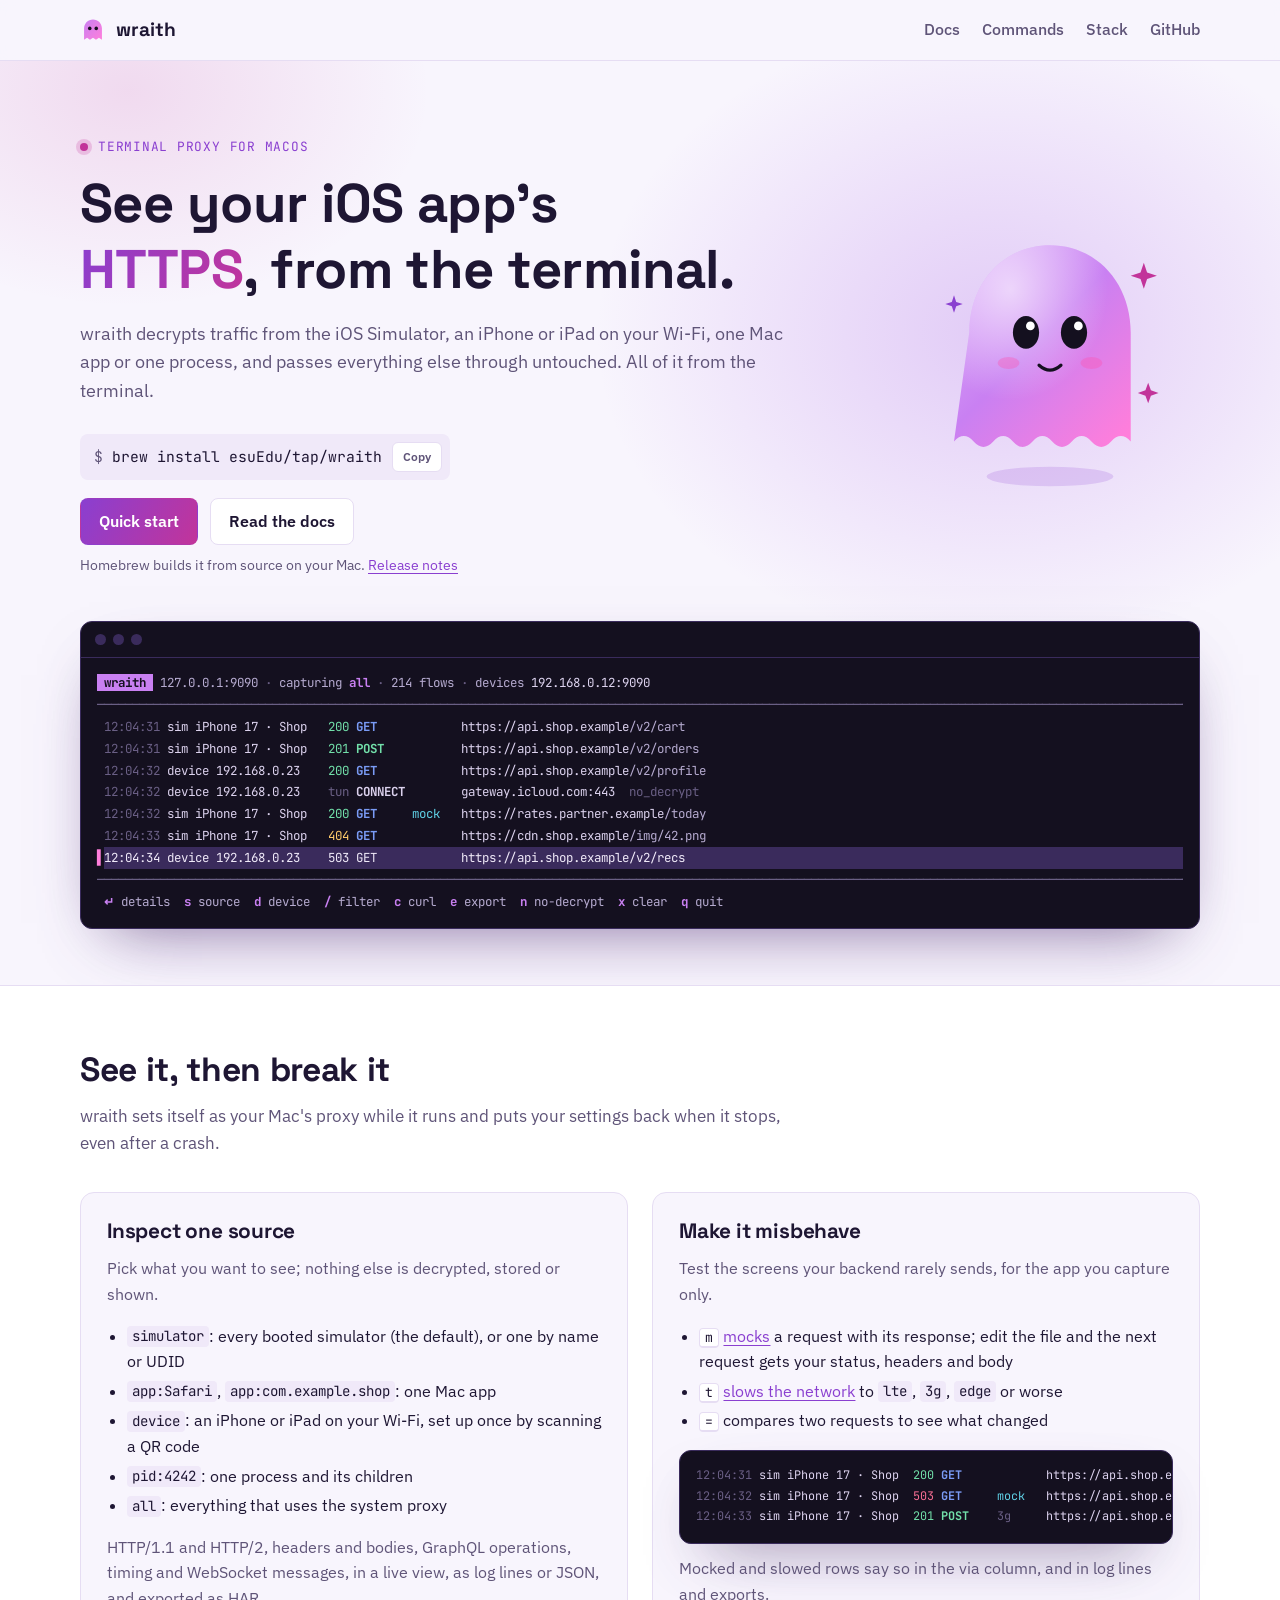
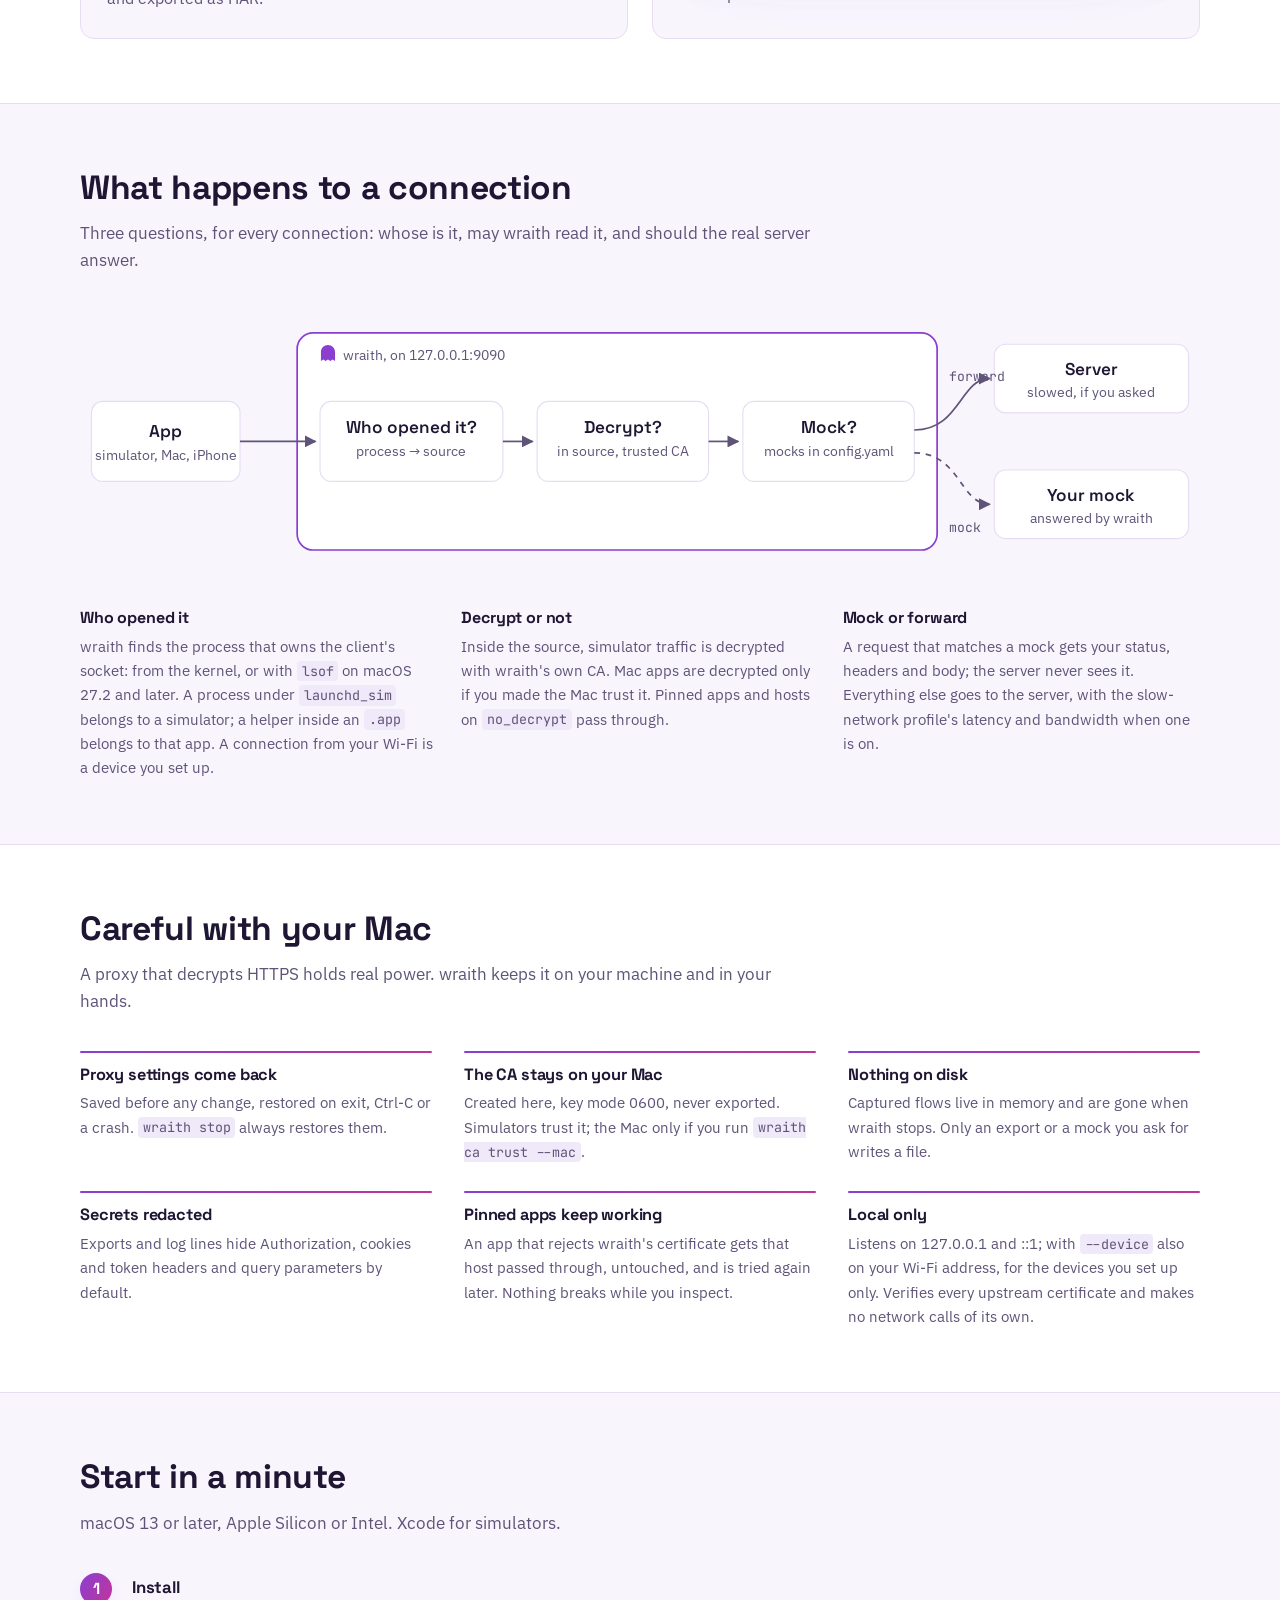
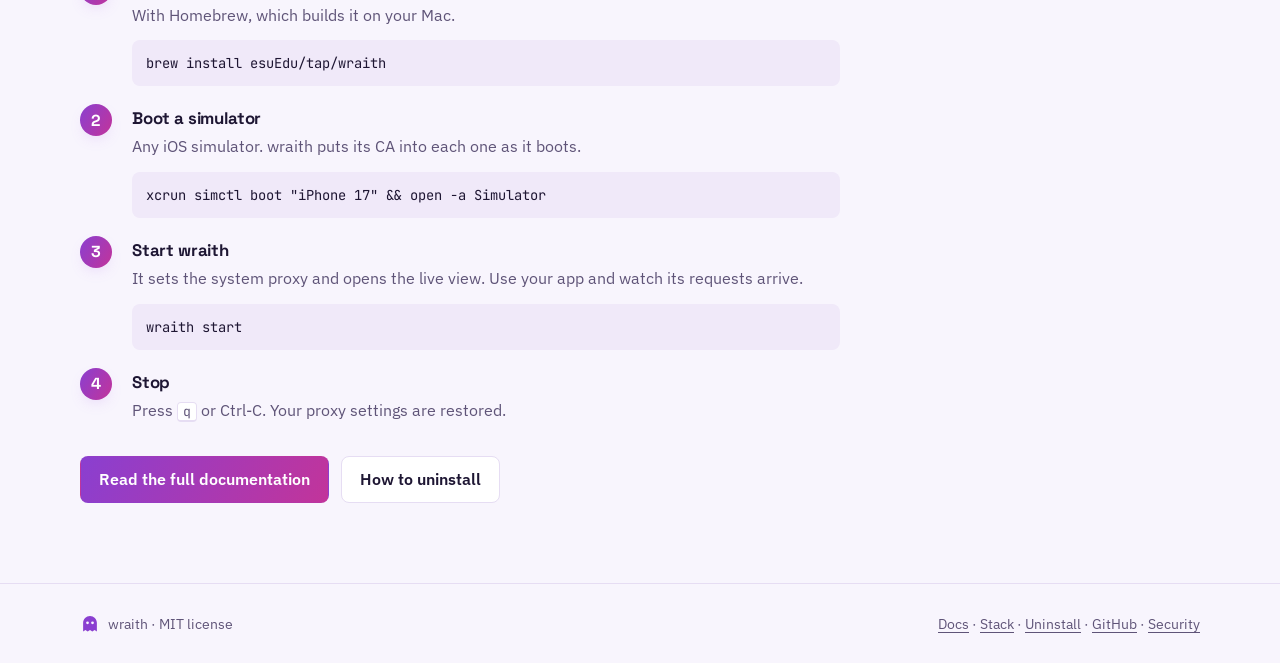
<file: site/index.html>
<!doctype html>
<html lang="en">
<head>
<meta charset="utf-8">
<meta name="viewport" content="width=device-width, initial-scale=1, viewport-fit=cover">
<title>wraith · terminal proxy for macOS</title>
<meta name="description" content="wraith is a terminal proxy for macOS: inspect HTTPS from the iOS Simulator, an iPhone or iPad on your Wi-Fi, one Mac app or one process.">
<link rel="icon" href="assets/favicon.png?v=3" type="image/png" sizes="64x64">
<link rel="icon" href="assets/favicon.svg?v=3" type="image/svg+xml">
<link rel="apple-touch-icon" href="assets/apple-touch-icon.png?v=3">
<meta name="theme-color" content="#14101f">
<link rel="preconnect" href="https://fonts.googleapis.com">
<link rel="preconnect" href="https://fonts.gstatic.com" crossorigin>
<link rel="stylesheet" href="https://fonts.googleapis.com/css2?family=IBM+Plex+Sans:wght@400;500;600&family=JetBrains+Mono:wght@400;500;600&family=Space+Grotesk:wght@500;600;700&display=swap">
<link rel="stylesheet" href="assets/style.css">
</head>
<body>

<header class="site-header gutter">
  <div class="container">
    <a class="brand" href="./" aria-label="wraith home">
      <svg viewBox="0 0 32 32" aria-hidden="true"><defs><linearGradient id="brand-g" x1="0" y1="0" x2="1" y2="1"><stop offset="0" stop-color="#c980f2"/><stop offset="1" stop-color="#ff7edb"/></linearGradient></defs><path d="M16 3C9.9 3 5 7.9 5 14v14l3.7-2.6L12.3 28l3.7-2.6 3.7 2.6 3.6-2.6L27 28V14C27 7.9 22.1 3 16 3z" fill="url(#brand-g)"/><circle cx="12" cy="14" r="2.2" fill="#14101f"/><circle cx="20" cy="14" r="2.2" fill="#14101f"/></svg>
      wraith
    </a>
    <nav aria-label="Main">
      <a href="docs/">Docs</a>
      <a class="wide-only" href="docs/#commands">Commands</a>
      <a href="stack/">Stack</a>
      <a href="https://github.com/esuEdu/wraith">GitHub</a>
    </nav>
  </div>
</header>

<main>
  <section class="hero gutter">
    <div class="container">
      <div class="copy-col">
        <p class="eyebrow">Terminal proxy for macOS</p>
        <h1>See your iOS app's <span class="hl">HTTPS</span>, from the terminal.</h1>
        <p class="lead">wraith decrypts traffic from the iOS Simulator, an iPhone or iPad on your Wi-Fi, one Mac app or one process, and passes everything else through untouched. All of it from the terminal.</p>
        <div class="install">
          <code><span class="prompt">$ </span>brew install esuEdu/tap/wraith</code>
          <button class="copy" type="button" data-copy="brew install esuEdu/tap/wraith">Copy</button>
        </div>
        <div class="actions">
          <a class="button primary" href="docs/#quick-start">Quick start</a>
          <a class="button" href="docs/">Read the docs</a>
        </div>
        <p class="note">Homebrew builds it from source on your Mac. <a href="https://github.com/esuEdu/wraith/releases/latest">Release notes</a></p>
      </div>

      <div class="mascot" aria-hidden="true">
        <svg viewBox="0 0 220 250">
          <defs>
            <linearGradient id="mascot-g" x1="0" y1="0" x2="0.9" y2="1"><stop offset="0" stop-color="#dcb2fa"/><stop offset="0.5" stop-color="#c980f2"/><stop offset="1" stop-color="#ff7edb"/></linearGradient>
            <radialGradient id="mascot-shine" cx="0.32" cy="0.22" r="0.55"><stop offset="0" stop-color="#ffffff" stop-opacity="0.6"/><stop offset="1" stop-color="#ffffff" stop-opacity="0"/></radialGradient>
          </defs>
          <ellipse class="shadow" cx="110" cy="236" rx="58" ry="9"/>
          <g class="body">
            <path d="M36 104C36 58 68 24 110 24s74 34 74 80v100q-9-10-18 0t-18 0q-9-10-18 0t-18 0q-9-10-18 0t-18 0q-9-10-18 0t-18 0q-9-10-18 0z" fill="url(#mascot-g)"/>
            <path d="M36 104C36 58 68 24 110 24s74 34 74 80v100q-9-10-18 0t-18 0q-9-10-18 0t-18 0q-9-10-18 0t-18 0q-9-10-18 0t-18 0q-9-10-18 0z" fill="url(#mascot-shine)"/>
            <g class="eyes"><ellipse cx="88" cy="104" rx="12" ry="15" fill="#14101f"/><ellipse cx="132" cy="104" rx="12" ry="15" fill="#14101f"/><circle cx="92" cy="98" r="4" fill="#fff"/><circle cx="136" cy="98" r="4" fill="#fff"/></g>
            <ellipse cx="72" cy="132" rx="10" ry="5.5" fill="#ff4fb0" opacity="0.35"/>
            <ellipse cx="148" cy="132" rx="10" ry="5.5" fill="#ff4fb0" opacity="0.35"/>
            <path d="M100 134q10 9 20 0" stroke="#14101f" stroke-width="3" fill="none" stroke-linecap="round"/>
          </g>
          <path class="spark" d="M196 40l3 9 9 3-9 3-3 9-3-9-9-3 9-3z"/>
          <path class="spark b" d="M22 70l2 6 6 2-6 2-2 6-2-6-6-2 6-2z"/>
          <path class="spark c" d="M200 150l2.5 7 7 2.5-7 2.5-2.5 7-2.5-7-7-2.5 7-2.5z"/>
        </svg>
      </div>

      <figure class="terminal" aria-label="The wraith live view, showing flows from an app in the iPhone 17 simulator and from an iPhone on the same Wi-Fi">
        <div class="chrome" aria-hidden="true"><i></i><i></i><i></i></div>
<pre><span class="t-badge"> wraith </span> <span class="t-soft">127.0.0.1:9090</span><span class="t-dim"> · </span><span class="t-soft">capturing </span><span class="t-acc"><b>all</b></span><span class="t-dim"> · </span><span class="t-soft"><span id="live-count">214</span> flows</span><span class="t-dim"> · </span><span class="t-soft">devices </span>192.168.0.12:9090
<span class="t-dim t-rule">────────────────────────────────────────────────────────────────────────────────────────────────────────────────────────────────────────────────────────────────────────────────────────────────────────</span>
<span id="live-rows"><span class="live-row"> <span class="t-dim">12:04:31</span> sim iPhone 17 · Shop   <span class="t-ok">200</span> <span class="t-get">GET    </span>        https://api.shop.example<span class="t-soft">/v2/cart</span>
</span><span class="live-row"> <span class="t-dim">12:04:31</span> sim iPhone 17 · Shop   <span class="t-ok">201</span> <span class="t-post">POST   </span>        https://api.shop.example<span class="t-soft">/v2/orders</span>
</span><span class="live-row"> <span class="t-dim">12:04:32</span> device 192.168.0.23    <span class="t-ok">200</span> <span class="t-get">GET    </span>        https://api.shop.example<span class="t-soft">/v2/profile</span>
</span><span class="live-row"> <span class="t-dim">12:04:32</span> device 192.168.0.23    <span class="t-dim">tun</span> <b>CONNECT</b>        gateway.icloud.com:443<span class="t-soft"></span>  <span class="t-dim">no_decrypt</span>
</span><span class="live-row"> <span class="t-dim">12:04:32</span> sim iPhone 17 · Shop   <span class="t-ok">200</span> <span class="t-get">GET    </span> <span class="t-mag">mock  </span> https://rates.partner.example<span class="t-soft">/today</span>
</span><span class="live-row"> <span class="t-dim">12:04:33</span> sim iPhone 17 · Shop   <span class="t-warn">404</span> <span class="t-get">GET    </span>        https://cdn.shop.example<span class="t-soft">/img/42.png</span>
</span><span class="live-row"><span class="t-mark">▌</span><span class="t-sel">12:04:34 device 192.168.0.23    503 GET            https://api.shop.example/v2/recs</span>
</span></span><span class="t-dim t-rule">────────────────────────────────────────────────────────────────────────────────────────────────────────────────────────────────────────────────────────────────────────────────────────────────────────</span>
 <span class="t-acc"><b>↵</b></span> <span class="t-soft">details</span>  <span class="t-acc"><b>s</b></span> <span class="t-soft">source</span>  <span class="t-acc"><b>d</b></span> <span class="t-soft">device</span>  <span class="t-acc"><b>/</b></span> <span class="t-soft">filter</span>  <span class="t-acc"><b>c</b></span> <span class="t-soft">curl</span>  <span class="t-acc"><b>e</b></span> <span class="t-soft">export</span>  <span class="t-acc"><b>n</b></span> <span class="t-soft">no-decrypt</span>  <span class="t-acc"><b>x</b></span> <span class="t-soft">clear</span>  <span class="t-acc"><b>q</b></span> <span class="t-soft">quit</span></pre>
      </figure>
    </div>
  </section>

  <section class="band alt gutter" aria-labelledby="jobs-title">
    <div class="container">
      <h2 id="jobs-title">See it, then break it</h2>
      <p class="intro">wraith sets itself as your Mac's proxy while it runs and puts your settings back when it stops, even after a crash.</p>
      <div class="jobs">
        <div class="job">
          <h3>Inspect one source</h3>
          <p>Pick what you want to see; nothing else is decrypted, stored or shown.</p>
          <ul>
            <li><code>simulator</code>: every booted simulator (the default), or one by name or UDID</li>
            <li><code>app:Safari</code>, <code>app:com.example.shop</code>: one Mac app</li>
            <li><code>device</code>: an iPhone or iPad on your Wi-Fi, set up once by scanning a QR code</li>
            <li><code>pid:4242</code>: one process and its children</li>
            <li><code>all</code>: everything that uses the system proxy</li>
          </ul>
          <p>HTTP/1.1 and HTTP/2, headers and bodies, GraphQL operations, timing and WebSocket messages, in a live view, as log lines or JSON, and exported as HAR.</p>
        </div>
        <div class="job">
          <h3>Make it misbehave</h3>
          <p>Test the screens your backend rarely sends, for the app you capture only.</p>
          <ul>
            <li><kbd>m</kbd> <a href="docs/#mocks">mocks</a> a request with its response; edit the file and the next request gets your status, headers and body</li>
            <li><kbd>t</kbd> <a href="docs/#slow-network">slows the network</a> to <code>lte</code>, <code>3g</code>, <code>edge</code> or worse</li>
            <li><kbd>=</kbd> compares two requests to see what changed</li>
          </ul>
          <div class="terminal">
<pre><span class="t-dim">12:04:31</span> sim iPhone 17 · Shop  <span class="t-ok">200</span> <span class="t-get">GET    </span>        https://api.shop.example/v2/cart
<span class="t-dim">12:04:32</span> sim iPhone 17 · Shop  <span class="t-bad">503</span> <span class="t-get">GET    </span> <span class="t-mag">mock  </span> https://api.shop.example/v2/recs
<span class="t-dim">12:04:33</span> sim iPhone 17 · Shop  <span class="t-ok">201</span> <span class="t-post">POST   </span> <span class="t-dim">3g    </span> https://api.shop.example/v2/order</pre>
          </div>
          <p>Mocked and slowed rows say so in the via column, and in log lines and exports.</p>
        </div>
      </div>
    </div>
  </section>

  <section class="band gutter" aria-labelledby="flow-title">
    <div class="container">
      <h2 id="flow-title">What happens to a connection</h2>
      <p class="intro">Three questions, for every connection: whose is it, may wraith read it, and should the real server answer.</p>
      <div class="flow-wrap">
        <svg class="flow" viewBox="0 0 980 230" role="img" aria-labelledby="flow-svg-title">
          <title id="flow-svg-title">An app connects to wraith; wraith asks who opened the connection, whether to decrypt it, and whether a mock answers it; otherwise it forwards the request to the server, slowed down if you asked.</title>
          <defs><marker id="arrow" viewBox="0 0 10 10" refX="9" refY="5" markerWidth="7" markerHeight="7" orient="auto-start-reverse"><path d="M0 0L10 5L0 10z" class="tip"/></marker></defs>
          <circle class="packet" r="5"><animateMotion dur="4.2s" repeatCount="indefinite" path="M75 115H655C770 115 770 60 885 60"/></circle>
          <circle class="packet b" r="5"><animateMotion dur="4.2s" begin="-1.4s" repeatCount="indefinite" path="M75 115H655C770 115 770 170 885 170"/></circle>
          <circle class="packet" r="4"><animateMotion dur="4.2s" begin="-2.8s" repeatCount="indefinite" path="M75 115H655C770 115 770 60 885 60"/></circle>
          <rect class="box" x="10" y="80" width="130" height="70" rx="10"/>
          <text class="label" x="75" y="111" text-anchor="middle">App</text>
          <text class="sub" x="75" y="131" text-anchor="middle">simulator, Mac, iPhone</text>

          <rect class="box key" x="190" y="20" width="560" height="190" rx="14" fill="none"/>
          <g class="wraith-mark" transform="translate(208 29) scale(0.56)"><path d="M16 3C9.9 3 5 7.9 5 14v14l3.7-2.6L12.3 28l3.7-2.6 3.7 2.6 3.6-2.6L27 28V14C27 7.9 22.1 3 16 3z" fill="currentColor"/></g>
          <text class="sub" x="230" y="44">wraith, on 127.0.0.1:9090</text>

          <rect class="box" x="210" y="80" width="160" height="70" rx="10"/>
          <text class="label" x="290" y="108" text-anchor="middle">Who opened it?</text>
          <text class="sub" x="290" y="128" text-anchor="middle">process → source</text>

          <rect class="box" x="400" y="80" width="150" height="70" rx="10"/>
          <text class="label" x="475" y="108" text-anchor="middle">Decrypt?</text>
          <text class="sub" x="475" y="128" text-anchor="middle">in source, trusted CA</text>

          <rect class="box" x="580" y="80" width="150" height="70" rx="10"/>
          <text class="label" x="655" y="108" text-anchor="middle">Mock?</text>
          <text class="sub" x="655" y="128" text-anchor="middle">mocks in config.yaml</text>

          <rect class="box" x="800" y="30" width="170" height="60" rx="10"/>
          <text class="label" x="885" y="57" text-anchor="middle">Server</text>
          <text class="sub" x="885" y="76" text-anchor="middle">slowed, if you asked</text>
          <rect class="box" x="800" y="140" width="170" height="60" rx="10"/>
          <text class="label" x="885" y="167" text-anchor="middle">Your mock</text>
          <text class="sub" x="885" y="186" text-anchor="middle">answered by wraith</text>

          <path class="edge" d="M140 115H206" marker-end="url(#arrow)"/>
          <path class="edge" d="M370 115H396" marker-end="url(#arrow)"/>
          <path class="edge" d="M550 115H576" marker-end="url(#arrow)"/>
          <path class="edge" d="M730 105C770 105 770 60 796 60" marker-end="url(#arrow)"/>
          <path class="edge alt" d="M730 125C770 125 770 170 796 170" marker-end="url(#arrow)"/>
          <text class="edge-label" x="760" y="62">forward</text>
          <text class="edge-label" x="760" y="194">mock</text>
        </svg>
      </div>
      <div class="flow-notes">
        <div><h3>Who opened it</h3><p>wraith finds the process that owns the client's socket: from the kernel, or with <code>lsof</code> on macOS 27.2 and later. A process under <code>launchd_sim</code> belongs to a simulator; a helper inside an <code>.app</code> belongs to that app. A connection from your Wi-Fi is a device you set up.</p></div>
        <div><h3>Decrypt or not</h3><p>Inside the source, simulator traffic is decrypted with wraith's own CA. Mac apps are decrypted only if you made the Mac trust it. Pinned apps and hosts on <code>no_decrypt</code> pass through.</p></div>
        <div><h3>Mock or forward</h3><p>A request that matches a mock gets your status, headers and body; the server never sees it. Everything else goes to the server, with the slow-network profile's latency and bandwidth when one is on.</p></div>
      </div>
    </div>
  </section>

  <section class="band alt gutter" aria-labelledby="safe-title">
    <div class="container">
      <h2 id="safe-title">Careful with your Mac</h2>
      <p class="intro">A proxy that decrypts HTTPS holds real power. wraith keeps it on your machine and in your hands.</p>
      <div class="safety">
        <div><h3>Proxy settings come back</h3><p>Saved before any change, restored on exit, Ctrl-C or a crash. <code>wraith stop</code> always restores them.</p></div>
        <div><h3>The CA stays on your Mac</h3><p>Created here, key mode 0600, never exported. Simulators trust it; the Mac only if you run <code>wraith ca trust --mac</code>.</p></div>
        <div><h3>Nothing on disk</h3><p>Captured flows live in memory and are gone when wraith stops. Only an export or a mock you ask for writes a file.</p></div>
        <div><h3>Secrets redacted</h3><p>Exports and log lines hide Authorization, cookies and token headers and query parameters by default.</p></div>
        <div><h3>Pinned apps keep working</h3><p>An app that rejects wraith's certificate gets that host passed through, untouched, and is tried again later. Nothing breaks while you inspect.</p></div>
        <div><h3>Local only</h3><p>Listens on 127.0.0.1 and ::1; with <code>--device</code> also on your Wi-Fi address, for the devices you set up only. Verifies every upstream certificate and makes no network calls of its own.</p></div>
      </div>
    </div>
  </section>

  <section class="band gutter" aria-labelledby="start-title">
    <div class="container">
      <h2 id="start-title">Start in a minute</h2>
      <p class="intro">macOS 13 or later, Apple Silicon or Intel. Xcode for simulators.</p>
      <ol class="steps">
        <li><h3>Install</h3><p>With Homebrew, which builds it on your Mac.</p><pre class="block">brew install esuEdu/tap/wraith</pre></li>
        <li><h3>Boot a simulator</h3><p>Any iOS simulator. wraith puts its CA into each one as it boots.</p><pre class="block">xcrun simctl boot "iPhone 17" &amp;&amp; open -a Simulator</pre></li>
        <li><h3>Start wraith</h3><p>It sets the system proxy and opens the live view. Use your app and watch its requests arrive.</p><pre class="block">wraith start</pre></li>
        <li><h3>Stop</h3><p>Press <kbd>q</kbd> or Ctrl-C. Your proxy settings are restored.</p></li>
      </ol>
      <p class="actions" style="margin-top:28px"><a class="button primary" href="docs/">Read the full documentation</a> <a class="button" href="docs/#uninstall">How to uninstall</a></p>
    </div>
  </section>
</main>

<footer class="site-footer gutter">
  <div class="container">
    <span class="sign"><svg viewBox="0 0 32 32" aria-hidden="true"><path d="M16 3C9.9 3 5 7.9 5 14v14l3.7-2.6L12.3 28l3.7-2.6 3.7 2.6 3.6-2.6L27 28V14C27 7.9 22.1 3 16 3z" fill="currentColor"/><circle cx="12" cy="14" r="2.2" fill="var(--bg)"/><circle cx="20" cy="14" r="2.2" fill="var(--bg)"/></svg> wraith · MIT license</span>
    <span><a href="docs/">Docs</a> · <a href="stack/">Stack</a> · <a href="docs/#uninstall">Uninstall</a> · <a href="https://github.com/esuEdu/wraith">GitHub</a> · <a href="https://github.com/esuEdu/wraith/security/policy">Security</a></span>
  </div>
</footer>

<script src="assets/site.js"></script>
</body>
</html>
</file>
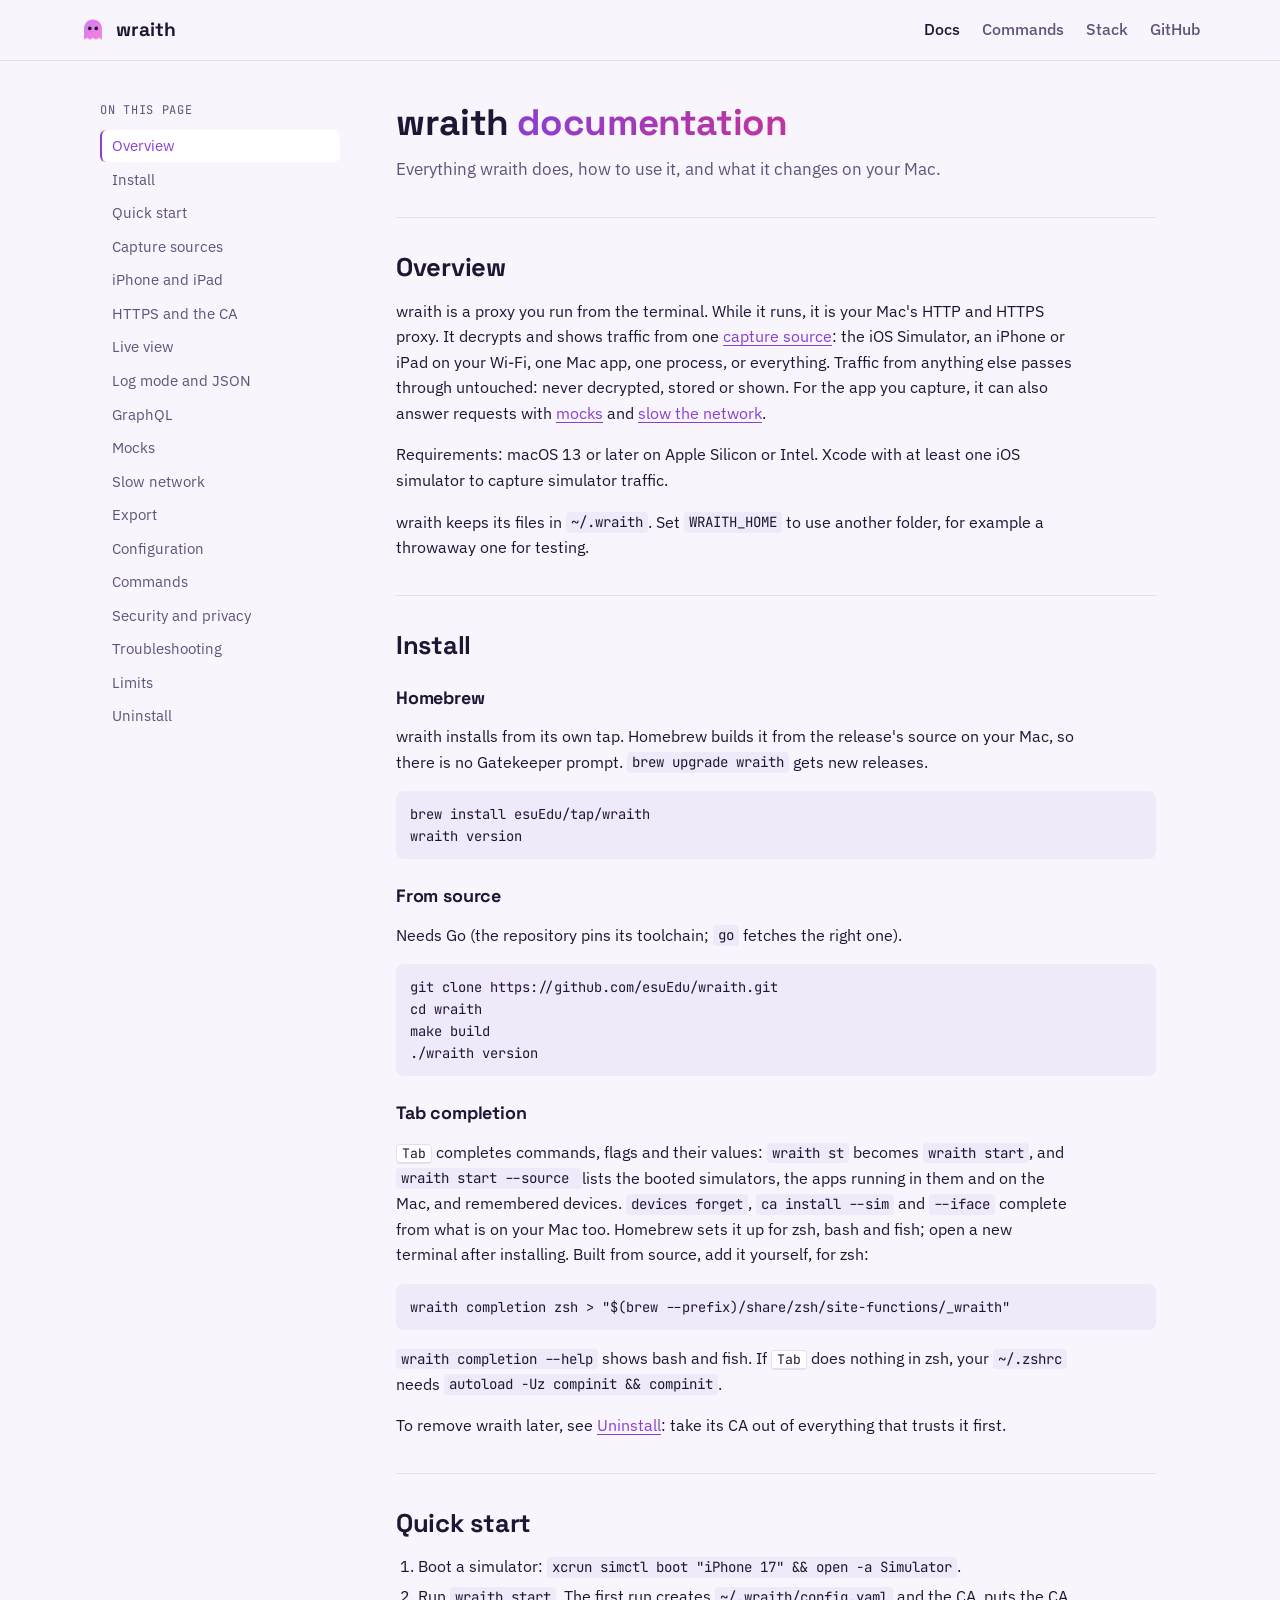
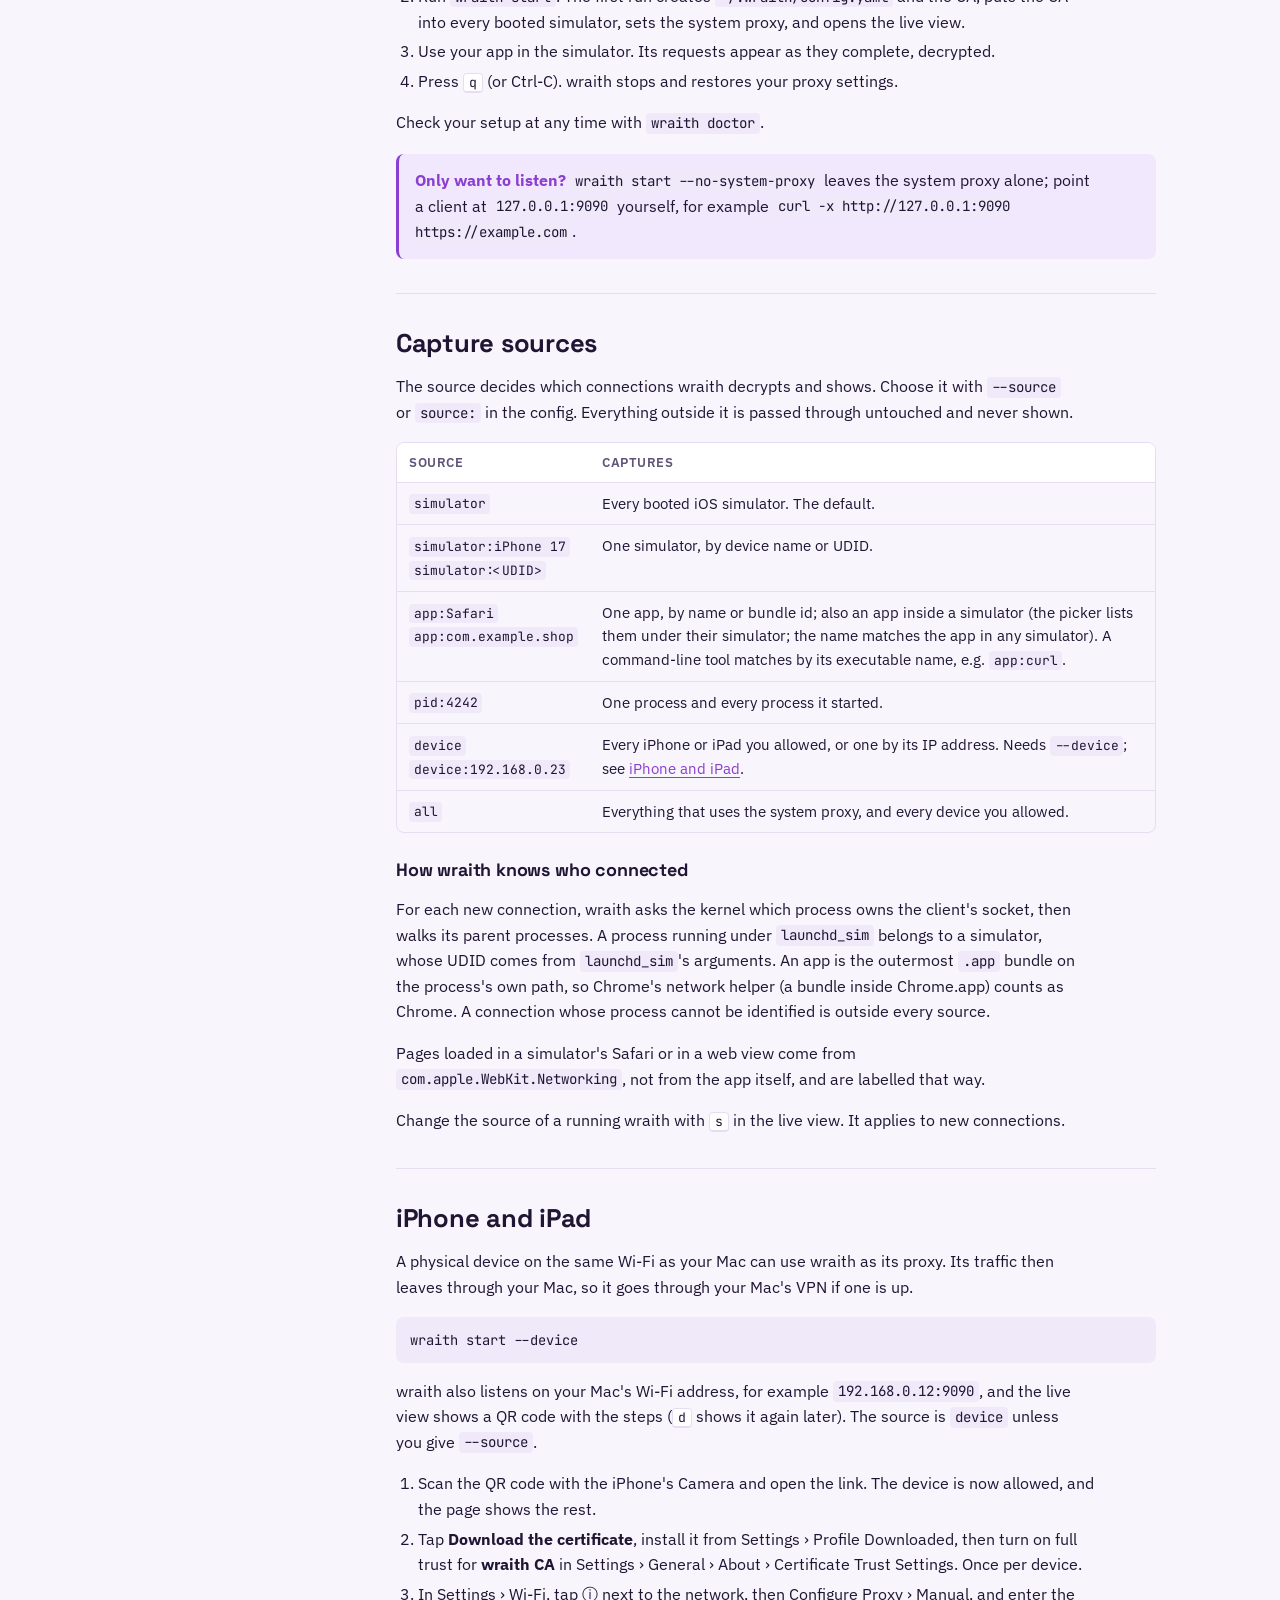
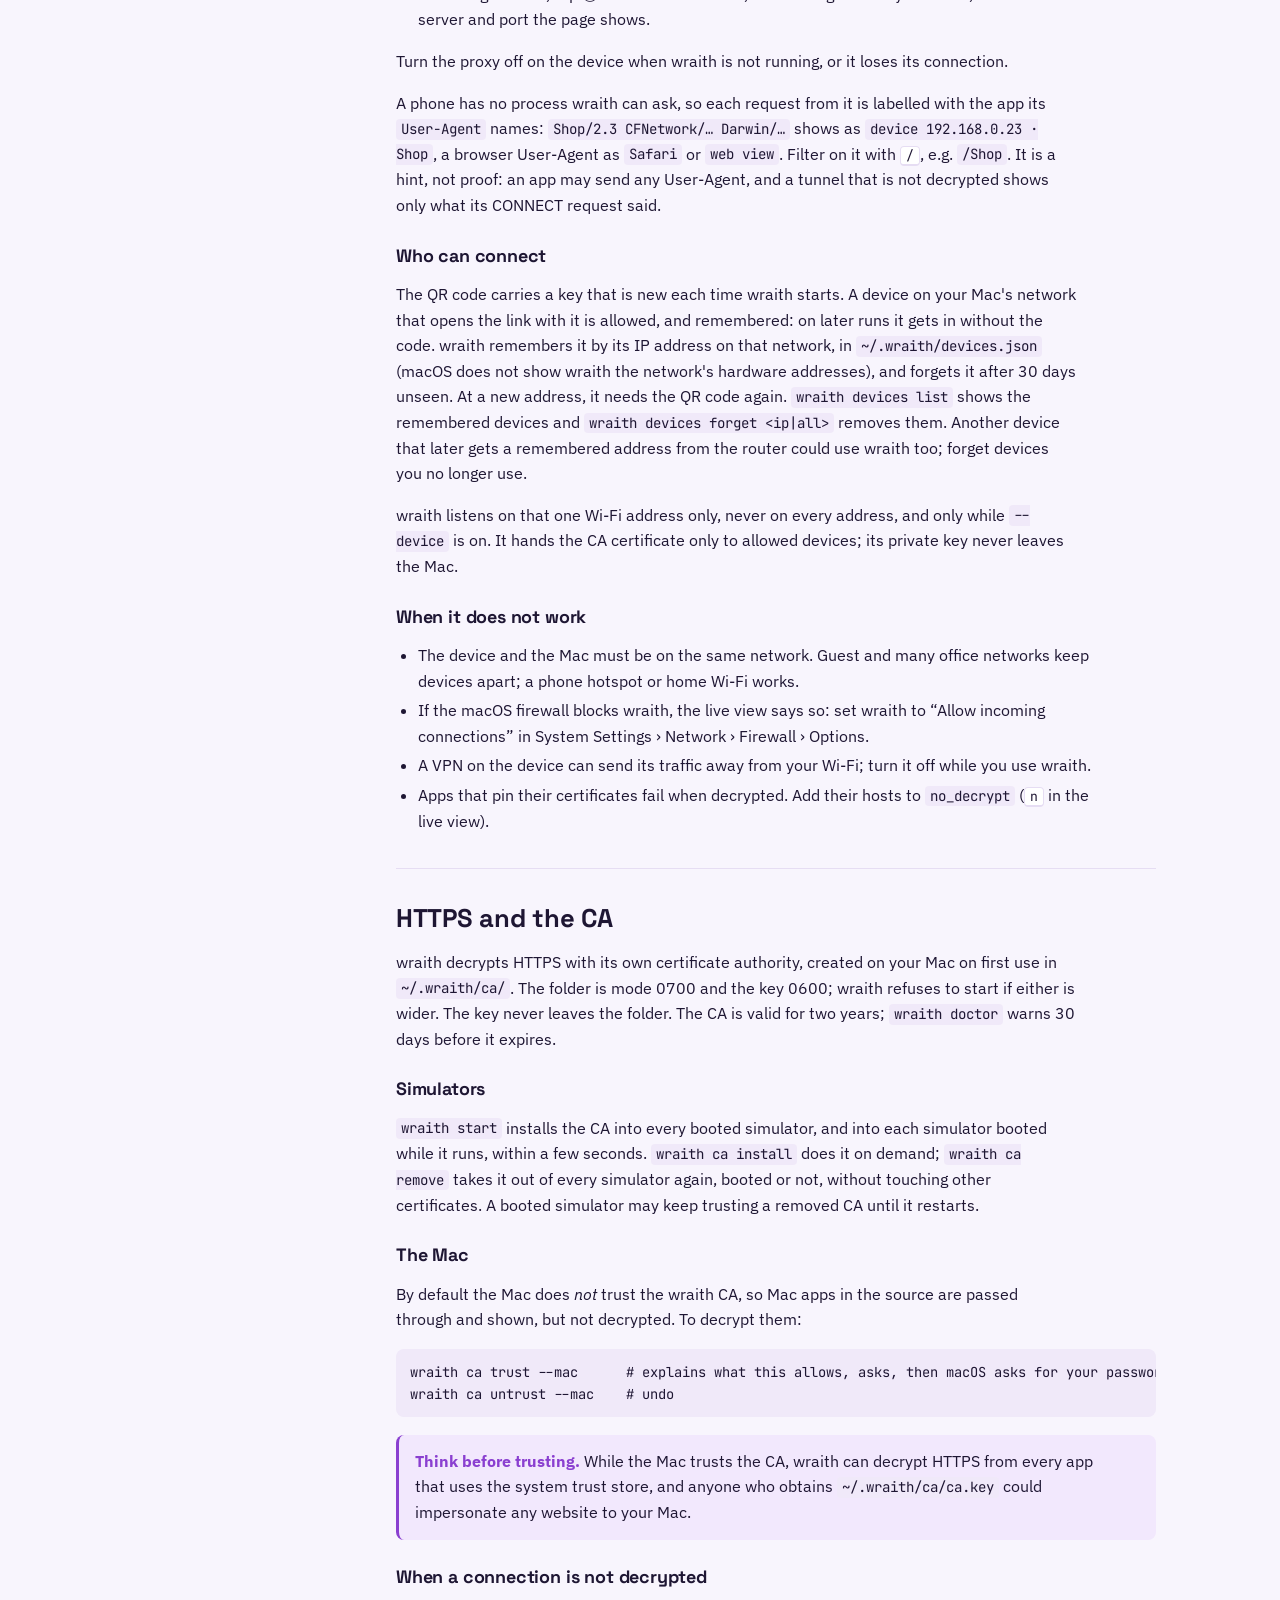
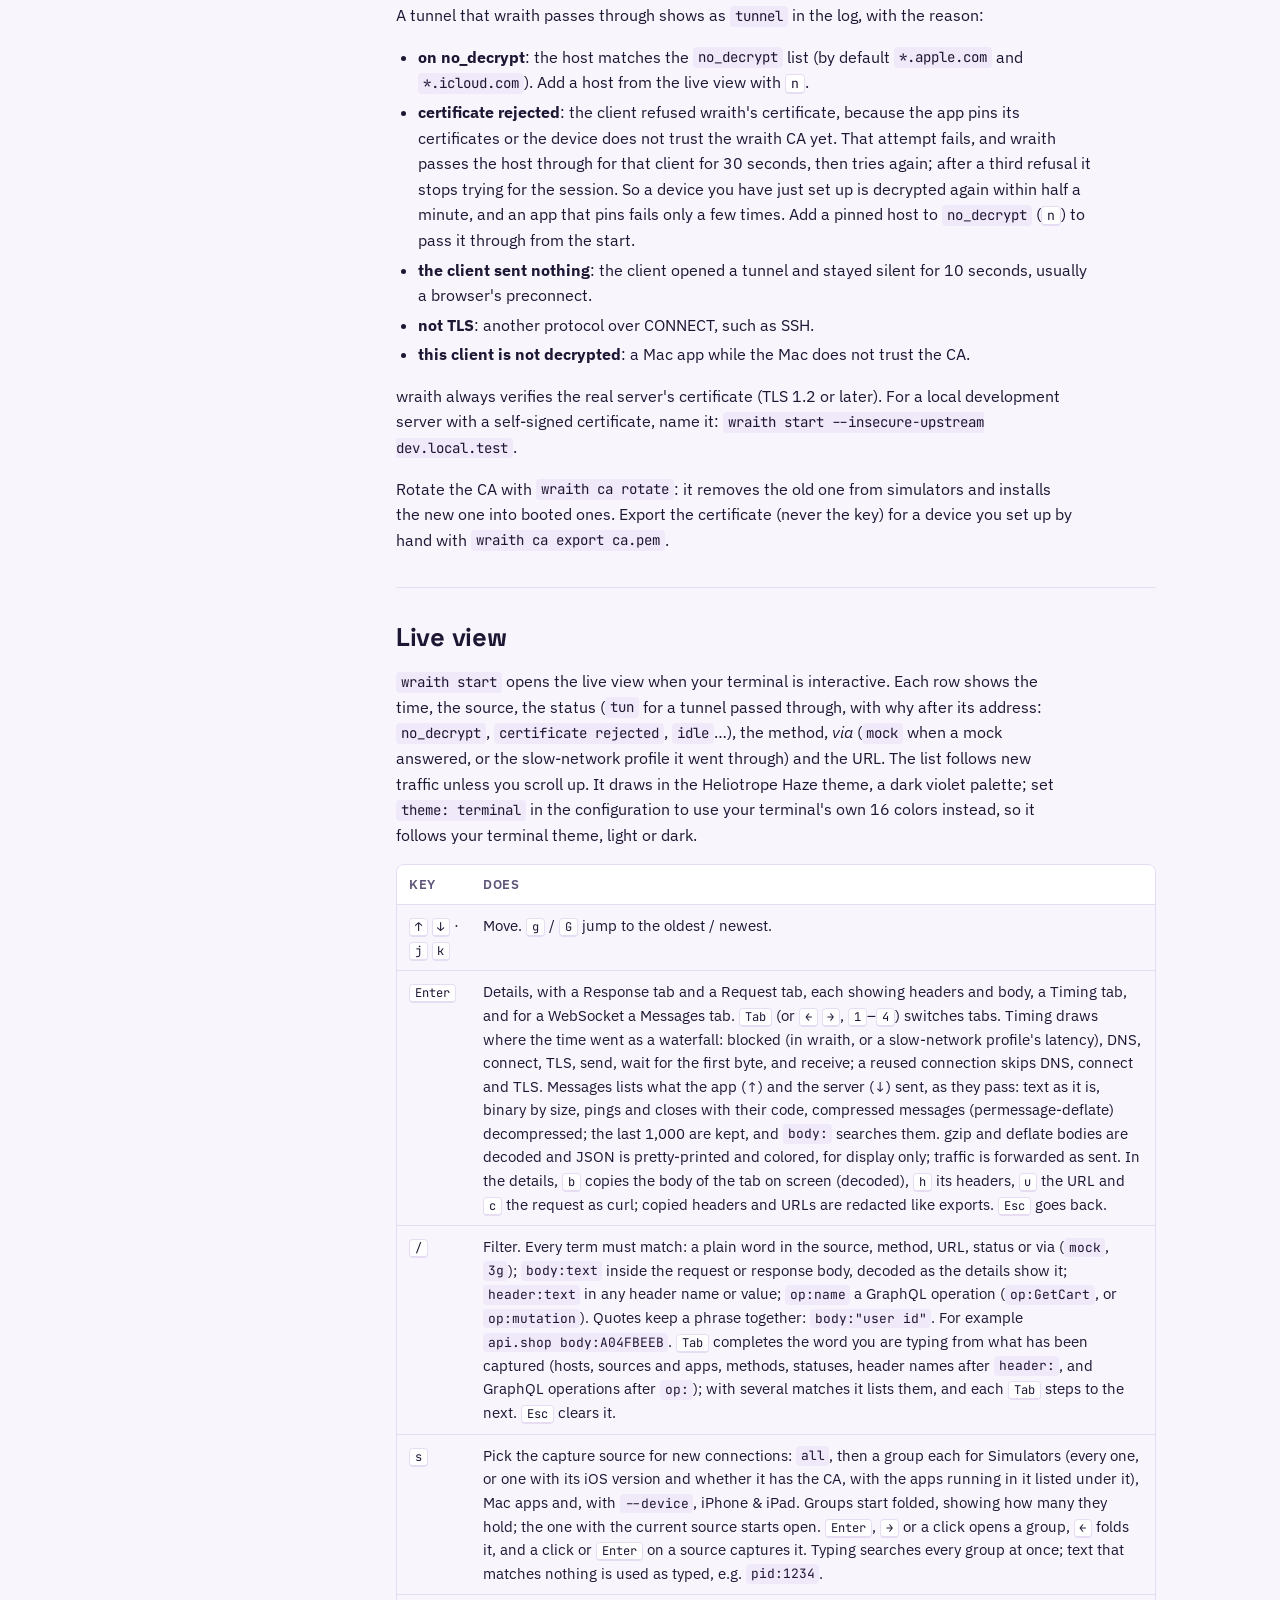
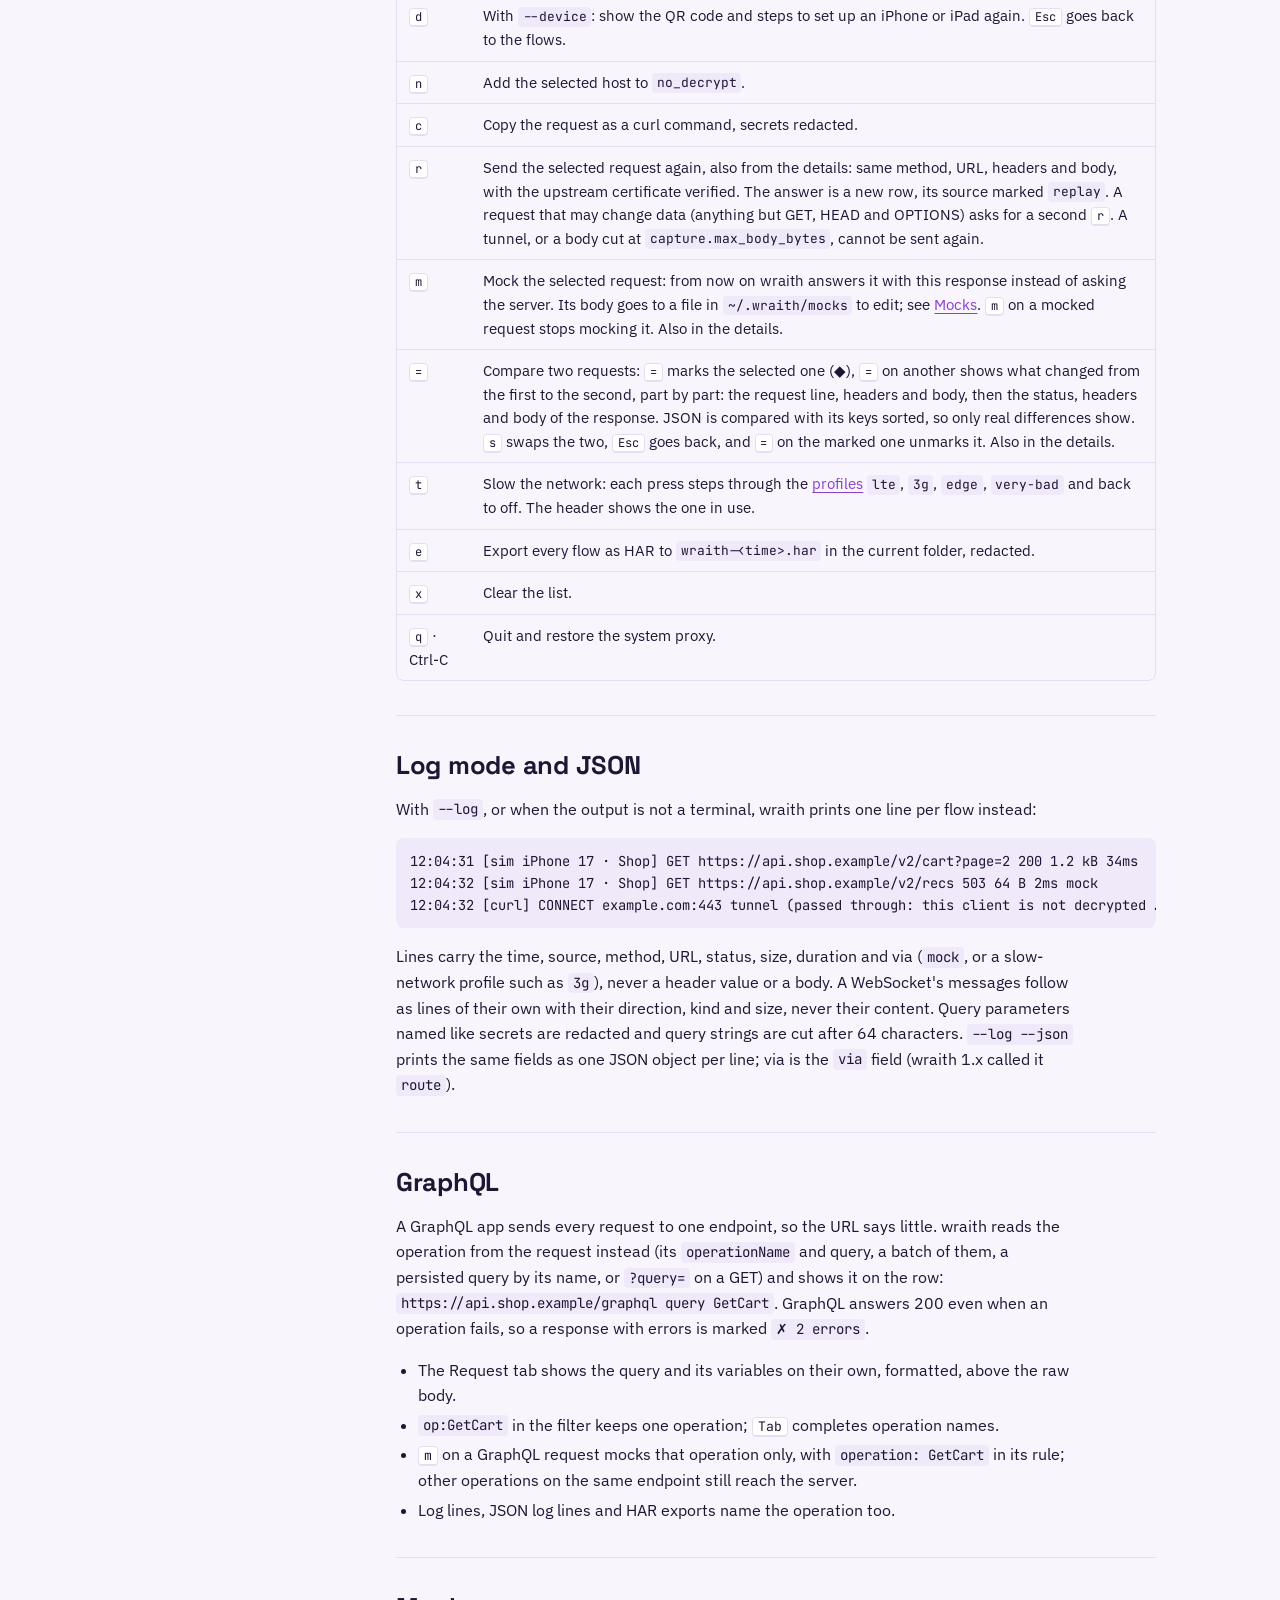
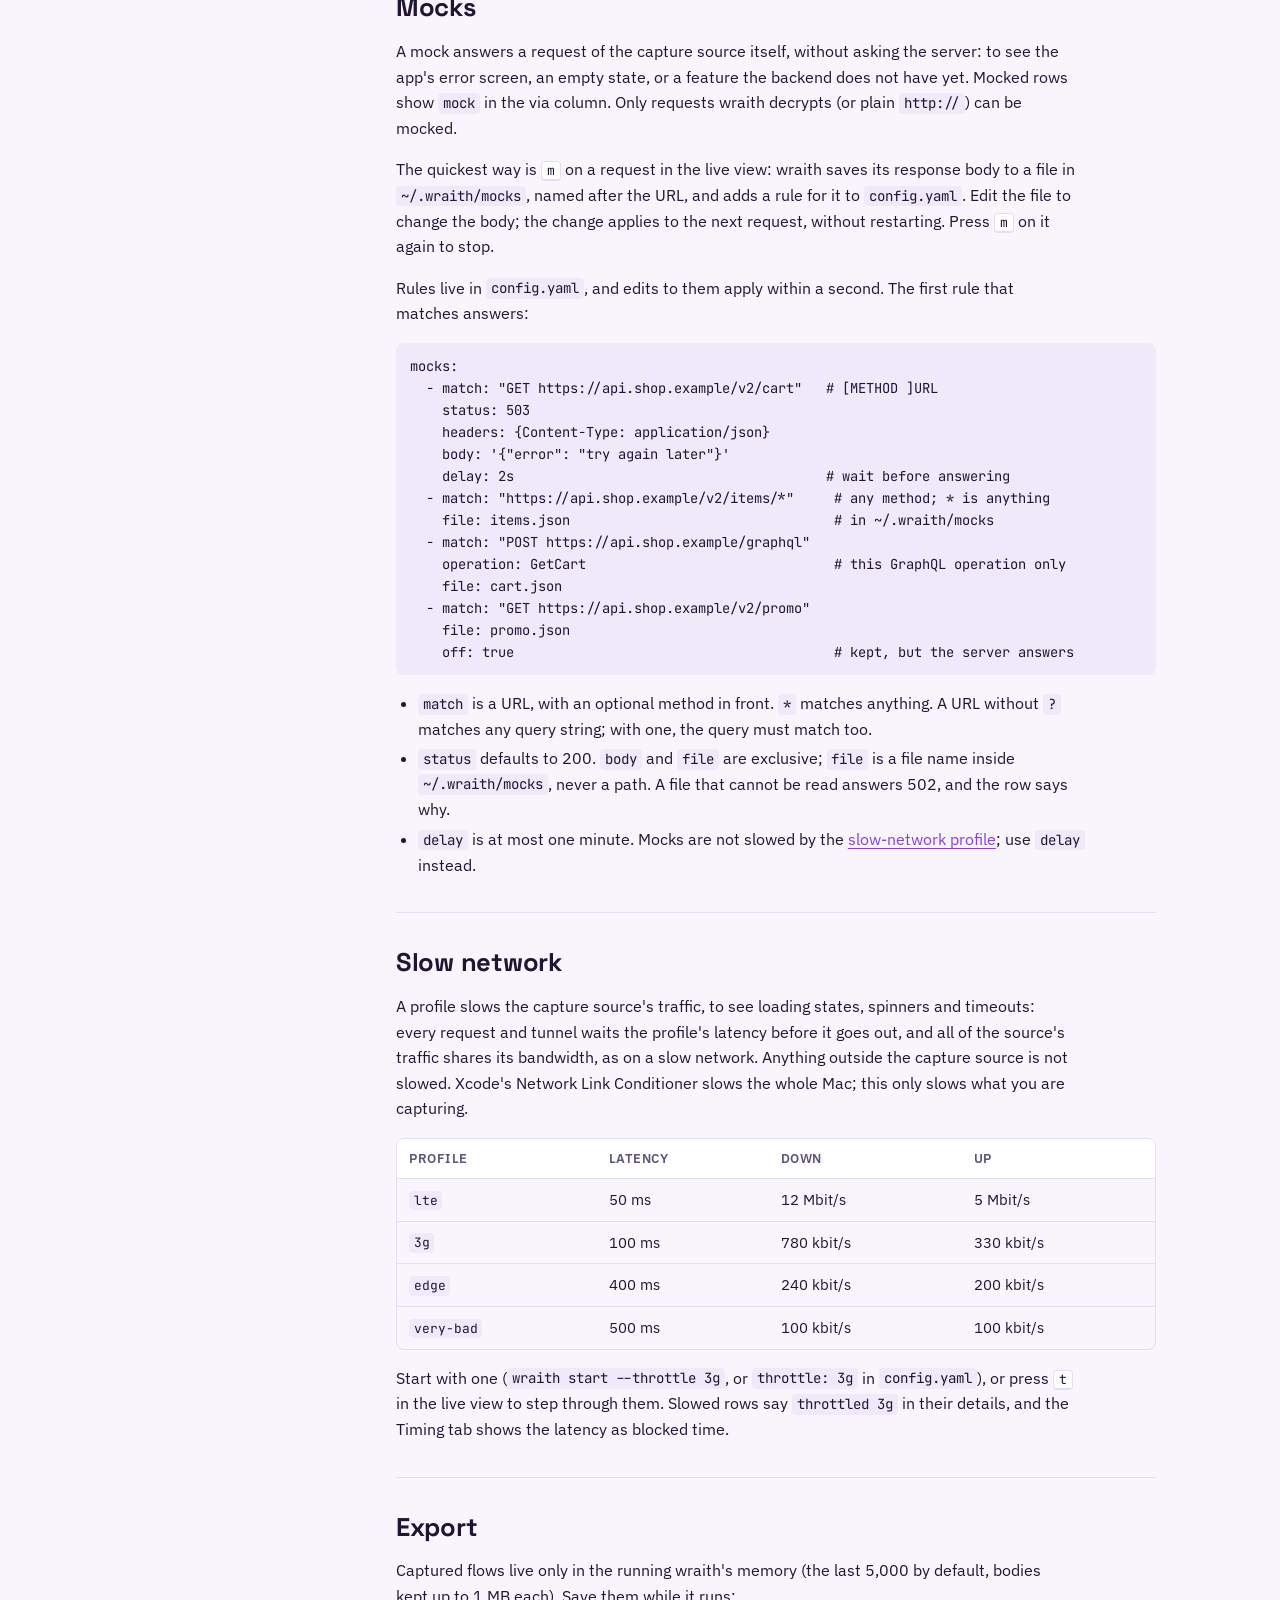
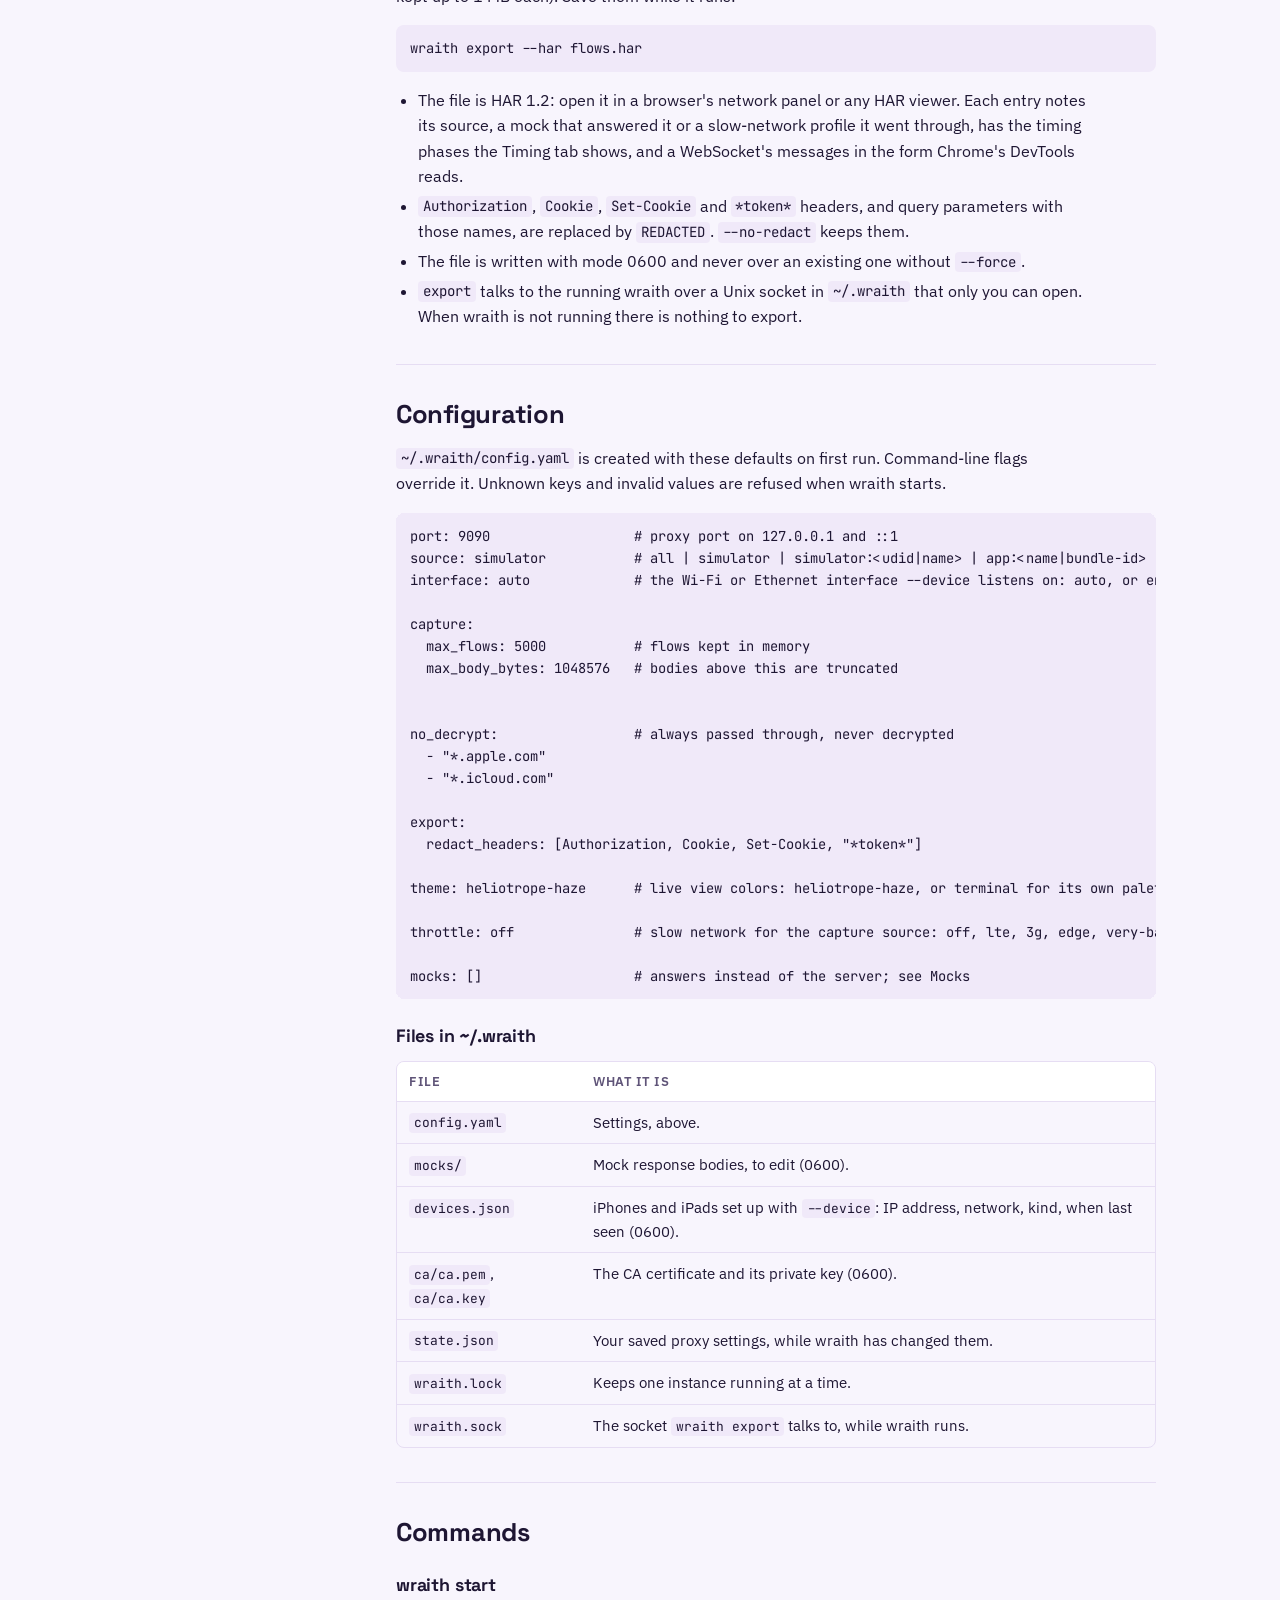
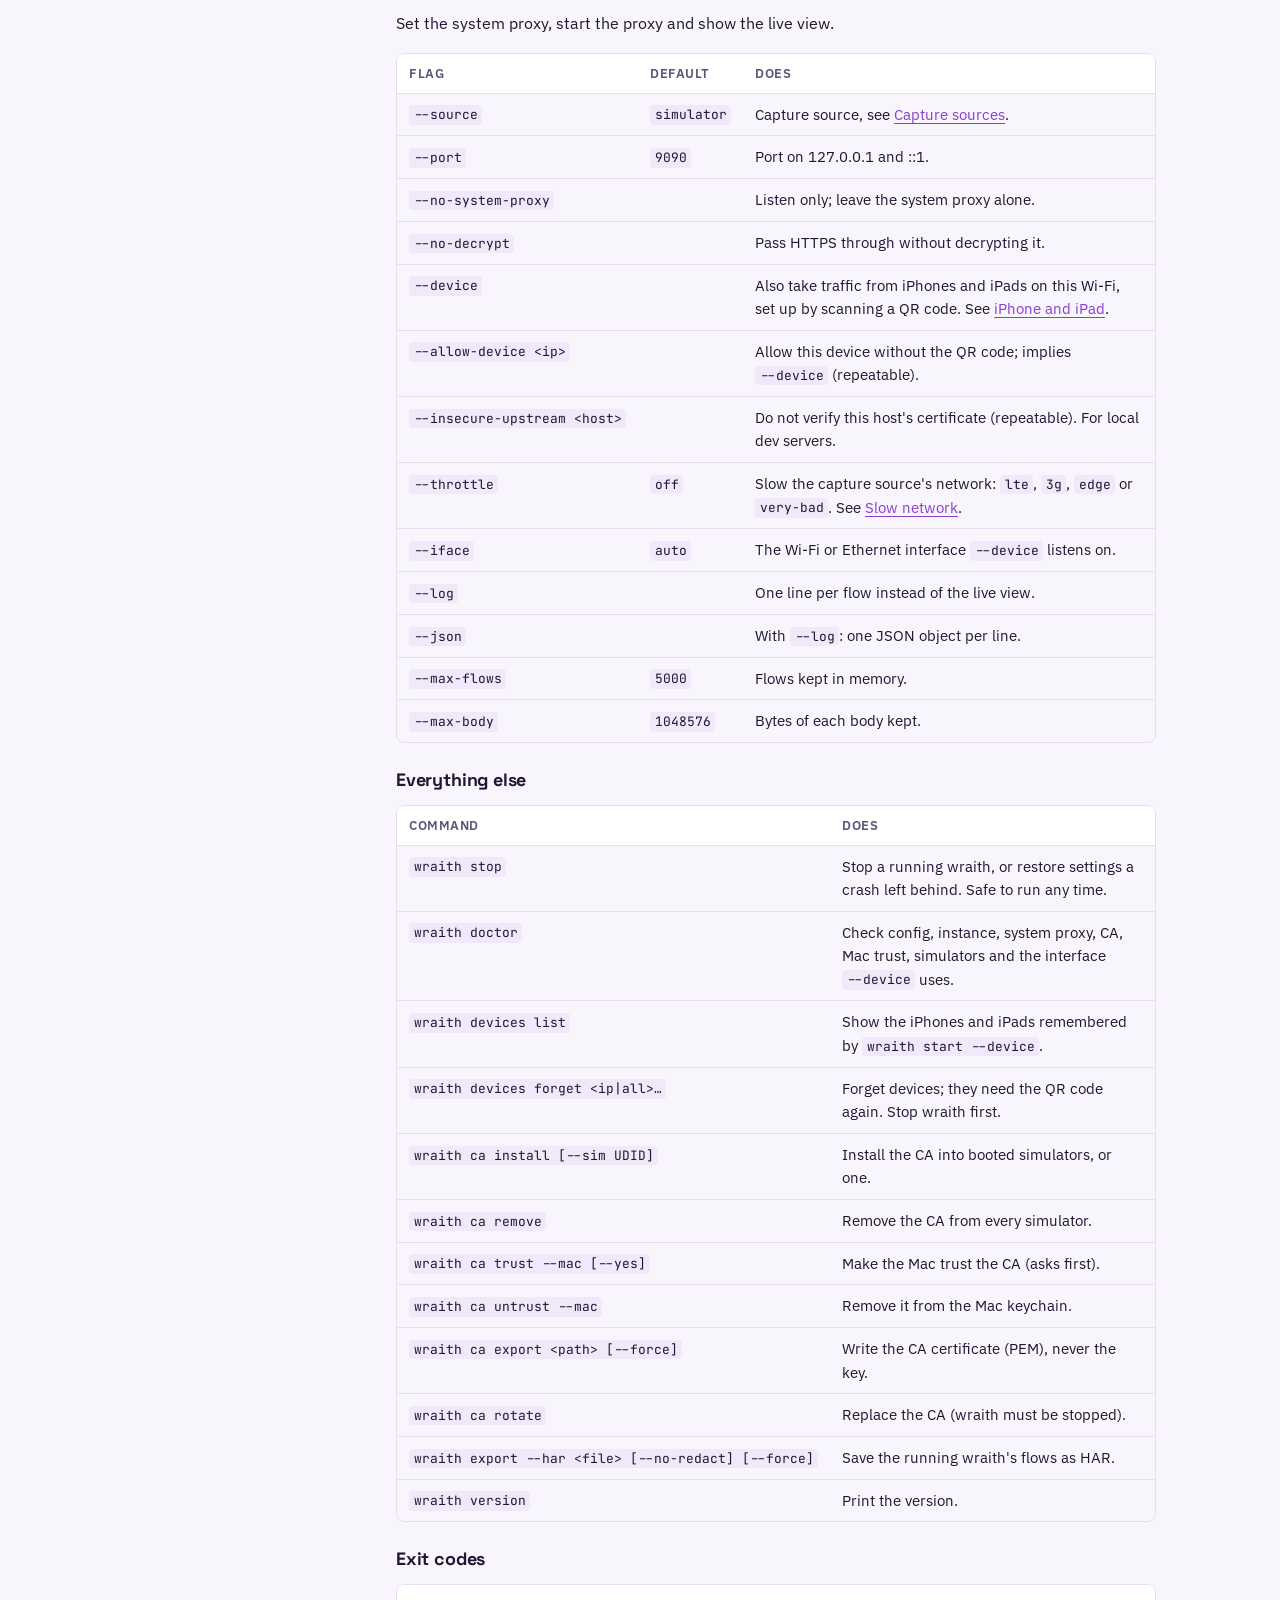
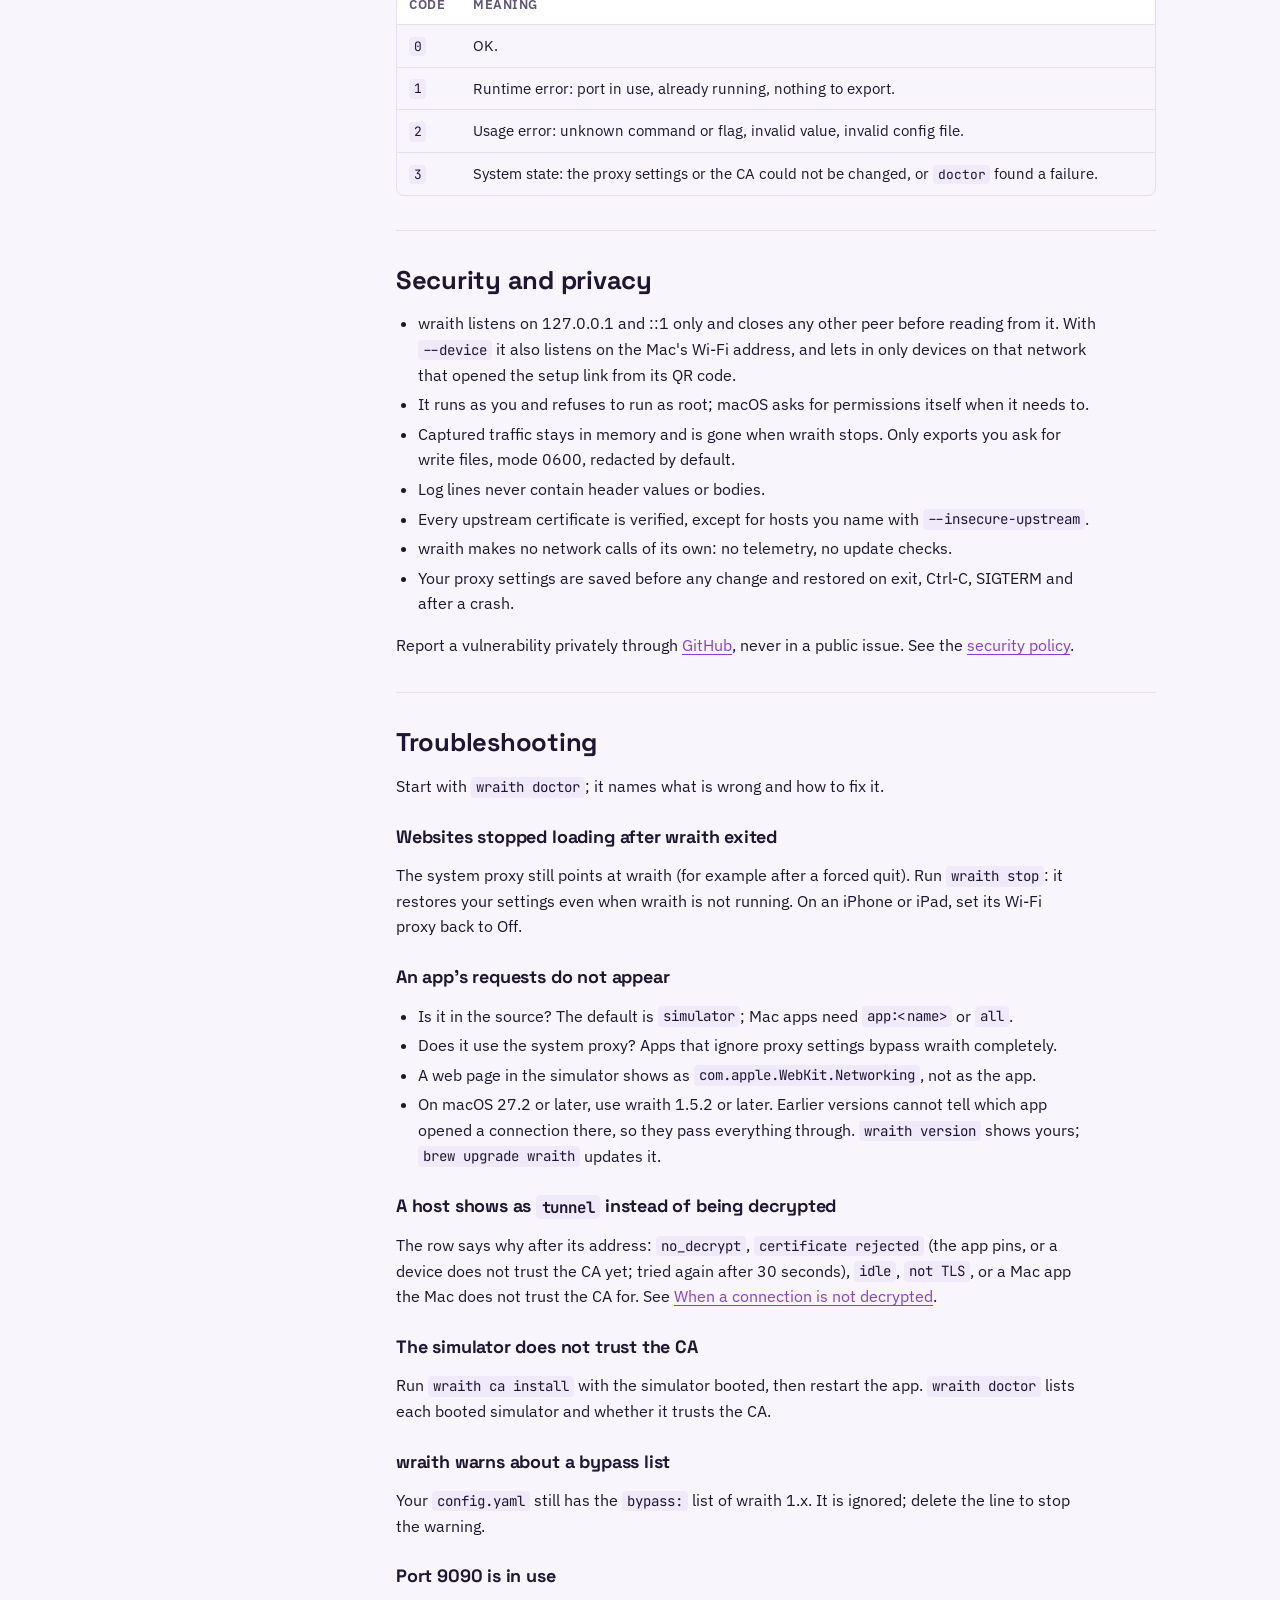
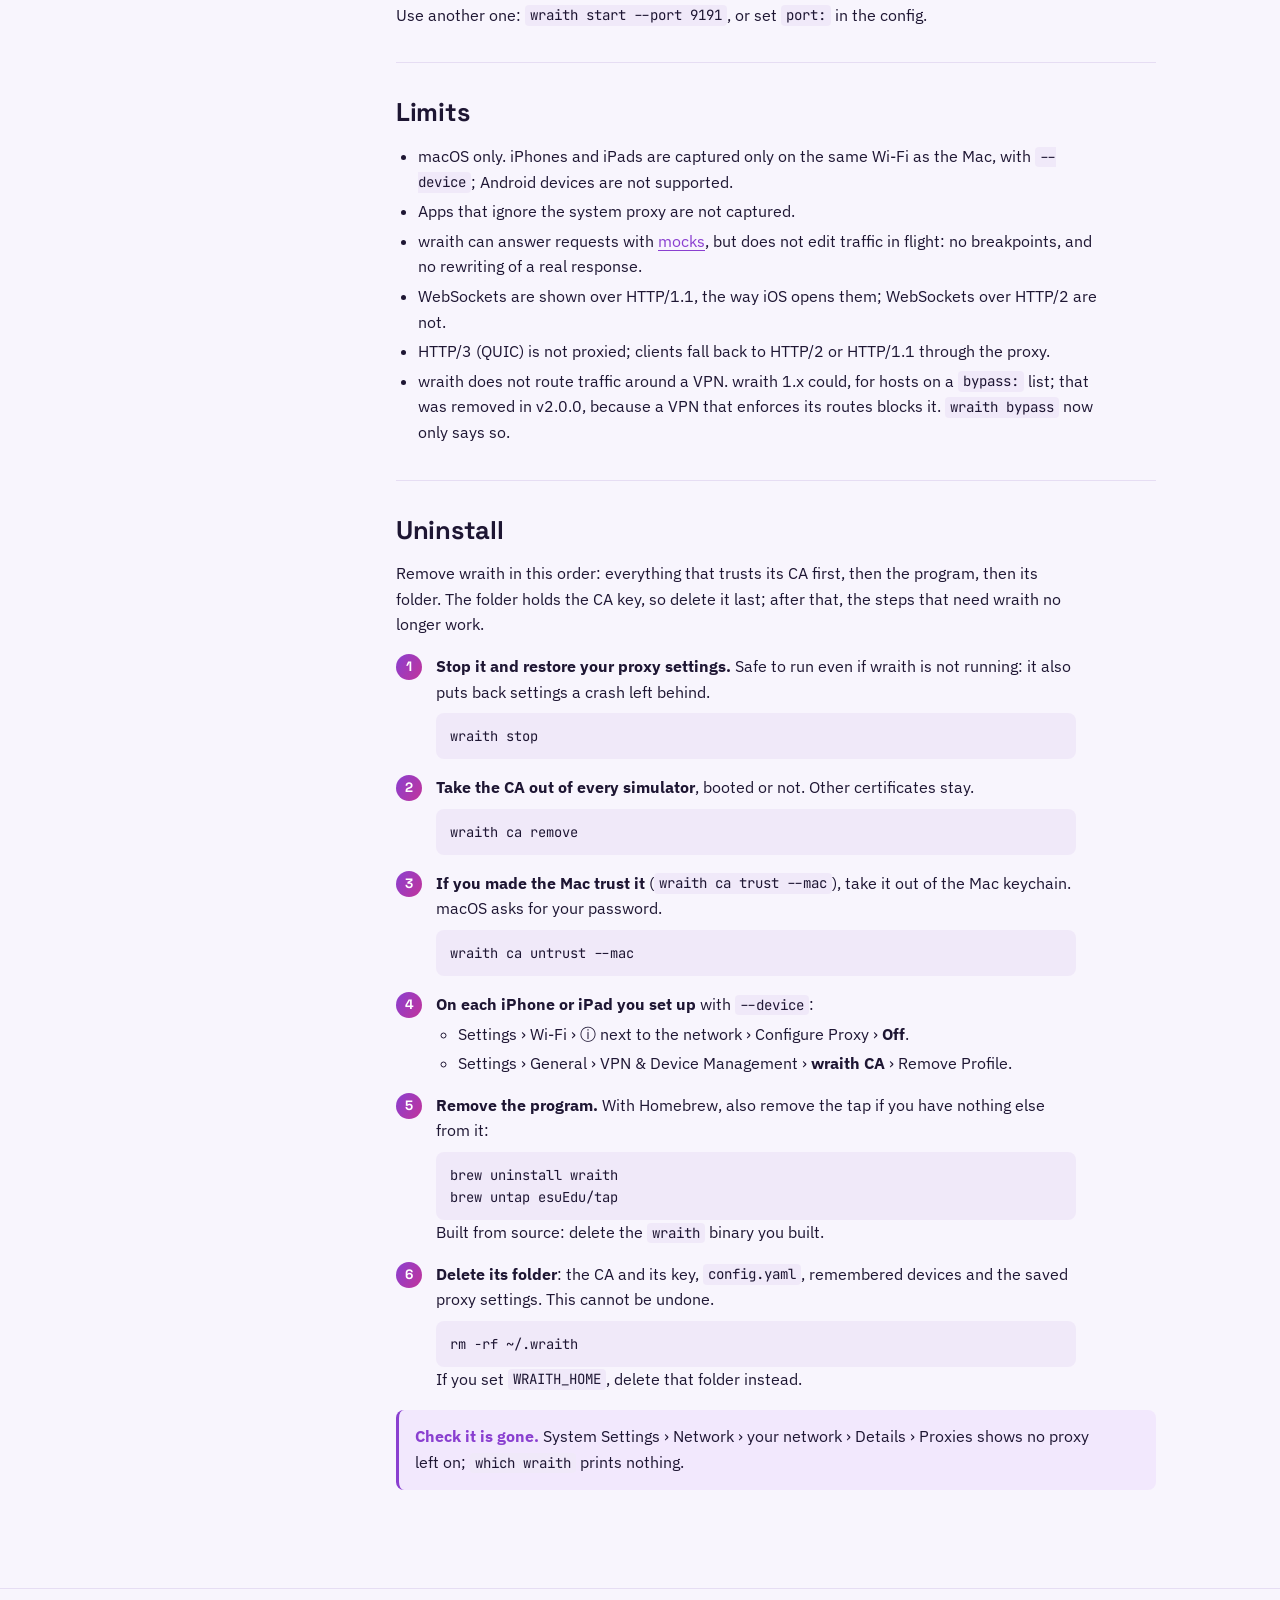
<file: site/docs/index.html>
<!doctype html>
<html lang="en">
<head>
<meta charset="utf-8">
<meta name="viewport" content="width=device-width, initial-scale=1, viewport-fit=cover">
<title>wraith docs</title>
<meta name="description" content="How to install, use and uninstall wraith: capture sources, iPhones on your Wi-Fi, HTTPS decryption and the CA, the live view, mocks, slow network, export, configuration and every command.">
<link rel="icon" href="../assets/favicon.png?v=3" type="image/png" sizes="64x64">
<link rel="icon" href="../assets/favicon.svg?v=3" type="image/svg+xml">
<link rel="apple-touch-icon" href="../assets/apple-touch-icon.png?v=3">
<meta name="theme-color" content="#14101f">
<link rel="preconnect" href="https://fonts.googleapis.com">
<link rel="preconnect" href="https://fonts.gstatic.com" crossorigin>
<link rel="stylesheet" href="https://fonts.googleapis.com/css2?family=IBM+Plex+Sans:wght@400;500;600&family=JetBrains+Mono:wght@400;500;600&family=Space+Grotesk:wght@500;600;700&display=swap">
<link rel="stylesheet" href="../assets/style.css">
</head>
<body>

<header class="site-header gutter">
  <div class="container">
    <a class="brand" href="../" aria-label="wraith home">
      <svg viewBox="0 0 32 32" aria-hidden="true"><defs><linearGradient id="brand-g" x1="0" y1="0" x2="1" y2="1"><stop offset="0" stop-color="#c980f2"/><stop offset="1" stop-color="#ff7edb"/></linearGradient></defs><path d="M16 3C9.9 3 5 7.9 5 14v14l3.7-2.6L12.3 28l3.7-2.6 3.7 2.6 3.6-2.6L27 28V14C27 7.9 22.1 3 16 3z" fill="url(#brand-g)"/><circle cx="12" cy="14" r="2.2" fill="#14101f"/><circle cx="20" cy="14" r="2.2" fill="#14101f"/></svg>
      wraith
    </a>
    <nav aria-label="Main">
      <a href="./" aria-current="page">Docs</a>
      <a class="wide-only" href="#commands">Commands</a>
      <a href="../stack/">Stack</a>
      <a href="https://github.com/esuEdu/wraith">GitHub</a>
    </nav>
  </div>
</header>

<div class="container gutter">
  <div class="docs">
    <aside class="toc">
      <p>On this page</p>
      <details>
        <summary>Contents</summary>
        <ol>
          <li><a href="#overview">Overview</a></li>
          <li><a href="#install">Install</a></li>
          <li><a href="#quick-start">Quick start</a></li>
          <li><a href="#sources">Capture sources</a></li>
          <li><a href="#devices">iPhone and iPad</a></li>
          <li><a href="#decryption">HTTPS and the CA</a></li>
          <li><a href="#live-view">Live view</a></li>
          <li><a href="#log">Log mode and JSON</a></li>
          <li><a href="#graphql">GraphQL</a></li>
          <li><a href="#mocks">Mocks</a></li>
          <li><a href="#slow-network">Slow network</a></li>
          <li><a href="#export">Export</a></li>
          <li><a href="#configuration">Configuration</a></li>
          <li><a href="#commands">Commands</a></li>
          <li><a href="#security">Security and privacy</a></li>
          <li><a href="#troubleshooting">Troubleshooting</a></li>
          <li><a href="#limits">Limits</a></li>
          <li><a href="#uninstall">Uninstall</a></li>
        </ol>
      </details>
    </aside>

    <article class="doc">
      <header>
        <h1>wraith <span class="hl">documentation</span></h1>
        <p>Everything wraith does, how to use it, and what it changes on your Mac.</p>
      </header>

      <section id="overview">
        <h2>Overview</h2>
        <p>wraith is a proxy you run from the terminal. While it runs, it is your Mac's HTTP and HTTPS proxy. It decrypts and shows traffic from one <a href="#sources">capture source</a>: the iOS Simulator, an iPhone or iPad on your Wi-Fi, one Mac app, one process, or everything. Traffic from anything else passes through untouched: never decrypted, stored or shown. For the app you capture, it can also answer requests with <a href="#mocks">mocks</a> and <a href="#slow-network">slow the network</a>.</p>
        <p>Requirements: macOS 13 or later on Apple Silicon or Intel. Xcode with at least one iOS simulator to capture simulator traffic.</p>
        <p>wraith keeps its files in <code>~/.wraith</code>. Set <code>WRAITH_HOME</code> to use another folder, for example a throwaway one for testing.</p>
      </section>

      <section id="install">
        <h2>Install</h2>
        <h3>Homebrew</h3>
        <p>wraith installs from its own tap. Homebrew builds it from the release's source on your Mac, so there is no Gatekeeper prompt. <code>brew upgrade wraith</code> gets new releases.</p>
        <pre class="block">brew install esuEdu/tap/wraith
wraith version</pre>
        <h3>From source</h3>
        <p>Needs Go (the repository pins its toolchain; <code>go</code> fetches the right one).</p>
        <pre class="block">git clone https://github.com/esuEdu/wraith.git
cd wraith
make build
./wraith version</pre>
        <h3>Tab completion</h3>
        <p><kbd>Tab</kbd> completes commands, flags and their values: <code>wraith st</code> becomes <code>wraith start</code>, and <code>wraith start --source </code> lists the booted simulators, the apps running in them and on the Mac, and remembered devices. <code>devices forget</code>, <code>ca install --sim</code> and <code>--iface</code> complete from what is on your Mac too. Homebrew sets it up for zsh, bash and fish; open a new terminal after installing. Built from source, add it yourself, for zsh:</p>
        <pre class="block">wraith completion zsh &gt; "$(brew --prefix)/share/zsh/site-functions/_wraith"</pre>
        <p><code>wraith completion --help</code> shows bash and fish. If <kbd>Tab</kbd> does nothing in zsh, your <code>~/.zshrc</code> needs <code>autoload -Uz compinit &amp;&amp; compinit</code>.</p>
        <p>To remove wraith later, see <a href="#uninstall">Uninstall</a>: take its CA out of everything that trusts it first.</p>
      </section>

      <section id="quick-start">
        <h2>Quick start</h2>
        <ol>
          <li>Boot a simulator: <code>xcrun simctl boot "iPhone 17" &amp;&amp; open -a Simulator</code>.</li>
          <li>Run <code>wraith start</code>. The first run creates <code>~/.wraith/config.yaml</code> and the CA, puts the CA into every booted simulator, sets the system proxy, and opens the live view.</li>
          <li>Use your app in the simulator. Its requests appear as they complete, decrypted.</li>
          <li>Press <kbd>q</kbd> (or Ctrl-C). wraith stops and restores your proxy settings.</li>
        </ol>
        <p>Check your setup at any time with <code>wraith doctor</code>.</p>
        <div class="callout">
          <p><strong>Only want to listen?</strong> <code>wraith start --no-system-proxy</code> leaves the system proxy alone; point a client at <code>127.0.0.1:9090</code> yourself, for example <code>curl -x http://127.0.0.1:9090 https://example.com</code>.</p>
        </div>
      </section>

      <section id="sources">
        <h2>Capture sources</h2>
        <p>The source decides which connections wraith decrypts and shows. Choose it with <code>--source</code> or <code>source:</code> in the config. Everything outside it is passed through untouched and never shown.</p>
        <div class="table-wrap"><table>
          <thead><tr><th>Source</th><th>Captures</th></tr></thead>
          <tbody>
            <tr><td><code>simulator</code></td><td>Every booted iOS simulator. The default.</td></tr>
            <tr><td><code>simulator:iPhone 17</code><br><code>simulator:&lt;UDID&gt;</code></td><td>One simulator, by device name or UDID.</td></tr>
            <tr><td><code>app:Safari</code><br><code>app:com.example.shop</code></td><td>One app, by name or bundle id; also an app inside a simulator (the picker lists them under their simulator; the name matches the app in any simulator). A command-line tool matches by its executable name, e.g. <code>app:curl</code>.</td></tr>
            <tr><td><code>pid:4242</code></td><td>One process and every process it started.</td></tr>
            <tr><td><code>device</code><br><code>device:192.168.0.23</code></td><td>Every iPhone or iPad you allowed, or one by its IP address. Needs <code>--device</code>; see <a href="#devices">iPhone and iPad</a>.</td></tr>
            <tr><td><code>all</code></td><td>Everything that uses the system proxy, and every device you allowed.</td></tr>
          </tbody>
        </table></div>
        <h3>How wraith knows who connected</h3>
        <p>For each new connection, wraith asks the kernel which process owns the client's socket, then walks its parent processes. A process running under <code>launchd_sim</code> belongs to a simulator, whose UDID comes from <code>launchd_sim</code>'s arguments. An app is the outermost <code>.app</code> bundle on the process's own path, so Chrome's network helper (a bundle inside Chrome.app) counts as Chrome. A connection whose process cannot be identified is outside every source.</p>
        <p>Pages loaded in a simulator's Safari or in a web view come from <code>com.apple.WebKit.Networking</code>, not from the app itself, and are labelled that way.</p>
        <p>Change the source of a running wraith with <kbd>s</kbd> in the live view. It applies to new connections.</p>
      </section>

      <section id="devices">
        <h2>iPhone and iPad</h2>
        <p>A physical device on the same Wi-Fi as your Mac can use wraith as its proxy. Its traffic then leaves through your Mac, so it goes through your Mac's VPN if one is up.</p>
        <pre class="block">wraith start --device</pre>
        <p>wraith also listens on your Mac's Wi-Fi address, for example <code>192.168.0.12:9090</code>, and the live view shows a QR code with the steps (<kbd>d</kbd> shows it again later). The source is <code>device</code> unless you give <code>--source</code>.</p>
        <ol>
          <li>Scan the QR code with the iPhone's Camera and open the link. The device is now allowed, and the page shows the rest.</li>
          <li>Tap <strong>Download the certificate</strong>, install it from Settings › Profile Downloaded, then turn on full trust for <strong>wraith CA</strong> in Settings › General › About › Certificate Trust Settings. Once per device.</li>
          <li>In Settings › Wi-Fi, tap ⓘ next to the network, then Configure Proxy › Manual, and enter the server and port the page shows.</li>
        </ol>
        <p>Turn the proxy off on the device when wraith is not running, or it loses its connection.</p>
        <p>A phone has no process wraith can ask, so each request from it is labelled with the app its <code>User-Agent</code> names: <code>Shop/2.3 CFNetwork/… Darwin/…</code> shows as <code>device 192.168.0.23 · Shop</code>, a browser User-Agent as <code>Safari</code> or <code>web view</code>. Filter on it with <kbd>/</kbd>, e.g. <code>/Shop</code>. It is a hint, not proof: an app may send any User-Agent, and a tunnel that is not decrypted shows only what its CONNECT request said.</p>
        <h3>Who can connect</h3>
        <p>The QR code carries a key that is new each time wraith starts. A device on your Mac's network that opens the link with it is allowed, and remembered: on later runs it gets in without the code. wraith remembers it by its IP address on that network, in <code>~/.wraith/devices.json</code> (macOS does not show wraith the network's hardware addresses), and forgets it after 30 days unseen. At a new address, it needs the QR code again. <code>wraith devices list</code> shows the remembered devices and <code>wraith devices forget &lt;ip|all&gt;</code> removes them. Another device that later gets a remembered address from the router could use wraith too; forget devices you no longer use.</p>
        <p>wraith listens on that one Wi-Fi address only, never on every address, and only while <code>--device</code> is on. It hands the CA certificate only to allowed devices; its private key never leaves the Mac.</p>
        <h3>When it does not work</h3>
        <ul>
          <li>The device and the Mac must be on the same network. Guest and many office networks keep devices apart; a phone hotspot or home Wi-Fi works.</li>
          <li>If the macOS firewall blocks wraith, the live view says so: set wraith to “Allow incoming connections” in System Settings › Network › Firewall › Options.</li>
          <li>A VPN on the device can send its traffic away from your Wi-Fi; turn it off while you use wraith.</li>
          <li>Apps that pin their certificates fail when decrypted. Add their hosts to <code>no_decrypt</code> (<kbd>n</kbd> in the live view).</li>
        </ul>
      </section>

      <section id="decryption">
        <h2>HTTPS and the CA</h2>
        <p>wraith decrypts HTTPS with its own certificate authority, created on your Mac on first use in <code>~/.wraith/ca/</code>. The folder is mode 0700 and the key 0600; wraith refuses to start if either is wider. The key never leaves the folder. The CA is valid for two years; <code>wraith doctor</code> warns 30 days before it expires.</p>
        <h3>Simulators</h3>
        <p><code>wraith start</code> installs the CA into every booted simulator, and into each simulator booted while it runs, within a few seconds. <code>wraith ca install</code> does it on demand; <code>wraith ca remove</code> takes it out of every simulator again, booted or not, without touching other certificates. A booted simulator may keep trusting a removed CA until it restarts.</p>
        <h3>The Mac</h3>
        <p>By default the Mac does <em>not</em> trust the wraith CA, so Mac apps in the source are passed through and shown, but not decrypted. To decrypt them:</p>
        <pre class="block">wraith ca trust --mac      # explains what this allows, asks, then macOS asks for your password
wraith ca untrust --mac    # undo</pre>
        <div class="callout"><p><strong>Think before trusting.</strong> While the Mac trusts the CA, wraith can decrypt HTTPS from every app that uses the system trust store, and anyone who obtains <code>~/.wraith/ca/ca.key</code> could impersonate any website to your Mac.</p></div>
        <h3>When a connection is not decrypted</h3>
        <p>A tunnel that wraith passes through shows as <code>tunnel</code> in the log, with the reason:</p>
        <ul>
          <li><strong>on no_decrypt</strong>: the host matches the <code>no_decrypt</code> list (by default <code>*.apple.com</code> and <code>*.icloud.com</code>). Add a host from the live view with <kbd>n</kbd>.</li>
          <li><strong>certificate rejected</strong>: the client refused wraith's certificate, because the app pins its certificates or the device does not trust the wraith CA yet. That attempt fails, and wraith passes the host through for that client for 30 seconds, then tries again; after a third refusal it stops trying for the session. So a device you have just set up is decrypted again within half a minute, and an app that pins fails only a few times. Add a pinned host to <code>no_decrypt</code> (<kbd>n</kbd>) to pass it through from the start.</li>
          <li><strong>the client sent nothing</strong>: the client opened a tunnel and stayed silent for 10 seconds, usually a browser's preconnect.</li>
          <li><strong>not TLS</strong>: another protocol over CONNECT, such as SSH.</li>
          <li><strong>this client is not decrypted</strong>: a Mac app while the Mac does not trust the CA.</li>
        </ul>
        <p>wraith always verifies the real server's certificate (TLS 1.2 or later). For a local development server with a self-signed certificate, name it: <code>wraith start --insecure-upstream dev.local.test</code>.</p>
        <p>Rotate the CA with <code>wraith ca rotate</code>: it removes the old one from simulators and installs the new one into booted ones. Export the certificate (never the key) for a device you set up by hand with <code>wraith ca export ca.pem</code>.</p>
      </section>

      <section id="live-view">
        <h2>Live view</h2>
        <p><code>wraith start</code> opens the live view when your terminal is interactive. Each row shows the time, the source, the status (<code>tun</code> for a tunnel passed through, with why after its address: <code>no_decrypt</code>, <code>certificate rejected</code>, <code>idle</code>…), the method, <em>via</em> (<code>mock</code> when a mock answered, or the slow-network profile it went through) and the URL. The list follows new traffic unless you scroll up. It draws in the Heliotrope Haze theme, a dark violet palette; set <code>theme: terminal</code> in the configuration to use your terminal's own 16 colors instead, so it follows your terminal theme, light or dark.</p>
        <div class="table-wrap"><table>
          <thead><tr><th>Key</th><th>Does</th></tr></thead>
          <tbody>
            <tr><td><kbd>↑</kbd> <kbd>↓</kbd> · <kbd>j</kbd> <kbd>k</kbd></td><td>Move. <kbd>g</kbd> / <kbd>G</kbd> jump to the oldest / newest.</td></tr>
            <tr><td><kbd>Enter</kbd></td><td>Details, with a Response tab and a Request tab, each showing headers and body, a Timing tab, and for a WebSocket a Messages tab. <kbd>Tab</kbd> (or <kbd>←</kbd> <kbd>→</kbd>, <kbd>1</kbd>–<kbd>4</kbd>) switches tabs. Timing draws where the time went as a waterfall: blocked (in wraith, or a slow-network profile's latency), DNS, connect, TLS, send, wait for the first byte, and receive; a reused connection skips DNS, connect and TLS. Messages lists what the app (↑) and the server (↓) sent, as they pass: text as it is, binary by size, pings and closes with their code, compressed messages (permessage-deflate) decompressed; the last 1,000 are kept, and <code>body:</code> searches them. gzip and deflate bodies are decoded and JSON is pretty-printed and colored, for display only; traffic is forwarded as sent. In the details, <kbd>b</kbd> copies the body of the tab on screen (decoded), <kbd>h</kbd> its headers, <kbd>u</kbd> the URL and <kbd>c</kbd> the request as curl; copied headers and URLs are redacted like exports. <kbd>Esc</kbd> goes back.</td></tr>
            <tr><td><kbd>/</kbd></td><td>Filter. Every term must match: a plain word in the source, method, URL, status or via (<code>mock</code>, <code>3g</code>); <code>body:text</code> inside the request or response body, decoded as the details show it; <code>header:text</code> in any header name or value; <code>op:name</code> a GraphQL operation (<code>op:GetCart</code>, or <code>op:mutation</code>). Quotes keep a phrase together: <code>body:"user id"</code>. For example <code>api.shop body:A04FBEEB</code>. <kbd>Tab</kbd> completes the word you are typing from what has been captured (hosts, sources and apps, methods, statuses, header names after <code>header:</code>, and GraphQL operations after <code>op:</code>); with several matches it lists them, and each <kbd>Tab</kbd> steps to the next. <kbd>Esc</kbd> clears it.</td></tr>
            <tr><td><kbd>s</kbd></td><td>Pick the capture source for new connections: <code>all</code>, then a group each for Simulators (every one, or one with its iOS version and whether it has the CA, with the apps running in it listed under it), Mac apps and, with <code>--device</code>, iPhone &amp; iPad. Groups start folded, showing how many they hold; the one with the current source starts open. <kbd>Enter</kbd>, <kbd>→</kbd> or a click opens a group, <kbd>←</kbd> folds it, and a click or <kbd>Enter</kbd> on a source captures it. Typing searches every group at once; text that matches nothing is used as typed, e.g. <code>pid:1234</code>.</td></tr>
            <tr><td><kbd>d</kbd></td><td>With <code>--device</code>: show the QR code and steps to set up an iPhone or iPad again. <kbd>Esc</kbd> goes back to the flows.</td></tr>
            <tr><td><kbd>n</kbd></td><td>Add the selected host to <code>no_decrypt</code>.</td></tr>
            <tr><td><kbd>c</kbd></td><td>Copy the request as a curl command, secrets redacted.</td></tr>
            <tr><td><kbd>r</kbd></td><td>Send the selected request again, also from the details: same method, URL, headers and body, with the upstream certificate verified. The answer is a new row, its source marked <code>replay</code>. A request that may change data (anything but GET, HEAD and OPTIONS) asks for a second <kbd>r</kbd>. A tunnel, or a body cut at <code>capture.max_body_bytes</code>, cannot be sent again.</td></tr>
            <tr><td><kbd>m</kbd></td><td>Mock the selected request: from now on wraith answers it with this response instead of asking the server. Its body goes to a file in <code>~/.wraith/mocks</code> to edit; see <a href="#mocks">Mocks</a>. <kbd>m</kbd> on a mocked request stops mocking it. Also in the details.</td></tr>
            <tr><td><kbd>=</kbd></td><td>Compare two requests: <kbd>=</kbd> marks the selected one (◆), <kbd>=</kbd> on another shows what changed from the first to the second, part by part: the request line, headers and body, then the status, headers and body of the response. JSON is compared with its keys sorted, so only real differences show. <kbd>s</kbd> swaps the two, <kbd>Esc</kbd> goes back, and <kbd>=</kbd> on the marked one unmarks it. Also in the details.</td></tr>
            <tr><td><kbd>t</kbd></td><td>Slow the network: each press steps through the <a href="#slow-network">profiles</a> <code>lte</code>, <code>3g</code>, <code>edge</code>, <code>very-bad</code> and back to off. The header shows the one in use.</td></tr>
            <tr><td><kbd>e</kbd></td><td>Export every flow as HAR to <code>wraith-&lt;time&gt;.har</code> in the current folder, redacted.</td></tr>
            <tr><td><kbd>x</kbd></td><td>Clear the list.</td></tr>
            <tr><td><kbd>q</kbd> · Ctrl-C</td><td>Quit and restore the system proxy.</td></tr>
          </tbody>
        </table></div>
      </section>

      <section id="log">
        <h2>Log mode and JSON</h2>
        <p>With <code>--log</code>, or when the output is not a terminal, wraith prints one line per flow instead:</p>
        <pre class="block">12:04:31 [sim iPhone 17 · Shop] GET https://api.shop.example/v2/cart?page=2 200 1.2 kB 34ms
12:04:32 [sim iPhone 17 · Shop] GET https://api.shop.example/v2/recs 503 64 B 2ms mock
12:04:32 [curl] CONNECT example.com:443 tunnel (passed through: this client is not decrypted …)</pre>
        <p>Lines carry the time, source, method, URL, status, size, duration and via (<code>mock</code>, or a slow-network profile such as <code>3g</code>), never a header value or a body. A WebSocket's messages follow as lines of their own with their direction, kind and size, never their content. Query parameters named like secrets are redacted and query strings are cut after 64 characters. <code>--log --json</code> prints the same fields as one JSON object per line; via is the <code>via</code> field (wraith 1.x called it <code>route</code>).</p>
      </section>

      <section id="graphql">
        <h2>GraphQL</h2>
        <p>A GraphQL app sends every request to one endpoint, so the URL says little. wraith reads the operation from the request instead (its <code>operationName</code> and query, a batch of them, a persisted query by its name, or <code>?query=</code> on a GET) and shows it on the row: <code>https://api.shop.example/graphql  query GetCart</code>. GraphQL answers 200 even when an operation fails, so a response with errors is marked <code>✗ 2 errors</code>.</p>
        <ul>
          <li>The Request tab shows the query and its variables on their own, formatted, above the raw body.</li>
          <li><code>op:GetCart</code> in the filter keeps one operation; <kbd>Tab</kbd> completes operation names.</li>
          <li><kbd>m</kbd> on a GraphQL request mocks that operation only, with <code>operation: GetCart</code> in its rule; other operations on the same endpoint still reach the server.</li>
          <li>Log lines, JSON log lines and HAR exports name the operation too.</li>
        </ul>
      </section>

      <section id="mocks">
        <h2>Mocks</h2>
        <p>A mock answers a request of the capture source itself, without asking the server: to see the app's error screen, an empty state, or a feature the backend does not have yet. Mocked rows show <code>mock</code> in the via column. Only requests wraith decrypts (or plain <code>http://</code>) can be mocked.</p>
        <p>The quickest way is <kbd>m</kbd> on a request in the live view: wraith saves its response body to a file in <code>~/.wraith/mocks</code>, named after the URL, and adds a rule for it to <code>config.yaml</code>. Edit the file to change the body; the change applies to the next request, without restarting. Press <kbd>m</kbd> on it again to stop.</p>
        <p>Rules live in <code>config.yaml</code>, and edits to them apply within a second. The first rule that matches answers:</p>
        <pre class="block">mocks:
  - match: "GET https://api.shop.example/v2/cart"   # [METHOD ]URL
    status: 503
    headers: {Content-Type: application/json}
    body: '{"error": "try again later"}'
    delay: 2s                                       # wait before answering
  - match: "https://api.shop.example/v2/items/*"     # any method; * is anything
    file: items.json                                 # in ~/.wraith/mocks
  - match: "POST https://api.shop.example/graphql"
    operation: GetCart                               # this GraphQL operation only
    file: cart.json
  - match: "GET https://api.shop.example/v2/promo"
    file: promo.json
    off: true                                        # kept, but the server answers</pre>
        <ul>
          <li><code>match</code> is a URL, with an optional method in front. <code>*</code> matches anything. A URL without <code>?</code> matches any query string; with one, the query must match too.</li>
          <li><code>status</code> defaults to 200. <code>body</code> and <code>file</code> are exclusive; <code>file</code> is a file name inside <code>~/.wraith/mocks</code>, never a path. A file that cannot be read answers 502, and the row says why.</li>
          <li><code>delay</code> is at most one minute. Mocks are not slowed by the <a href="#slow-network">slow-network profile</a>; use <code>delay</code> instead.</li>
        </ul>
      </section>

      <section id="slow-network">
        <h2>Slow network</h2>
        <p>A profile slows the capture source's traffic, to see loading states, spinners and timeouts: every request and tunnel waits the profile's latency before it goes out, and all of the source's traffic shares its bandwidth, as on a slow network. Anything outside the capture source is not slowed. Xcode's Network Link Conditioner slows the whole Mac; this only slows what you are capturing.</p>
        <div class="table-wrap"><table>
          <thead><tr><th>Profile</th><th>Latency</th><th>Down</th><th>Up</th></tr></thead>
          <tbody>
            <tr><td><code>lte</code></td><td>50 ms</td><td>12 Mbit/s</td><td>5 Mbit/s</td></tr>
            <tr><td><code>3g</code></td><td>100 ms</td><td>780 kbit/s</td><td>330 kbit/s</td></tr>
            <tr><td><code>edge</code></td><td>400 ms</td><td>240 kbit/s</td><td>200 kbit/s</td></tr>
            <tr><td><code>very-bad</code></td><td>500 ms</td><td>100 kbit/s</td><td>100 kbit/s</td></tr>
          </tbody>
        </table></div>
        <p>Start with one (<code>wraith start --throttle 3g</code>, or <code>throttle: 3g</code> in <code>config.yaml</code>), or press <kbd>t</kbd> in the live view to step through them. Slowed rows say <code>throttled 3g</code> in their details, and the Timing tab shows the latency as blocked time.</p>
      </section>

      <section id="export">
        <h2>Export</h2>
        <p>Captured flows live only in the running wraith's memory (the last 5,000 by default, bodies kept up to 1 MB each). Save them while it runs:</p>
        <pre class="block">wraith export --har flows.har</pre>
        <ul>
          <li>The file is HAR 1.2: open it in a browser's network panel or any HAR viewer. Each entry notes its source, a mock that answered it or a slow-network profile it went through, has the timing phases the Timing tab shows, and a WebSocket's messages in the form Chrome's DevTools reads.</li>
          <li><code>Authorization</code>, <code>Cookie</code>, <code>Set-Cookie</code> and <code>*token*</code> headers, and query parameters with those names, are replaced by <code>REDACTED</code>. <code>--no-redact</code> keeps them.</li>
          <li>The file is written with mode 0600 and never over an existing one without <code>--force</code>.</li>
          <li><code>export</code> talks to the running wraith over a Unix socket in <code>~/.wraith</code> that only you can open. When wraith is not running there is nothing to export.</li>
        </ul>
      </section>

      <section id="configuration">
        <h2>Configuration</h2>
        <p><code>~/.wraith/config.yaml</code> is created with these defaults on first run. Command-line flags override it. Unknown keys and invalid values are refused when wraith starts.</p>
        <pre class="block">port: 9090                  # proxy port on 127.0.0.1 and ::1
source: simulator           # all | simulator | simulator:&lt;udid|name&gt; | app:&lt;name|bundle-id&gt; | pid:&lt;pid&gt;
interface: auto             # the Wi-Fi or Ethernet interface --device listens on: auto, or en0, en1, ...

capture:
  max_flows: 5000           # flows kept in memory
  max_body_bytes: 1048576   # bodies above this are truncated


no_decrypt:                 # always passed through, never decrypted
  - "*.apple.com"
  - "*.icloud.com"

export:
  redact_headers: [Authorization, Cookie, Set-Cookie, "*token*"]

theme: heliotrope-haze      # live view colors: heliotrope-haze, or terminal for its own palette

throttle: off               # slow network for the capture source: off, lte, 3g, edge, very-bad

mocks: []                   # answers instead of the server; see Mocks</pre>
        <h3>Files in ~/.wraith</h3>
        <div class="table-wrap"><table>
          <thead><tr><th>File</th><th>What it is</th></tr></thead>
          <tbody>
            <tr><td><code>config.yaml</code></td><td>Settings, above.</td></tr>
            <tr><td><code>mocks/</code></td><td>Mock response bodies, to edit (0600).</td></tr>
            <tr><td><code>devices.json</code></td><td>iPhones and iPads set up with <code>--device</code>: IP address, network, kind, when last seen (0600).</td></tr>
            <tr><td><code>ca/ca.pem</code>, <code>ca/ca.key</code></td><td>The CA certificate and its private key (0600).</td></tr>
            <tr><td><code>state.json</code></td><td>Your saved proxy settings, while wraith has changed them.</td></tr>
            <tr><td><code>wraith.lock</code></td><td>Keeps one instance running at a time.</td></tr>
            <tr><td><code>wraith.sock</code></td><td>The socket <code>wraith export</code> talks to, while wraith runs.</td></tr>
          </tbody>
        </table></div>
      </section>

      <section id="commands">
        <h2>Commands</h2>
        <h3>wraith start</h3>
        <p>Set the system proxy, start the proxy and show the live view.</p>
        <div class="table-wrap"><table>
          <thead><tr><th>Flag</th><th>Default</th><th>Does</th></tr></thead>
          <tbody>
            <tr><td><code>--source</code></td><td><code>simulator</code></td><td>Capture source, see <a href="#sources">Capture sources</a>.</td></tr>
            <tr><td><code>--port</code></td><td><code>9090</code></td><td>Port on 127.0.0.1 and ::1.</td></tr>
            <tr><td><code>--no-system-proxy</code></td><td></td><td>Listen only; leave the system proxy alone.</td></tr>
            <tr><td><code>--no-decrypt</code></td><td></td><td>Pass HTTPS through without decrypting it.</td></tr>
            <tr><td><code>--device</code></td><td></td><td>Also take traffic from iPhones and iPads on this Wi-Fi, set up by scanning a QR code. See <a href="#devices">iPhone and iPad</a>.</td></tr>
            <tr><td><code>--allow-device &lt;ip&gt;</code></td><td></td><td>Allow this device without the QR code; implies <code>--device</code> (repeatable).</td></tr>
            <tr><td><code>--insecure-upstream &lt;host&gt;</code></td><td></td><td>Do not verify this host's certificate (repeatable). For local dev servers.</td></tr>
            <tr><td><code>--throttle</code></td><td><code>off</code></td><td>Slow the capture source's network: <code>lte</code>, <code>3g</code>, <code>edge</code> or <code>very-bad</code>. See <a href="#slow-network">Slow network</a>.</td></tr>
            <tr><td><code>--iface</code></td><td><code>auto</code></td><td>The Wi-Fi or Ethernet interface <code>--device</code> listens on.</td></tr>
            <tr><td><code>--log</code></td><td></td><td>One line per flow instead of the live view.</td></tr>
            <tr><td><code>--json</code></td><td></td><td>With <code>--log</code>: one JSON object per line.</td></tr>
            <tr><td><code>--max-flows</code></td><td><code>5000</code></td><td>Flows kept in memory.</td></tr>
            <tr><td><code>--max-body</code></td><td><code>1048576</code></td><td>Bytes of each body kept.</td></tr>
          </tbody>
        </table></div>
        <h3>Everything else</h3>
        <div class="table-wrap"><table>
          <thead><tr><th>Command</th><th>Does</th></tr></thead>
          <tbody>
            <tr><td><code>wraith stop</code></td><td>Stop a running wraith, or restore settings a crash left behind. Safe to run any time.</td></tr>
            <tr><td><code>wraith doctor</code></td><td>Check config, instance, system proxy, CA, Mac trust, simulators and the interface <code>--device</code> uses.</td></tr>
            <tr><td><code>wraith devices list</code></td><td>Show the iPhones and iPads remembered by <code>wraith start --device</code>.</td></tr>
            <tr><td><code>wraith devices forget &lt;ip|all&gt;…</code></td><td>Forget devices; they need the QR code again. Stop wraith first.</td></tr>
            <tr><td><code>wraith ca install [--sim UDID]</code></td><td>Install the CA into booted simulators, or one.</td></tr>
            <tr><td><code>wraith ca remove</code></td><td>Remove the CA from every simulator.</td></tr>
            <tr><td><code>wraith ca trust --mac [--yes]</code></td><td>Make the Mac trust the CA (asks first).</td></tr>
            <tr><td><code>wraith ca untrust --mac</code></td><td>Remove it from the Mac keychain.</td></tr>
            <tr><td><code>wraith ca export &lt;path&gt; [--force]</code></td><td>Write the CA certificate (PEM), never the key.</td></tr>
            <tr><td><code>wraith ca rotate</code></td><td>Replace the CA (wraith must be stopped).</td></tr>
            <tr><td><code>wraith export --har &lt;file&gt; [--no-redact] [--force]</code></td><td>Save the running wraith's flows as HAR.</td></tr>
            <tr><td><code>wraith version</code></td><td>Print the version.</td></tr>
          </tbody>
        </table></div>
        <h3>Exit codes</h3>
        <div class="table-wrap"><table>
          <thead><tr><th>Code</th><th>Meaning</th></tr></thead>
          <tbody>
            <tr><td><code>0</code></td><td>OK.</td></tr>
            <tr><td><code>1</code></td><td>Runtime error: port in use, already running, nothing to export.</td></tr>
            <tr><td><code>2</code></td><td>Usage error: unknown command or flag, invalid value, invalid config file.</td></tr>
            <tr><td><code>3</code></td><td>System state: the proxy settings or the CA could not be changed, or <code>doctor</code> found a failure.</td></tr>
          </tbody>
        </table></div>
      </section>

      <section id="security">
        <h2>Security and privacy</h2>
        <ul>
          <li>wraith listens on 127.0.0.1 and ::1 only and closes any other peer before reading from it. With <code>--device</code> it also listens on the Mac's Wi-Fi address, and lets in only devices on that network that opened the setup link from its QR code.</li>
          <li>It runs as you and refuses to run as root; macOS asks for permissions itself when it needs to.</li>
          <li>Captured traffic stays in memory and is gone when wraith stops. Only exports you ask for write files, mode 0600, redacted by default.</li>
          <li>Log lines never contain header values or bodies.</li>
          <li>Every upstream certificate is verified, except for hosts you name with <code>--insecure-upstream</code>.</li>
          <li>wraith makes no network calls of its own: no telemetry, no update checks.</li>
          <li>Your proxy settings are saved before any change and restored on exit, Ctrl-C, SIGTERM and after a crash.</li>
        </ul>
        <p>Report a vulnerability privately through <a href="https://github.com/esuEdu/wraith/security/advisories/new">GitHub</a>, never in a public issue. See the <a href="https://github.com/esuEdu/wraith/security/policy">security policy</a>.</p>
      </section>

      <section id="troubleshooting">
        <h2>Troubleshooting</h2>
        <p>Start with <code>wraith doctor</code>; it names what is wrong and how to fix it.</p>
        <h3>Websites stopped loading after wraith exited</h3>
        <p>The system proxy still points at wraith (for example after a forced quit). Run <code>wraith stop</code>: it restores your settings even when wraith is not running. On an iPhone or iPad, set its Wi-Fi proxy back to Off.</p>
        <h3>An app's requests do not appear</h3>
        <ul>
          <li>Is it in the source? The default is <code>simulator</code>; Mac apps need <code>app:&lt;name&gt;</code> or <code>all</code>.</li>
          <li>Does it use the system proxy? Apps that ignore proxy settings bypass wraith completely.</li>
          <li>A web page in the simulator shows as <code>com.apple.WebKit.Networking</code>, not as the app.</li>
          <li>On macOS 27.2 or later, use wraith 1.5.2 or later. Earlier versions cannot tell which app opened a connection there, so they pass everything through. <code>wraith version</code> shows yours; <code>brew upgrade wraith</code> updates it.</li>
        </ul>
        <h3>A host shows as <code>tunnel</code> instead of being decrypted</h3>
        <p>The row says why after its address: <code>no_decrypt</code>, <code>certificate rejected</code> (the app pins, or a device does not trust the CA yet; tried again after 30 seconds), <code>idle</code>, <code>not TLS</code>, or a Mac app the Mac does not trust the CA for. See <a href="#decryption">When a connection is not decrypted</a>.</p>
        <h3>The simulator does not trust the CA</h3>
        <p>Run <code>wraith ca install</code> with the simulator booted, then restart the app. <code>wraith doctor</code> lists each booted simulator and whether it trusts the CA.</p>
        <h3>wraith warns about a bypass list</h3>
        <p>Your <code>config.yaml</code> still has the <code>bypass:</code> list of wraith 1.x. It is ignored; delete the line to stop the warning.</p>
        <h3>Port 9090 is in use</h3>
        <p>Use another one: <code>wraith start --port 9191</code>, or set <code>port:</code> in the config.</p>
      </section>

      <section id="limits">
        <h2>Limits</h2>
        <ul>
          <li>macOS only. iPhones and iPads are captured only on the same Wi-Fi as the Mac, with <code>--device</code>; Android devices are not supported.</li>
          <li>Apps that ignore the system proxy are not captured.</li>
          <li>wraith can answer requests with <a href="#mocks">mocks</a>, but does not edit traffic in flight: no breakpoints, and no rewriting of a real response.</li>
          <li>WebSockets are shown over HTTP/1.1, the way iOS opens them; WebSockets over HTTP/2 are not.</li>
          <li>HTTP/3 (QUIC) is not proxied; clients fall back to HTTP/2 or HTTP/1.1 through the proxy.</li>
          <li>wraith does not route traffic around a VPN. wraith 1.x could, for hosts on a <code>bypass:</code> list; that was removed in v2.0.0, because a VPN that enforces its routes blocks it. <code>wraith bypass</code> now only says so.</li>
        </ul>
      </section>

      <section id="uninstall">
        <h2>Uninstall</h2>
        <p>Remove wraith in this order: everything that trusts its CA first, then the program, then its folder. The folder holds the CA key, so delete it last; after that, the steps that need wraith no longer work.</p>
        <ol class="howto">
          <li><strong>Stop it and restore your proxy settings.</strong> Safe to run even if wraith is not running: it also puts back settings a crash left behind.
            <pre class="block">wraith stop</pre></li>
          <li><strong>Take the CA out of every simulator</strong>, booted or not. Other certificates stay.
            <pre class="block">wraith ca remove</pre></li>
          <li><strong>If you made the Mac trust it</strong> (<code>wraith ca trust --mac</code>), take it out of the Mac keychain. macOS asks for your password.
            <pre class="block">wraith ca untrust --mac</pre></li>
          <li><strong>On each iPhone or iPad you set up</strong> with <code>--device</code>:
            <ul>
              <li>Settings › Wi-Fi › ⓘ next to the network › Configure Proxy › <strong>Off</strong>.</li>
              <li>Settings › General › VPN &amp; Device Management › <strong>wraith CA</strong> › Remove Profile.</li>
            </ul></li>
          <li><strong>Remove the program.</strong> With Homebrew, also remove the tap if you have nothing else from it:
            <pre class="block">brew uninstall wraith
brew untap esuEdu/tap</pre>
            Built from source: delete the <code>wraith</code> binary you built.</li>
          <li><strong>Delete its folder</strong>: the CA and its key, <code>config.yaml</code>, remembered devices and the saved proxy settings. This cannot be undone.
            <pre class="block">rm -rf ~/.wraith</pre>
            If you set <code>WRAITH_HOME</code>, delete that folder instead.</li>
        </ol>
        <div class="callout">
          <p><strong>Check it is gone.</strong> System Settings › Network › your network › Details › Proxies shows no proxy left on; <code>which wraith</code> prints nothing.</p>
        </div>
      </section>
    </article>
  </div>
</div>

<footer class="site-footer gutter">
  <div class="container">
    <span class="sign"><svg viewBox="0 0 32 32" aria-hidden="true"><path d="M16 3C9.9 3 5 7.9 5 14v14l3.7-2.6L12.3 28l3.7-2.6 3.7 2.6 3.6-2.6L27 28V14C27 7.9 22.1 3 16 3z" fill="currentColor"/><circle cx="12" cy="14" r="2.2" fill="var(--bg)"/><circle cx="20" cy="14" r="2.2" fill="var(--bg)"/></svg> wraith · MIT license</span>
    <span><a href="../">Home</a> · <a href="../stack/">Stack</a> · <a href="#uninstall">Uninstall</a> · <a href="https://github.com/esuEdu/wraith">GitHub</a> · <a href="https://github.com/esuEdu/wraith/issues/new/choose">Report a bug</a></span>
  </div>
</footer>

<script src="../assets/site.js"></script>
</body>
</html>
</file>
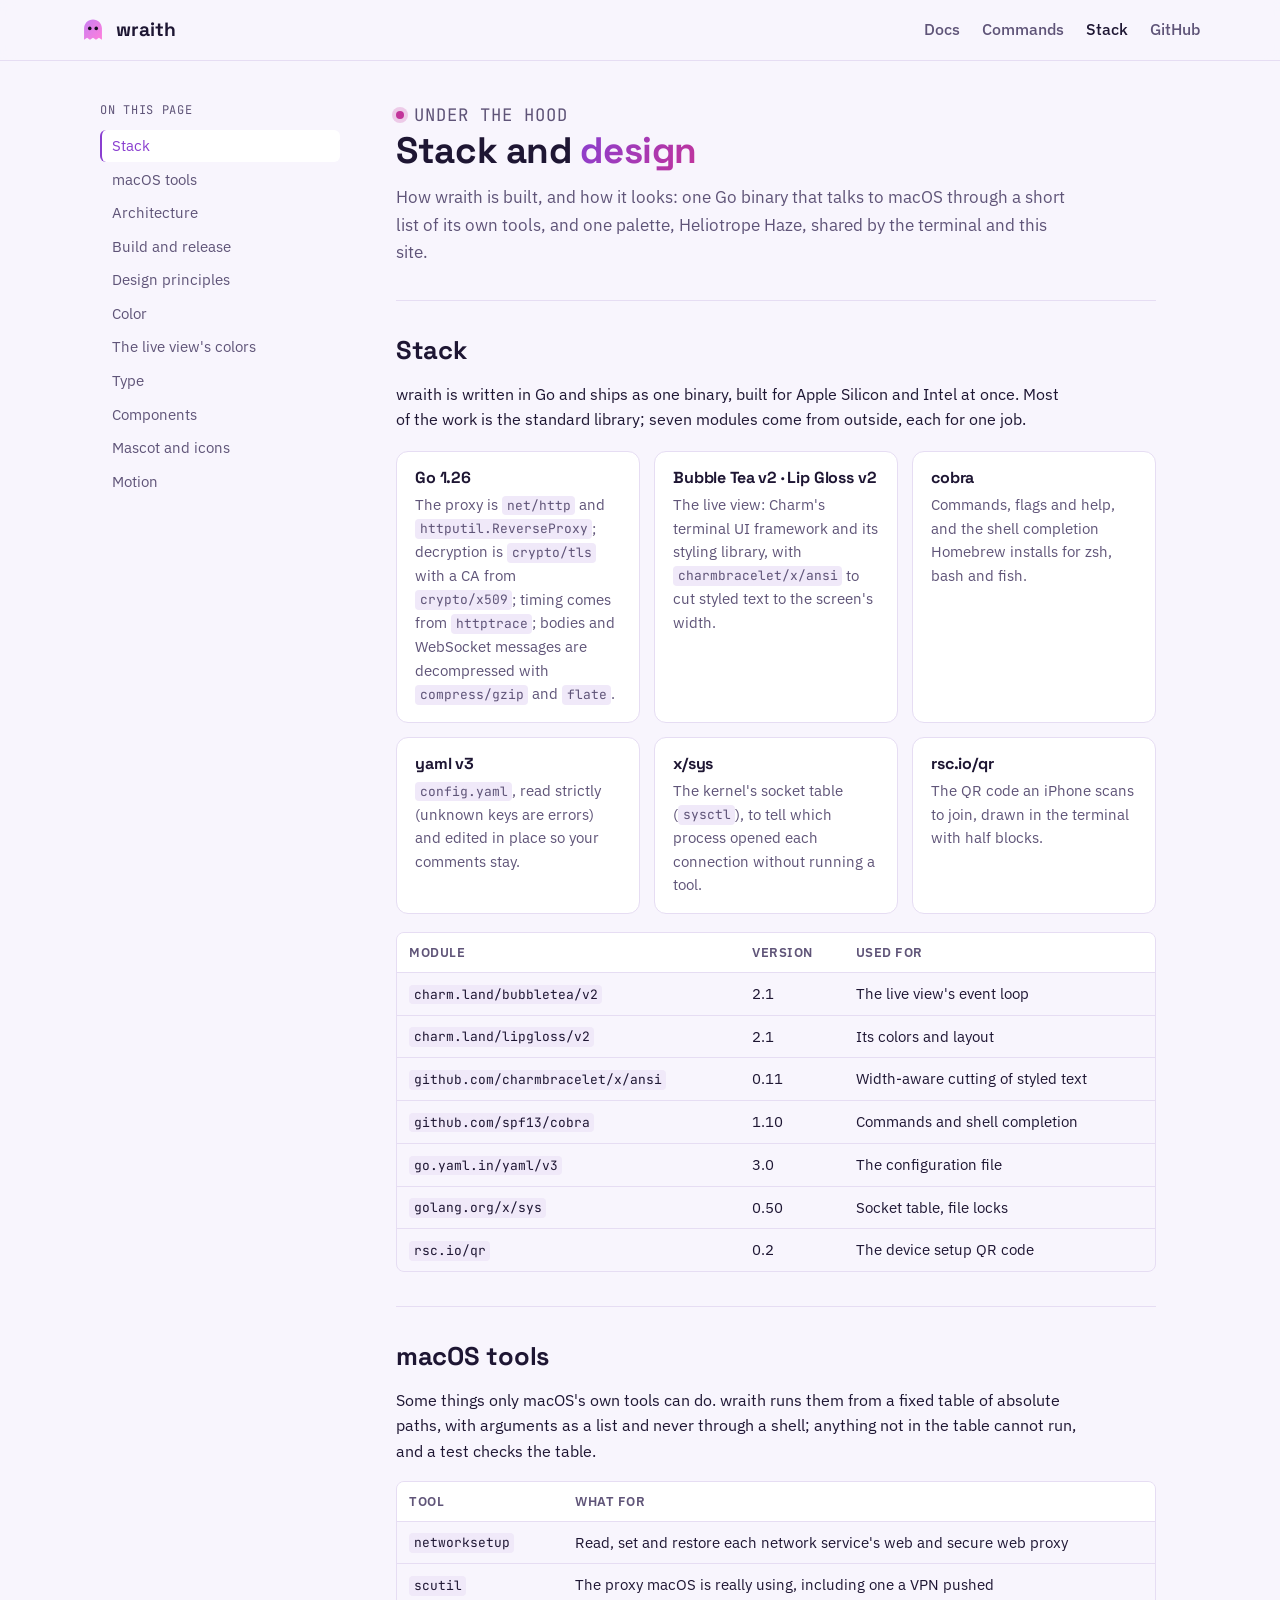
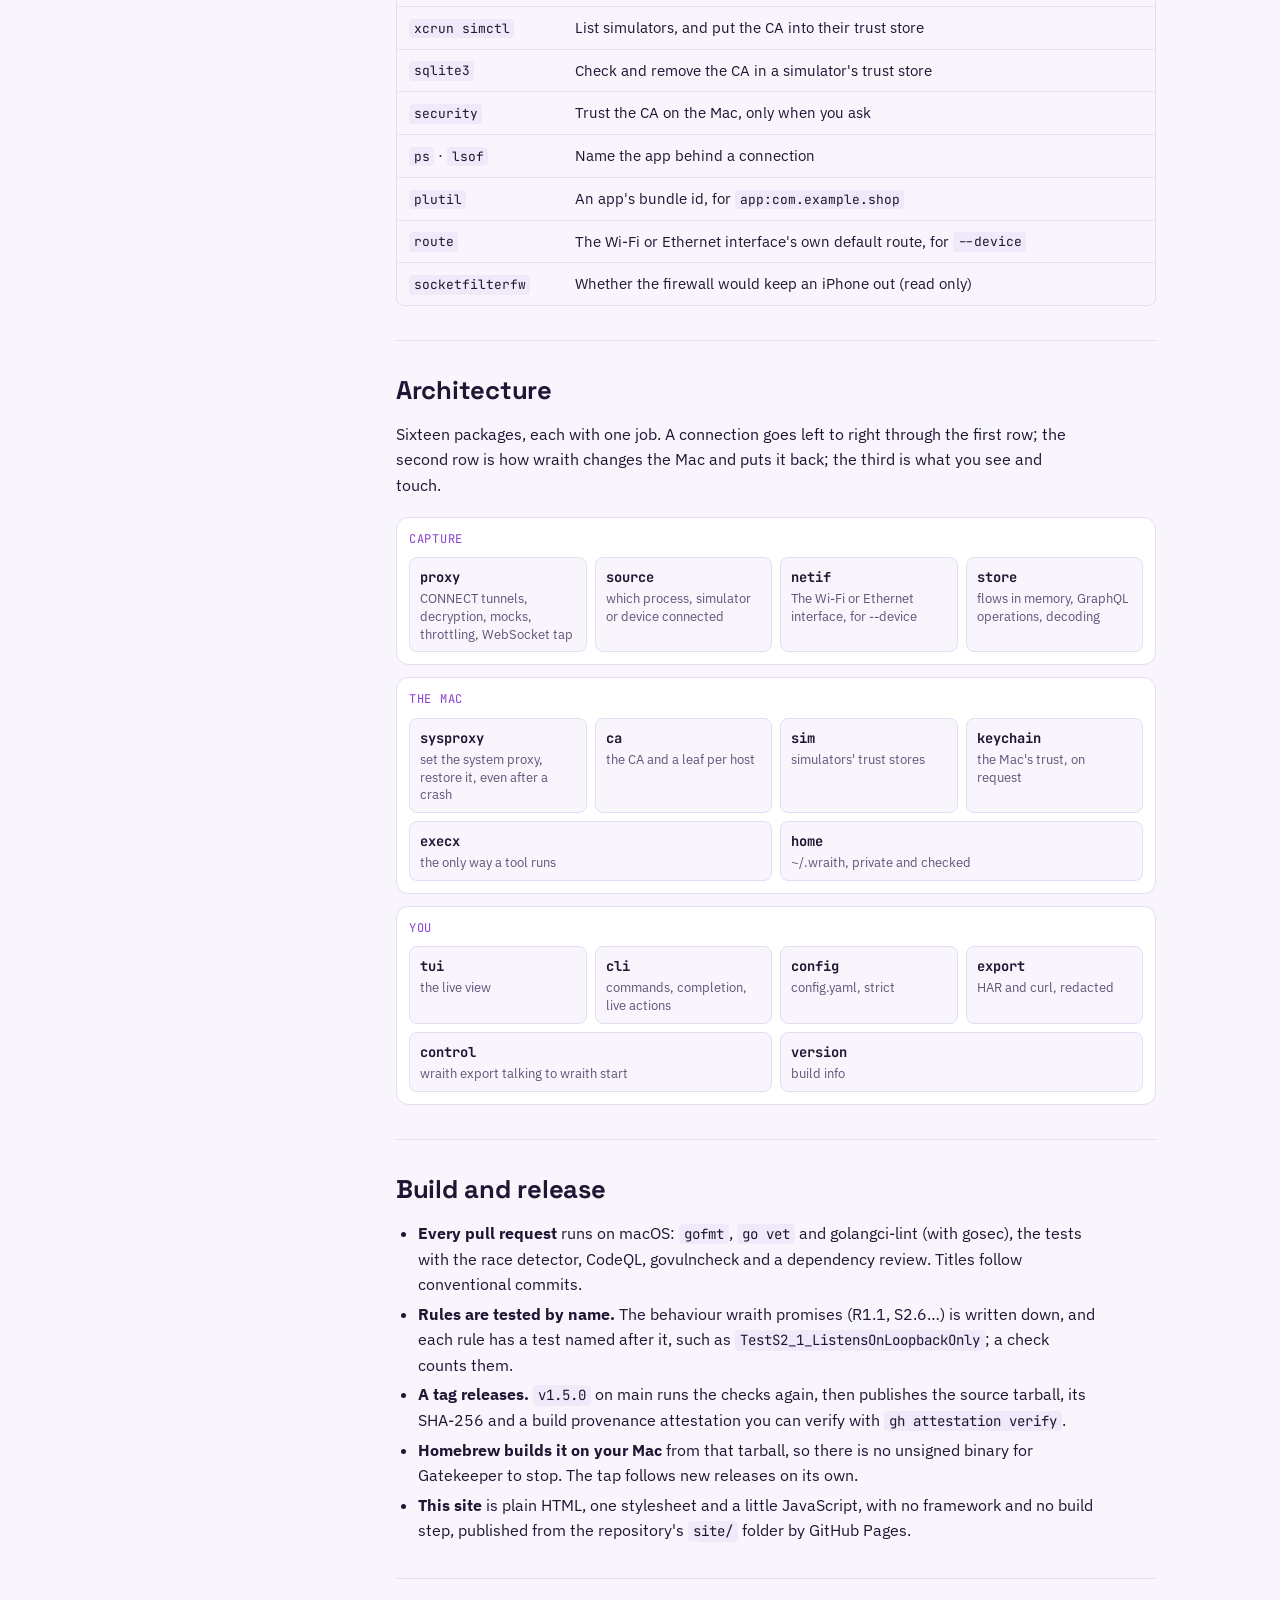
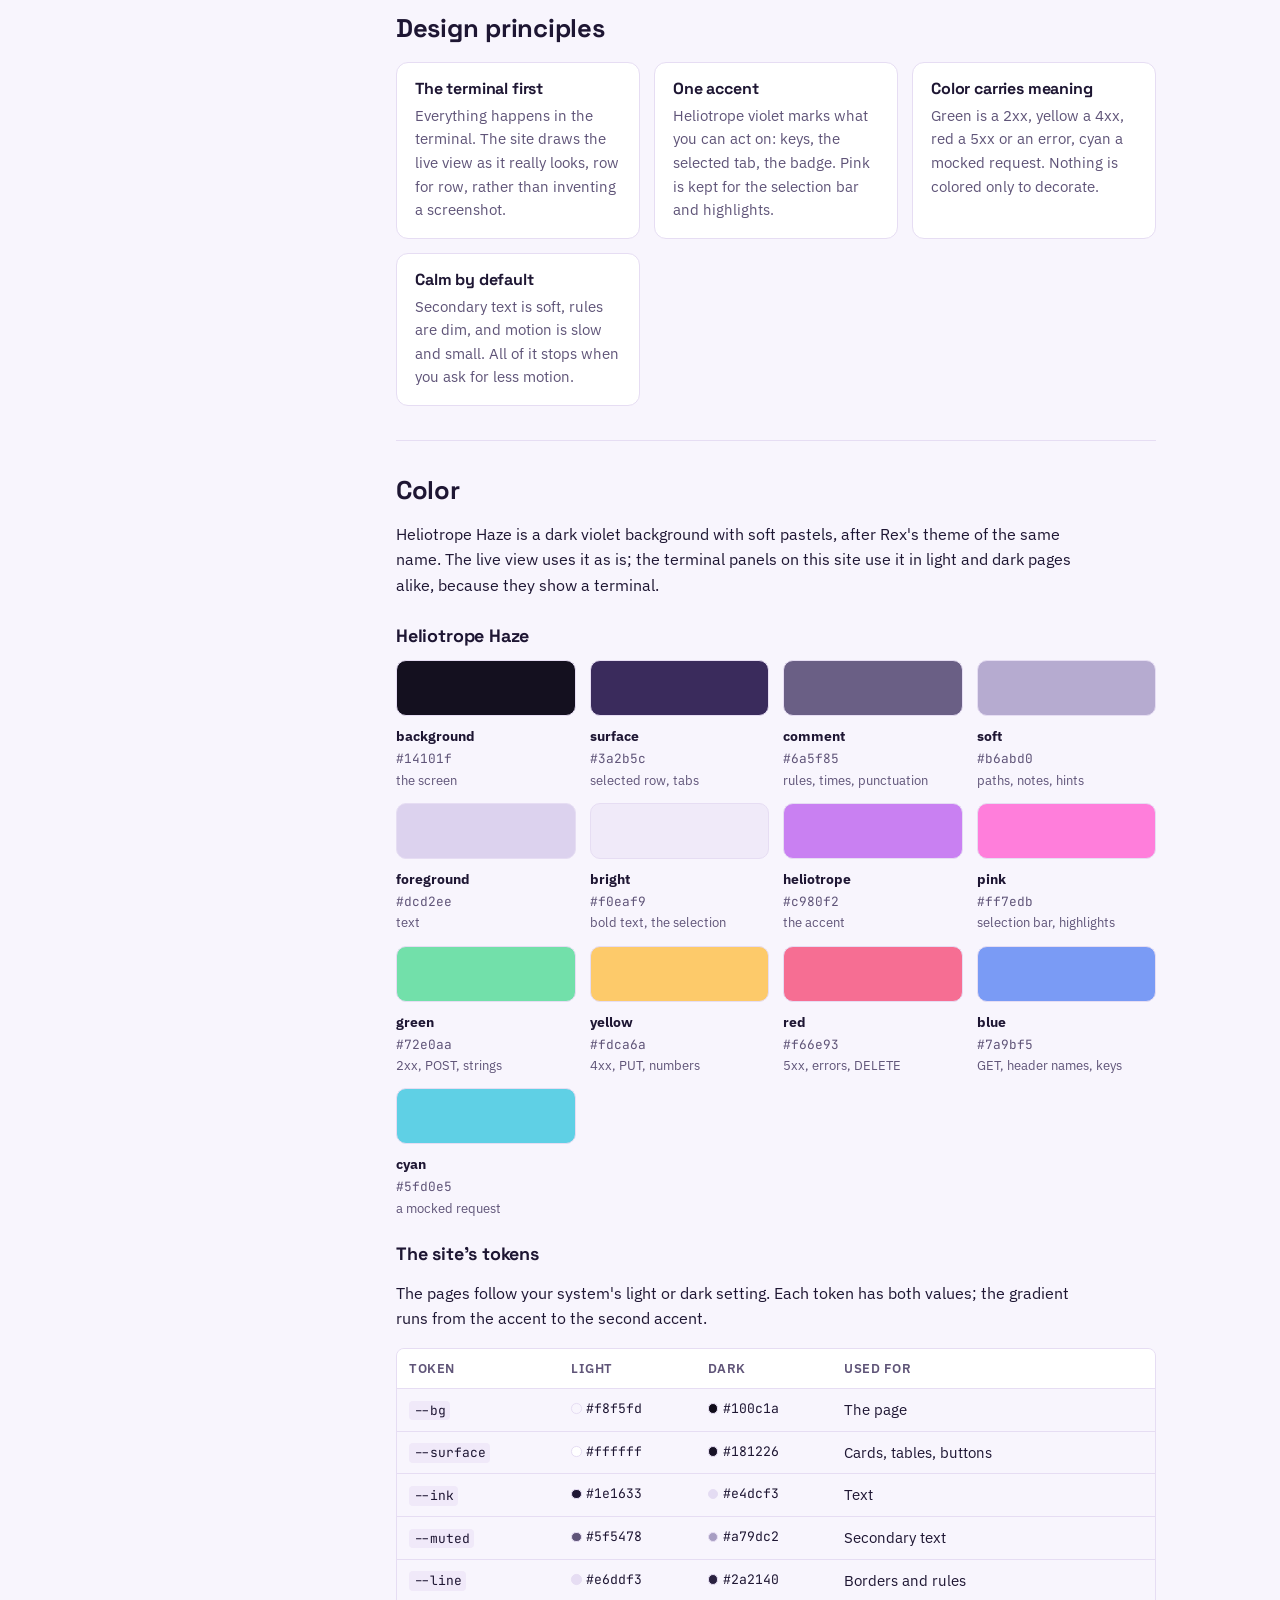
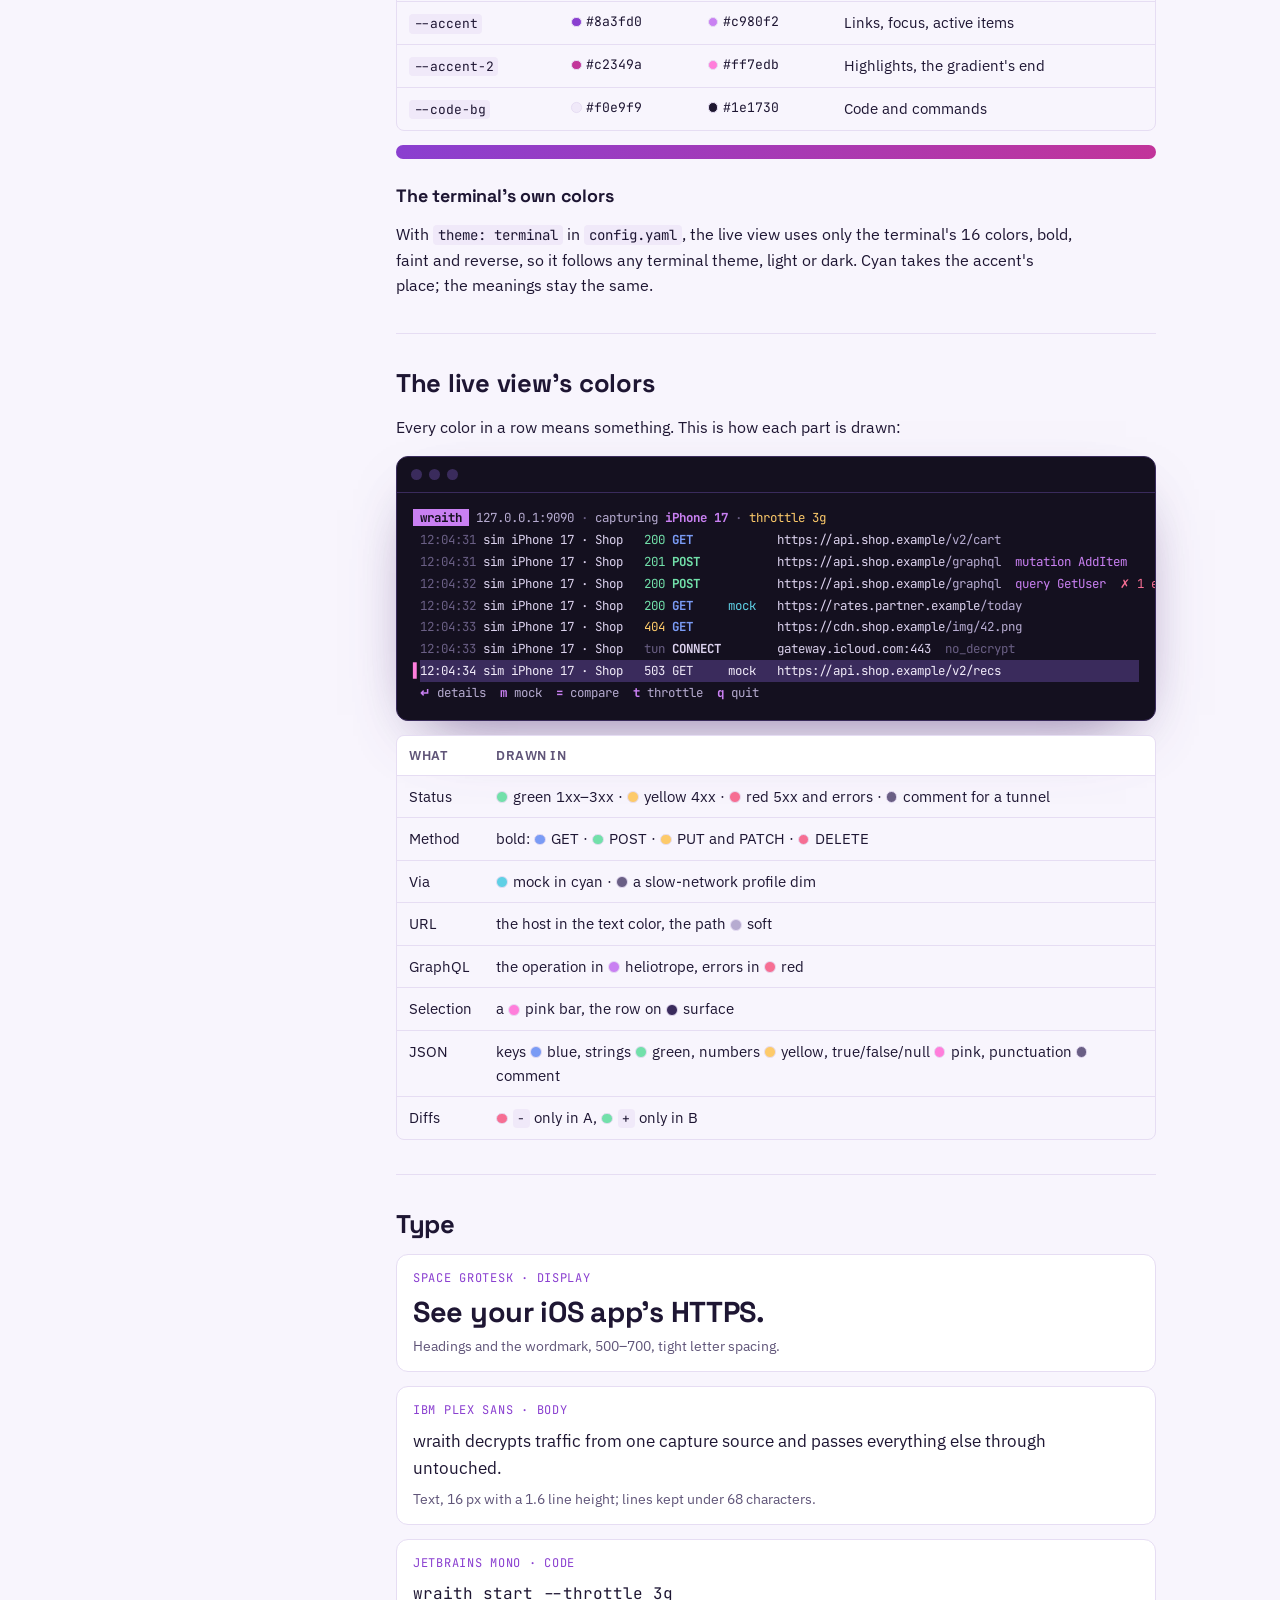
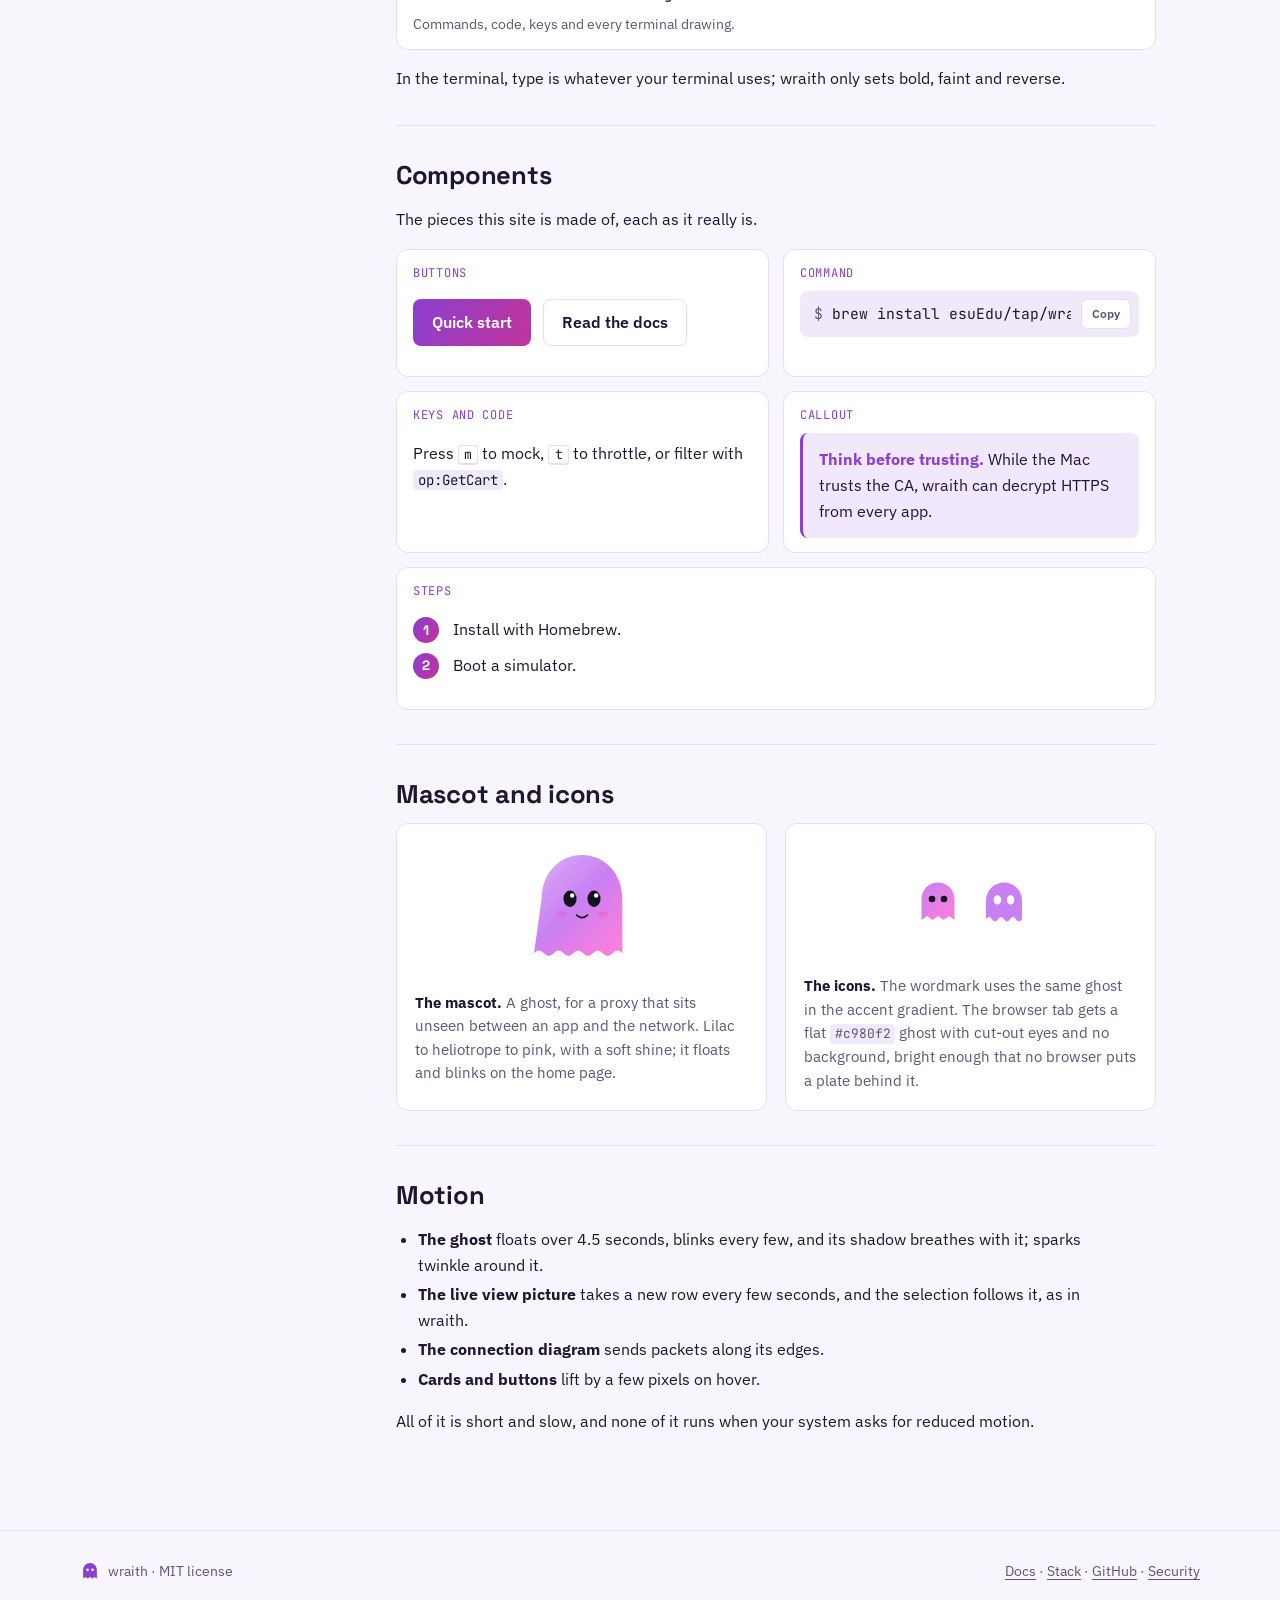
<file: site/stack/index.html>
<!doctype html>
<html lang="en">
<head>
<meta charset="utf-8">
<meta name="viewport" content="width=device-width, initial-scale=1, viewport-fit=cover">
<title>wraith stack and design</title>
<meta name="description" content="How wraith is built and how it looks: the Go stack, the macOS tools it runs, its packages, how it is tested and released, and the Heliotrope Haze design system of the live view and this site.">
<link rel="icon" href="../assets/favicon.png?v=3" type="image/png" sizes="64x64">
<link rel="icon" href="../assets/favicon.svg?v=3" type="image/svg+xml">
<link rel="apple-touch-icon" href="../assets/apple-touch-icon.png?v=3">
<meta name="theme-color" content="#14101f">
<link rel="preconnect" href="https://fonts.googleapis.com">
<link rel="preconnect" href="https://fonts.gstatic.com" crossorigin>
<link rel="stylesheet" href="https://fonts.googleapis.com/css2?family=IBM+Plex+Sans:wght@400;500;600&family=JetBrains+Mono:wght@400;500;600&family=Space+Grotesk:wght@500;600;700&display=swap">
<link rel="stylesheet" href="../assets/style.css">
</head>
<body>

<header class="site-header gutter">
  <div class="container">
    <a class="brand" href="../" aria-label="wraith home">
      <svg viewBox="0 0 32 32" aria-hidden="true"><defs><linearGradient id="brand-g" x1="0" y1="0" x2="1" y2="1"><stop offset="0" stop-color="#c980f2"/><stop offset="1" stop-color="#ff7edb"/></linearGradient></defs><path d="M16 3C9.9 3 5 7.9 5 14v14l3.7-2.6L12.3 28l3.7-2.6 3.7 2.6 3.6-2.6L27 28V14C27 7.9 22.1 3 16 3z" fill="url(#brand-g)"/><circle cx="12" cy="14" r="2.2" fill="#14101f"/><circle cx="20" cy="14" r="2.2" fill="#14101f"/></svg>
      wraith
    </a>
    <nav aria-label="Main">
      <a href="../docs/">Docs</a>
      <a class="wide-only" href="../docs/#commands">Commands</a>
      <a href="./" aria-current="page">Stack</a>
      <a href="https://github.com/esuEdu/wraith">GitHub</a>
    </nav>
  </div>
</header>

<div class="container gutter">
  <div class="docs">
    <aside class="toc">
      <p>On this page</p>
      <details>
        <summary>Contents</summary>
        <ol>
          <li><a href="#stack">Stack</a></li>
          <li><a href="#tools">macOS tools</a></li>
          <li><a href="#architecture">Architecture</a></li>
          <li><a href="#build">Build and release</a></li>
          <li><a href="#principles">Design principles</a></li>
          <li><a href="#color">Color</a></li>
          <li><a href="#live-view">The live view's colors</a></li>
          <li><a href="#type">Type</a></li>
          <li><a href="#components">Components</a></li>
          <li><a href="#mascot">Mascot and icons</a></li>
          <li><a href="#motion">Motion</a></li>
        </ol>
      </details>
    </aside>

    <article class="doc">
      <header>
        <p class="eyebrow">Under the hood</p>
        <h1>Stack and <span class="hl">design</span></h1>
        <p>How wraith is built, and how it looks: one Go binary that talks to macOS through a short list of its own tools, and one palette, Heliotrope Haze, shared by the terminal and this site.</p>
      </header>

      <section id="stack">
        <h2>Stack</h2>
        <p>wraith is written in Go and ships as one binary, built for Apple Silicon and Intel at once. Most of the work is the standard library; seven modules come from outside, each for one job.</p>
        <div class="cards">
          <div class="card"><h3>Go 1.26</h3><p>The proxy is <code>net/http</code> and <code>httputil.ReverseProxy</code>; decryption is <code>crypto/tls</code> with a CA from <code>crypto/x509</code>; timing comes from <code>httptrace</code>; bodies and WebSocket messages are decompressed with <code>compress/gzip</code> and <code>flate</code>.</p></div>
          <div class="card"><h3>Bubble Tea v2 · Lip Gloss v2</h3><p>The live view: Charm's terminal UI framework and its styling library, with <code>charmbracelet/x/ansi</code> to cut styled text to the screen's width.</p></div>
          <div class="card"><h3>cobra</h3><p>Commands, flags and help, and the shell completion Homebrew installs for zsh, bash and fish.</p></div>
          <div class="card"><h3>yaml v3</h3><p><code>config.yaml</code>, read strictly (unknown keys are errors) and edited in place so your comments stay.</p></div>
          <div class="card"><h3>x/sys</h3><p>The kernel's socket table (<code>sysctl</code>), to tell which process opened each connection without running a tool.</p></div>
          <div class="card"><h3>rsc.io/qr</h3><p>The QR code an iPhone scans to join, drawn in the terminal with half blocks.</p></div>
        </div>
        <div class="table-wrap"><table>
          <thead><tr><th>Module</th><th>Version</th><th>Used for</th></tr></thead>
          <tbody>
            <tr><td><code>charm.land/bubbletea/v2</code></td><td>2.1</td><td>The live view's event loop</td></tr>
            <tr><td><code>charm.land/lipgloss/v2</code></td><td>2.1</td><td>Its colors and layout</td></tr>
            <tr><td><code>github.com/charmbracelet/x/ansi</code></td><td>0.11</td><td>Width-aware cutting of styled text</td></tr>
            <tr><td><code>github.com/spf13/cobra</code></td><td>1.10</td><td>Commands and shell completion</td></tr>
            <tr><td><code>go.yaml.in/yaml/v3</code></td><td>3.0</td><td>The configuration file</td></tr>
            <tr><td><code>golang.org/x/sys</code></td><td>0.50</td><td>Socket table, file locks</td></tr>
            <tr><td><code>rsc.io/qr</code></td><td>0.2</td><td>The device setup QR code</td></tr>
          </tbody>
        </table></div>
      </section>

      <section id="tools">
        <h2>macOS tools</h2>
        <p>Some things only macOS's own tools can do. wraith runs them from a fixed table of absolute paths, with arguments as a list and never through a shell; anything not in the table cannot run, and a test checks the table.</p>
        <div class="table-wrap"><table>
          <thead><tr><th>Tool</th><th>What for</th></tr></thead>
          <tbody>
            <tr><td><code>networksetup</code></td><td>Read, set and restore each network service's web and secure web proxy</td></tr>
            <tr><td><code>scutil</code></td><td>The proxy macOS is really using, including one a VPN pushed</td></tr>
            <tr><td><code>xcrun simctl</code></td><td>List simulators, and put the CA into their trust store</td></tr>
            <tr><td><code>sqlite3</code></td><td>Check and remove the CA in a simulator's trust store</td></tr>
            <tr><td><code>security</code></td><td>Trust the CA on the Mac, only when you ask</td></tr>
            <tr><td><code>ps</code> · <code>lsof</code></td><td>Name the app behind a connection</td></tr>
            <tr><td><code>plutil</code></td><td>An app's bundle id, for <code>app:com.example.shop</code></td></tr>
            <tr><td><code>route</code></td><td>The Wi-Fi or Ethernet interface's own default route, for <code>--device</code></td></tr>
            <tr><td><code>socketfilterfw</code></td><td>Whether the firewall would keep an iPhone out (read only)</td></tr>
          </tbody>
        </table></div>
      </section>

      <section id="architecture">
        <h2>Architecture</h2>
        <p>Sixteen packages, each with one job. A connection goes left to right through the first row; the second row is how wraith changes the Mac and puts it back; the third is what you see and touch.</p>
        <div class="arch">
          <div class="arch-row">
            <span class="arch-label">Capture</span>
            <div class="pkg"><b>proxy</b><span>CONNECT tunnels, decryption, mocks, throttling, WebSocket tap</span></div>
            <div class="pkg"><b>source</b><span>which process, simulator or device connected</span></div>
            <div class="pkg"><b>netif</b><span>The Wi-Fi or Ethernet interface, for --device</span></div>
            <div class="pkg"><b>store</b><span>flows in memory, GraphQL operations, decoding</span></div>
          </div>
          <div class="arch-row">
            <span class="arch-label">The Mac</span>
            <div class="pkg"><b>sysproxy</b><span>set the system proxy, restore it, even after a crash</span></div>
            <div class="pkg"><b>ca</b><span>the CA and a leaf per host</span></div>
            <div class="pkg"><b>sim</b><span>simulators' trust stores</span></div>
            <div class="pkg"><b>keychain</b><span>the Mac's trust, on request</span></div>
            <div class="pkg"><b>execx</b><span>the only way a tool runs</span></div>
            <div class="pkg"><b>home</b><span>~/.wraith, private and checked</span></div>
          </div>
          <div class="arch-row">
            <span class="arch-label">You</span>
            <div class="pkg"><b>tui</b><span>the live view</span></div>
            <div class="pkg"><b>cli</b><span>commands, completion, live actions</span></div>
            <div class="pkg"><b>config</b><span>config.yaml, strict</span></div>
            <div class="pkg"><b>export</b><span>HAR and curl, redacted</span></div>
            <div class="pkg"><b>control</b><span>wraith export talking to wraith start</span></div>
            <div class="pkg"><b>version</b><span>build info</span></div>
          </div>
        </div>
      </section>

      <section id="build">
        <h2>Build and release</h2>
        <ul>
          <li><strong>Every pull request</strong> runs on macOS: <code>gofmt</code>, <code>go vet</code> and golangci-lint (with gosec), the tests with the race detector, CodeQL, govulncheck and a dependency review. Titles follow conventional commits.</li>
          <li><strong>Rules are tested by name.</strong> The behaviour wraith promises (R1.1, S2.6…) is written down, and each rule has a test named after it, such as <code>TestS2_1_ListensOnLoopbackOnly</code>; a check counts them.</li>
          <li><strong>A tag releases.</strong> <code>v1.5.0</code> on main runs the checks again, then publishes the source tarball, its SHA-256 and a build provenance attestation you can verify with <code>gh attestation verify</code>.</li>
          <li><strong>Homebrew builds it on your Mac</strong> from that tarball, so there is no unsigned binary for Gatekeeper to stop. The tap follows new releases on its own.</li>
          <li><strong>This site</strong> is plain HTML, one stylesheet and a little JavaScript, with no framework and no build step, published from the repository's <code>site/</code> folder by GitHub Pages.</li>
        </ul>
      </section>

      <section id="principles">
        <h2>Design principles</h2>
        <div class="cards">
          <div class="card"><h3>The terminal first</h3><p>Everything happens in the terminal. The site draws the live view as it really looks, row for row, rather than inventing a screenshot.</p></div>
          <div class="card"><h3>One accent</h3><p>Heliotrope violet marks what you can act on: keys, the selected tab, the badge. Pink is kept for the selection bar and highlights.</p></div>
          <div class="card"><h3>Color carries meaning</h3><p>Green is a 2xx, yellow a 4xx, red a 5xx or an error, cyan a mocked request. Nothing is colored only to decorate.</p></div>
          <div class="card"><h3>Calm by default</h3><p>Secondary text is soft, rules are dim, and motion is slow and small. All of it stops when you ask for less motion.</p></div>
        </div>
      </section>

      <section id="color">
        <h2>Color</h2>
        <p>Heliotrope Haze is a dark violet background with soft pastels, after Rex's theme of the same name. The live view uses it as is; the terminal panels on this site use it in light and dark pages alike, because they show a terminal.</p>
        <h3>Heliotrope Haze</h3>
        <div class="swatches">
          <div class="swatch"><span class="chip" style="--c:#14101f"></span><b>background</b><code>#14101f</code><small>the screen</small></div>
          <div class="swatch"><span class="chip" style="--c:#3a2b5c"></span><b>surface</b><code>#3a2b5c</code><small>selected row, tabs</small></div>
          <div class="swatch"><span class="chip" style="--c:#6a5f85"></span><b>comment</b><code>#6a5f85</code><small>rules, times, punctuation</small></div>
          <div class="swatch"><span class="chip" style="--c:#b6abd0"></span><b>soft</b><code>#b6abd0</code><small>paths, notes, hints</small></div>
          <div class="swatch"><span class="chip" style="--c:#dcd2ee"></span><b>foreground</b><code>#dcd2ee</code><small>text</small></div>
          <div class="swatch"><span class="chip" style="--c:#f0eaf9"></span><b>bright</b><code>#f0eaf9</code><small>bold text, the selection</small></div>
          <div class="swatch"><span class="chip" style="--c:#c980f2"></span><b>heliotrope</b><code>#c980f2</code><small>the accent</small></div>
          <div class="swatch"><span class="chip" style="--c:#ff7edb"></span><b>pink</b><code>#ff7edb</code><small>selection bar, highlights</small></div>
          <div class="swatch"><span class="chip" style="--c:#72e0aa"></span><b>green</b><code>#72e0aa</code><small>2xx, POST, strings</small></div>
          <div class="swatch"><span class="chip" style="--c:#fdca6a"></span><b>yellow</b><code>#fdca6a</code><small>4xx, PUT, numbers</small></div>
          <div class="swatch"><span class="chip" style="--c:#f66e93"></span><b>red</b><code>#f66e93</code><small>5xx, errors, DELETE</small></div>
          <div class="swatch"><span class="chip" style="--c:#7a9bf5"></span><b>blue</b><code>#7a9bf5</code><small>GET, header names, keys</small></div>
          <div class="swatch"><span class="chip" style="--c:#5fd0e5"></span><b>cyan</b><code>#5fd0e5</code><small>a mocked request</small></div>
        </div>
        <h3>The site's tokens</h3>
        <p>The pages follow your system's light or dark setting. Each token has both values; the gradient runs from the accent to the second accent.</p>
        <div class="table-wrap"><table class="tokens">
          <thead><tr><th>Token</th><th>Light</th><th>Dark</th><th>Used for</th></tr></thead>
          <tbody>
            <tr><td><code>--bg</code></td><td><span class="dot" style="--c:#f8f5fd"></span>#f8f5fd</td><td><span class="dot" style="--c:#100c1a"></span>#100c1a</td><td>The page</td></tr>
            <tr><td><code>--surface</code></td><td><span class="dot" style="--c:#ffffff"></span>#ffffff</td><td><span class="dot" style="--c:#181226"></span>#181226</td><td>Cards, tables, buttons</td></tr>
            <tr><td><code>--ink</code></td><td><span class="dot" style="--c:#1e1633"></span>#1e1633</td><td><span class="dot" style="--c:#e4dcf3"></span>#e4dcf3</td><td>Text</td></tr>
            <tr><td><code>--muted</code></td><td><span class="dot" style="--c:#5f5478"></span>#5f5478</td><td><span class="dot" style="--c:#a79dc2"></span>#a79dc2</td><td>Secondary text</td></tr>
            <tr><td><code>--line</code></td><td><span class="dot" style="--c:#e6ddf3"></span>#e6ddf3</td><td><span class="dot" style="--c:#2a2140"></span>#2a2140</td><td>Borders and rules</td></tr>
            <tr><td><code>--accent</code></td><td><span class="dot" style="--c:#8a3fd0"></span>#8a3fd0</td><td><span class="dot" style="--c:#c980f2"></span>#c980f2</td><td>Links, focus, active items</td></tr>
            <tr><td><code>--accent-2</code></td><td><span class="dot" style="--c:#c2349a"></span>#c2349a</td><td><span class="dot" style="--c:#ff7edb"></span>#ff7edb</td><td>Highlights, the gradient's end</td></tr>
            <tr><td><code>--code-bg</code></td><td><span class="dot" style="--c:#f0e9f9"></span>#f0e9f9</td><td><span class="dot" style="--c:#1e1730"></span>#1e1730</td><td>Code and commands</td></tr>
          </tbody>
        </table></div>
        <div class="gradient-bar" role="img" aria-label="The accent gradient"></div>
        <h3>The terminal's own colors</h3>
        <p>With <code>theme: terminal</code> in <code>config.yaml</code>, the live view uses only the terminal's 16 colors, bold, faint and reverse, so it follows any terminal theme, light or dark. Cyan takes the accent's place; the meanings stay the same.</p>
      </section>

      <section id="live-view">
        <h2>The live view's colors</h2>
        <p>Every color in a row means something. This is how each part is drawn:</p>
        <figure class="terminal">
          <div class="chrome" aria-hidden="true"><i></i><i></i><i></i></div>
<pre><span class="t-badge"> wraith </span> <span class="t-soft">127.0.0.1:9090</span><span class="t-dim"> · </span><span class="t-soft">capturing </span><span class="t-acc"><b>iPhone 17</b></span><span class="t-dim"> · </span><span class="t-warn">throttle 3g</span>
 <span class="t-dim">12:04:31</span> sim iPhone 17 · Shop   <span class="t-ok">200</span> <span class="t-get">GET    </span>        https://api.shop.example<span class="t-soft">/v2/cart</span>
 <span class="t-dim">12:04:31</span> sim iPhone 17 · Shop   <span class="t-ok">201</span> <span class="t-post">POST   </span>        https://api.shop.example<span class="t-soft">/graphql</span>  <span class="t-acc">mutation AddItem</span>
 <span class="t-dim">12:04:32</span> sim iPhone 17 · Shop   <span class="t-ok">200</span> <span class="t-post">POST   </span>        https://api.shop.example<span class="t-soft">/graphql</span>  <span class="t-acc">query GetUser</span>  <span class="t-bad">✗ 1 error</span>
 <span class="t-dim">12:04:32</span> sim iPhone 17 · Shop   <span class="t-ok">200</span> <span class="t-get">GET    </span> <span class="t-mag">mock  </span> https://rates.partner.example<span class="t-soft">/today</span>
 <span class="t-dim">12:04:33</span> sim iPhone 17 · Shop   <span class="t-warn">404</span> <span class="t-get">GET    </span>        https://cdn.shop.example<span class="t-soft">/img/42.png</span>
 <span class="t-dim">12:04:33</span> sim iPhone 17 · Shop   <span class="t-dim">tun</span> <b>CONNECT</b>        gateway.icloud.com:443  <span class="t-dim">no_decrypt</span>
<span class="t-mark">▌</span><span class="t-sel">12:04:34 sim iPhone 17 · Shop   503 GET     mock   https://api.shop.example/v2/recs</span>
 <span class="t-acc"><b>↵</b></span> <span class="t-soft">details</span>  <span class="t-acc"><b>m</b></span> <span class="t-soft">mock</span>  <span class="t-acc"><b>=</b></span> <span class="t-soft">compare</span>  <span class="t-acc"><b>t</b></span> <span class="t-soft">throttle</span>  <span class="t-acc"><b>q</b></span> <span class="t-soft">quit</span></pre>
        </figure>
        <div class="table-wrap"><table>
          <thead><tr><th>What</th><th>Drawn in</th></tr></thead>
          <tbody>
            <tr><td>Status</td><td><span class="dot" style="--c:#72e0aa"></span>green 1xx–3xx · <span class="dot" style="--c:#fdca6a"></span>yellow 4xx · <span class="dot" style="--c:#f66e93"></span>red 5xx and errors · <span class="dot" style="--c:#6a5f85"></span>comment for a tunnel</td></tr>
            <tr><td>Method</td><td>bold: <span class="dot" style="--c:#7a9bf5"></span>GET · <span class="dot" style="--c:#72e0aa"></span>POST · <span class="dot" style="--c:#fdca6a"></span>PUT and PATCH · <span class="dot" style="--c:#f66e93"></span>DELETE</td></tr>
            <tr><td>Via</td><td><span class="dot" style="--c:#5fd0e5"></span>mock in cyan · <span class="dot" style="--c:#6a5f85"></span>a slow-network profile dim</td></tr>
            <tr><td>URL</td><td>the host in the text color, the path <span class="dot" style="--c:#b6abd0"></span>soft</td></tr>
            <tr><td>GraphQL</td><td>the operation in <span class="dot" style="--c:#c980f2"></span>heliotrope, errors in <span class="dot" style="--c:#f66e93"></span>red</td></tr>
            <tr><td>Selection</td><td>a <span class="dot" style="--c:#ff7edb"></span>pink bar, the row on <span class="dot" style="--c:#3a2b5c"></span>surface</td></tr>
            <tr><td>JSON</td><td>keys <span class="dot" style="--c:#7a9bf5"></span>blue, strings <span class="dot" style="--c:#72e0aa"></span>green, numbers <span class="dot" style="--c:#fdca6a"></span>yellow, true/false/null <span class="dot" style="--c:#ff7edb"></span>pink, punctuation <span class="dot" style="--c:#6a5f85"></span>comment</td></tr>
            <tr><td>Diffs</td><td><span class="dot" style="--c:#f66e93"></span><code>-</code> only in A, <span class="dot" style="--c:#72e0aa"></span><code>+</code> only in B</td></tr>
          </tbody>
        </table></div>
      </section>

      <section id="type">
        <h2>Type</h2>
        <div class="type-specimens">
          <div class="specimen"><p class="spec-name">Space Grotesk · display</p><p class="spec display">See your iOS app's HTTPS.</p><p class="spec-note">Headings and the wordmark, 500–700, tight letter spacing.</p></div>
          <div class="specimen"><p class="spec-name">IBM Plex Sans · body</p><p class="spec body">wraith decrypts traffic from one capture source and passes everything else through untouched.</p><p class="spec-note">Text, 16 px with a 1.6 line height; lines kept under 68 characters.</p></div>
          <div class="specimen"><p class="spec-name">JetBrains Mono · code</p><p class="spec mono">wraith start --throttle 3g</p><p class="spec-note">Commands, code, keys and every terminal drawing.</p></div>
        </div>
        <p>In the terminal, type is whatever your terminal uses; wraith only sets bold, faint and reverse.</p>
      </section>

      <section id="components">
        <h2>Components</h2>
        <p>The pieces this site is made of, each as it really is.</p>
        <div class="specimen-grid">
          <div class="specimen"><p class="spec-name">Buttons</p><p class="actions"><a class="button primary" href="../docs/#quick-start">Quick start</a> <a class="button" href="../docs/">Read the docs</a></p></div>
          <div class="specimen"><p class="spec-name">Command</p><div class="install"><code><span class="prompt">$ </span>brew install esuEdu/tap/wraith</code><button class="copy" type="button" data-copy="brew install esuEdu/tap/wraith">Copy</button></div></div>
          <div class="specimen"><p class="spec-name">Keys and code</p><p>Press <kbd>m</kbd> to mock, <kbd>t</kbd> to throttle, or filter with <code>op:GetCart</code>.</p></div>
          <div class="specimen"><p class="spec-name">Callout</p><div class="callout"><p><strong>Think before trusting.</strong> While the Mac trusts the CA, wraith can decrypt HTTPS from every app.</p></div></div>
        </div>
        <div class="specimen wide"><p class="spec-name">Steps</p>
          <ol class="howto">
            <li>Install with Homebrew.</li>
            <li>Boot a simulator.</li>
          </ol>
        </div>
      </section>

      <section id="mascot">
        <h2>Mascot and icons</h2>
        <div class="mascot-row">
          <div class="mascot-cell">
            <svg viewBox="0 0 220 250" class="ghost" role="img" aria-label="The wraith mascot">
              <defs>
                <linearGradient id="stack-mascot-g" x1="0" y1="0" x2="0.9" y2="1"><stop offset="0" stop-color="#dcb2fa"/><stop offset="0.5" stop-color="#c980f2"/><stop offset="1" stop-color="#ff7edb"/></linearGradient>
              </defs>
              <path d="M36 104C36 58 68 24 110 24s74 34 74 80v100q-9-10-18 0t-18 0q-9-10-18 0t-18 0q-9-10-18 0t-18 0q-9-10-18 0t-18 0q-9-10-18 0z" fill="url(#stack-mascot-g)"/>
              <ellipse cx="88" cy="104" rx="12" ry="15" fill="#14101f"/><ellipse cx="132" cy="104" rx="12" ry="15" fill="#14101f"/><circle cx="92" cy="98" r="4" fill="#fff"/><circle cx="136" cy="98" r="4" fill="#fff"/>
              <ellipse cx="72" cy="132" rx="10" ry="5.5" fill="#ff4fb0" opacity="0.35"/><ellipse cx="148" cy="132" rx="10" ry="5.5" fill="#ff4fb0" opacity="0.35"/>
              <path d="M100 134q10 9 20 0" stroke="#14101f" stroke-width="3" fill="none" stroke-linecap="round"/>
            </svg>
            <p><b>The mascot.</b> A ghost, for a proxy that sits unseen between an app and the network. Lilac to heliotrope to pink, with a soft shine; it floats and blinks on the home page.</p>
          </div>
          <div class="mascot-cell">
            <div class="icon-set">
              <svg viewBox="0 0 32 32" aria-label="The wordmark's icon" role="img"><defs><linearGradient id="stack-brand-g" x1="0" y1="0" x2="1" y2="1"><stop offset="0" stop-color="#c980f2"/><stop offset="1" stop-color="#ff7edb"/></linearGradient></defs><path d="M16 3C9.9 3 5 7.9 5 14v14l3.7-2.6L12.3 28l3.7-2.6 3.7 2.6 3.6-2.6L27 28V14C27 7.9 22.1 3 16 3z" fill="url(#stack-brand-g)"/><circle cx="12" cy="14" r="2.2" fill="#14101f"/><circle cx="20" cy="14" r="2.2" fill="#14101f"/></svg>
              <img src="../assets/favicon.svg?v=3" alt="The tab icon" width="48" height="48">
            </div>
            <p><b>The icons.</b> The wordmark uses the same ghost in the accent gradient. The browser tab gets a flat <code>#c980f2</code> ghost with cut-out eyes and no background, bright enough that no browser puts a plate behind it.</p>
          </div>
        </div>
      </section>

      <section id="motion">
        <h2>Motion</h2>
        <ul>
          <li><strong>The ghost</strong> floats over 4.5 seconds, blinks every few, and its shadow breathes with it; sparks twinkle around it.</li>
          <li><strong>The live view picture</strong> takes a new row every few seconds, and the selection follows it, as in wraith.</li>
          <li><strong>The connection diagram</strong> sends packets along its edges.</li>
          <li><strong>Cards and buttons</strong> lift by a few pixels on hover.</li>
        </ul>
        <p>All of it is short and slow, and none of it runs when your system asks for reduced motion.</p>
      </section>
    </article>
  </div>
</div>

<footer class="site-footer gutter">
  <div class="container">
    <span class="sign"><svg viewBox="0 0 32 32" aria-hidden="true"><path d="M16 3C9.9 3 5 7.9 5 14v14l3.7-2.6L12.3 28l3.7-2.6 3.7 2.6 3.6-2.6L27 28V14C27 7.9 22.1 3 16 3z" fill="currentColor"/><circle cx="12" cy="14" r="2.2" fill="var(--bg)"/><circle cx="20" cy="14" r="2.2" fill="var(--bg)"/></svg> wraith · MIT license</span>
    <span><a href="../docs/">Docs</a> · <a href="./">Stack</a> · <a href="https://github.com/esuEdu/wraith">GitHub</a> · <a href="https://github.com/esuEdu/wraith/security/policy">Security</a></span>
  </div>
</footer>

<script src="../assets/site.js"></script>
</body>
</html>
</file>
<file: site/assets/style.css>
/* wraith site. One stylesheet for the home page and the docs.
   Layout: a centered column (home) and a two-column docs layout with a sticky table of contents.
   Colors: wraith's Heliotrope Haze, violet with a pink highlight, in a light and a dark page.
   The terminal panels stay dark in both themes: they show a terminal. */
:root {
  --bg: #f8f5fd;
  --surface: #ffffff;
  --ink: #1e1633;
  --muted: #5f5478;
  --line: #e6ddf3;
  --accent: #8a3fd0;
  --accent-2: #c2349a;
  --accent-ink: #ffffff;
  --accent-soft: #f2e8fd;
  --code-bg: #f0e9f9;
  --glow: rgba(167, 94, 230, 0.28);
  --grad: linear-gradient(120deg, #8a3fd0, #c2349a);
  /* the terminal drawings use wraith's Heliotrope Haze theme, in light and dark pages alike */
  --term-bg: #14101f;
  --term-line: #3a2b5c;
  --term-fg: #dcd2ee;
  --term-dim: #6a5f85;
  --term-soft: #b6abd0;
  --term-ok: #72e0aa;
  --term-warn: #fdca6a;
  --term-bad: #f66e93;
  --term-accent: #c980f2;
  --term-mark: #ff7edb;
  --term-blue: #7a9bf5;
  --term-cyan: #5fd0e5;
  --term-sel: #3a2b5c;
  --term-bright: #f0eaf9;
  --font-display: "Space Grotesk", "Avenir Next", "Segoe UI", sans-serif;
  --font-body: "IBM Plex Sans", -apple-system, "Segoe UI", sans-serif;
  --font-mono: "JetBrains Mono", ui-monospace, "SF Mono", Menlo, monospace;
  color-scheme: light;
}
@media (prefers-color-scheme: dark) {
  :root:not([data-theme="light"]) {
    --bg: #100c1a; --surface: #181226; --ink: #e4dcf3; --muted: #a79dc2; --line: #2a2140;
    --accent: #c980f2; --accent-2: #ff7edb; --accent-ink: #14101f; --accent-soft: #251a3b; --code-bg: #1e1730;
    --glow: rgba(201, 128, 242, 0.30); --grad: linear-gradient(120deg, #c980f2, #ff7edb);
    color-scheme: dark;
  }
}
:root[data-theme="dark"] {
  --bg: #100c1a; --surface: #181226; --ink: #e4dcf3; --muted: #a79dc2; --line: #2a2140;
  --accent: #c980f2; --accent-2: #ff7edb; --accent-ink: #14101f; --accent-soft: #251a3b; --code-bg: #1e1730;
  --glow: rgba(201, 128, 242, 0.30); --grad: linear-gradient(120deg, #c980f2, #ff7edb);
  color-scheme: dark;
}

* { box-sizing: border-box; }
html { scroll-padding-top: 76px; }
body {
  margin: 0;
  background: var(--bg);
  color: var(--ink);
  font-family: var(--font-body);
  font-size: 16px;
  line-height: 1.6;
  -webkit-font-smoothing: antialiased;
}
img, svg { max-width: 100%; }
a { color: var(--accent); text-underline-offset: 3px; }
a:hover { text-decoration-thickness: 2px; }
:focus-visible { outline: 2px solid var(--accent); outline-offset: 3px; border-radius: 3px; }
h1, h2, h3 { font-family: var(--font-display); line-height: 1.2; text-wrap: balance; letter-spacing: -0.01em; }
code, pre, kbd { font-family: var(--font-mono); }
code { font-size: 0.88em; background: var(--code-bg); padding: 0.1em 0.35em; border-radius: 4px; }
kbd { font-size: 0.82em; border: 1px solid var(--line); border-bottom-width: 2px; border-radius: 4px; padding: 0 0.4em; background: var(--surface); }

.gutter { padding-left: max(20px, env(safe-area-inset-left, 0px)); padding-right: max(20px, env(safe-area-inset-right, 0px)); }
.container { max-width: 1120px; margin: 0 auto; }

/* Header */
.site-header { position: sticky; top: 0; z-index: 20; background: color-mix(in srgb, var(--bg) 88%, transparent); backdrop-filter: blur(8px); border-bottom: 1px solid var(--line); }
.site-header .container { display: flex; align-items: center; gap: 24px; min-height: 60px; }
.brand { display: flex; align-items: center; gap: 10px; color: var(--ink); text-decoration: none; font-family: var(--font-display); font-weight: 700; font-size: 1.2rem; }
.brand svg { width: 26px; height: 26px; color: var(--accent); transition: transform 0.3s; }
.brand:hover svg { transform: rotate(-8deg) translateY(-2px); }
.site-header nav { margin-left: auto; display: flex; gap: 22px; flex-wrap: wrap; }
.site-header nav a { color: var(--muted); text-decoration: none; font-weight: 500; }
.site-header nav a:hover, .site-header nav a[aria-current="page"] { color: var(--ink); }

/* Buttons and commands */
.actions { display: flex; flex-wrap: wrap; gap: 12px; align-items: center; }
.button { display: inline-flex; align-items: center; gap: 8px; padding: 10px 18px; border-radius: 8px; font-weight: 600; text-decoration: none; border: 1px solid var(--line); color: var(--ink); background: var(--surface); }
.button { transition: transform 0.15s, box-shadow 0.2s, border-color 0.2s; }
.button.primary { background: var(--grad); border-color: transparent; color: var(--accent-ink); }
.button:hover { border-color: var(--accent); transform: translateY(-1px); }
.button.primary:hover { box-shadow: 0 8px 24px -8px var(--glow); }
.install { display: flex; align-items: center; gap: 10px; background: var(--code-bg); border-radius: 8px; padding: 8px 8px 8px 14px; max-width: 100%; }
.install code { background: none; padding: 0; font-size: 0.92rem; overflow-x: auto; white-space: nowrap; min-width: 0; }
.install .prompt { color: var(--muted); user-select: none; }
.copy { flex: none; font: inherit; font-size: 0.78rem; font-weight: 600; cursor: pointer; border: 1px solid var(--line); background: var(--surface); color: var(--muted); border-radius: 6px; padding: 4px 10px; }
.copy:hover { color: var(--ink); border-color: var(--accent); }

/* Terminal */
.terminal { margin: 0; background: var(--term-bg); color: var(--term-fg); border-radius: 12px; border: 1px solid var(--term-line); overflow: hidden; box-shadow: 0 30px 80px -36px var(--glow), 0 24px 60px -30px rgba(20, 10, 40, 0.55); min-width: 0; }
.terminal .chrome { display: flex; gap: 7px; padding: 12px 14px; border-bottom: 1px solid var(--term-line); }
.terminal .chrome i { width: 11px; height: 11px; border-radius: 50%; background: var(--term-line); display: block; }
.terminal pre { margin: 0; padding: 14px 16px 16px; font-size: 0.78rem; line-height: 1.75; overflow-x: auto; }
.t-dim { color: var(--term-dim); } .t-ok { color: var(--term-ok); } .t-warn { color: var(--term-warn); }
.t-bad { color: var(--term-bad); } .t-acc { color: var(--term-accent); } .t-bold { font-weight: 600; color: var(--term-bright); }
.t-soft { color: var(--term-soft); } .t-mark { color: var(--term-mark); }
.t-get { color: var(--term-blue); font-weight: 700; } .t-post { color: var(--term-ok); font-weight: 700; }
.t-sel { background: var(--term-sel); color: var(--term-bright); display: inline-block; width: calc(100% - 1ch); }
.t-badge { background: var(--term-accent); color: var(--term-bg); font-weight: 700; }
.t-mag { color: var(--term-cyan); }
.t-rule { display: inline-block; width: 100%; overflow: hidden; vertical-align: bottom; }

/* Home */
.hero { padding-block: 72px 56px; position: relative; overflow: hidden; }
.hero::before { content: ""; position: absolute; left: 0; right: 0; top: -300px; height: 1100px; pointer-events: none;
  background: radial-gradient(560px 440px at 78% 52%, var(--glow), transparent 72%), radial-gradient(420px 300px at 10% 30%, color-mix(in srgb, var(--accent-2) 14%, transparent), transparent 72%); }
.hero .container { display: grid; grid-template-columns: minmax(0, 1fr) 300px; gap: 44px 32px; position: relative; }
.hero .copy-col { max-width: 760px; }
.hero .terminal { grid-column: 1 / -1; }
.hero h1 .hl { background: var(--grad); -webkit-background-clip: text; background-clip: text; color: transparent; }

/* The ghost: floats, blinks now and then; its shadow breathes with it */
.mascot { align-self: center; justify-self: center; width: 240px; position: relative; }
.mascot svg { width: 100%; height: auto; display: block; overflow: visible; }
.mascot .body { animation: float 4.5s ease-in-out infinite; transform-origin: center; transform-box: fill-box; }
.mascot .eyes { animation: blink 5.5s infinite; transform-origin: center; transform-box: fill-box; }
.mascot .shadow { fill: var(--accent); opacity: 0.18; animation: breathe 4.5s ease-in-out infinite; transform-origin: center; transform-box: fill-box; }
.mascot .spark { fill: var(--accent-2); animation: twinkle 3s ease-in-out infinite; transform-origin: center; transform-box: fill-box; }
.mascot .spark.b { animation-delay: 1s; fill: var(--accent); } .mascot .spark.c { animation-delay: 2s; }
@keyframes float { 0%, 100% { transform: translateY(0) rotate(-2deg); } 50% { transform: translateY(-14px) rotate(2deg); } }
@keyframes breathe { 0%, 100% { transform: scaleX(1); opacity: 0.2; } 50% { transform: scaleX(0.78); opacity: 0.1; } }
@keyframes blink { 0%, 92%, 100% { transform: scaleY(1); } 95% { transform: scaleY(0.1); } }
@keyframes twinkle { 0%, 100% { opacity: 0; transform: scale(0.4); } 50% { opacity: 1; transform: scale(1); } }

/* The live view picture: new rows slide in */
.live-row.new { animation: arrive 0.6s ease-out; }
@keyframes arrive { from { opacity: 0; } to { opacity: 1; } }
.eyebrow { font-family: var(--font-mono); font-size: 0.8rem; letter-spacing: 0.06em; text-transform: uppercase; color: var(--accent); margin: 0 0 14px; display: inline-flex; align-items: center; gap: 10px; }
.eyebrow::before { content: ""; width: 8px; height: 8px; border-radius: 50%; background: var(--accent-2); box-shadow: 0 0 0 4px color-mix(in srgb, var(--accent-2) 22%, transparent); animation: pulse 2.4s ease-in-out infinite; }
@keyframes pulse { 50% { box-shadow: 0 0 0 7px transparent; } }
.hero h1 { font-size: clamp(2.1rem, 5vw, 3.4rem); margin: 0 0 18px; }
.hero .lead { font-size: 1.12rem; color: var(--muted); margin: 0 0 28px; max-width: 40em; }
.hero .install { margin-bottom: 18px; width: fit-content; }
.hero .note { font-size: 0.85rem; color: var(--muted); margin: 10px 0 0; }

.band { padding-block: 64px; border-top: 1px solid var(--line); }
.band.alt { background: var(--surface); }
.band h2 { font-size: clamp(1.6rem, 3vw, 2.1rem); margin: 0 0 12px; }
.band .intro { color: var(--muted); max-width: 44em; margin: 0 0 36px; font-size: 1.05rem; }

.jobs { display: grid; grid-template-columns: repeat(2, minmax(0, 1fr)); gap: 24px; }
.job { background: var(--surface); border: 1px solid var(--line); border-radius: 14px; padding: 26px; display: flex; flex-direction: column; gap: 12px; min-width: 0; transition: transform 0.2s, box-shadow 0.25s, border-color 0.25s; }
.job:hover { transform: translateY(-3px); border-color: color-mix(in srgb, var(--accent) 45%, var(--line)); box-shadow: 0 18px 40px -24px var(--glow); }
.band.alt .job { background: var(--bg); }
.job h3 { margin: 0; font-size: 1.3rem; }
.job p { margin: 0; color: var(--muted); }
.job ul { margin: 0; padding-left: 20px; }
.job li { margin: 4px 0; }
.job .terminal pre { font-size: 0.74rem; }

.flow-wrap { overflow-x: auto; padding-bottom: 8px; }
.flow { min-width: 760px; width: 100%; height: auto; display: block; color: var(--ink); }
.flow .box { fill: var(--surface); stroke: var(--line); }
.flow .box.key { stroke: var(--accent); stroke-width: 1.5; }
.flow .packet { fill: var(--accent-2); }
.flow .packet.b { fill: var(--accent); }
.flow .wraith-mark { color: var(--accent); }
.flow .label { font-family: var(--font-display); font-weight: 600; font-size: 15px; fill: var(--ink); }
.flow .sub { font-family: var(--font-body); font-size: 12.5px; fill: var(--muted); }
.flow .edge { stroke: var(--muted); stroke-width: 1.5; fill: none; }
.flow .edge.alt { stroke-dasharray: 5 5; }
.flow .tip { fill: var(--muted); }
.flow .edge-label { font-family: var(--font-mono); font-size: 11.5px; fill: var(--muted); }
.flow-notes { display: grid; grid-template-columns: repeat(3, minmax(0, 1fr)); gap: 24px; margin-top: 28px; }
.flow-notes h3 { font-size: 1rem; margin: 0 0 6px; }
.flow-notes p { margin: 0; color: var(--muted); font-size: 0.95rem; }

.safety { display: grid; grid-template-columns: repeat(3, minmax(0, 1fr)); gap: 28px 32px; }
.safety div { padding-top: 14px; position: relative; }
.safety div::before { content: ""; position: absolute; top: 0; left: 0; right: 0; height: 2px; background: var(--grad); border-radius: 2px; }
.safety h3 { font-size: 1.02rem; margin: 0 0 6px; }
.safety p { margin: 0; color: var(--muted); font-size: 0.95rem; }

.steps { list-style: none; margin: 0; padding: 0; display: grid; gap: 18px; counter-reset: step; max-width: 760px; }
.steps li { display: grid; grid-template-columns: 36px minmax(0, 1fr); gap: 4px 16px; counter-increment: step; }
.steps li::before { content: counter(step); grid-row: span 2; width: 32px; height: 32px; border-radius: 50%; background: var(--grad); color: var(--accent-ink); font-family: var(--font-display); font-weight: 700; display: grid; place-items: center; box-shadow: 0 6px 16px -6px var(--glow); }
.steps li > * { grid-column: 2; }
.steps li::before { grid-column: 1; grid-row: 1 / span 3; }
.steps h3 { margin: 4px 0 2px; font-size: 1.05rem; }
.steps p { margin: 0; color: var(--muted); }
.steps pre { margin: 8px 0 0; }

pre.block { background: var(--code-bg); border-radius: 8px; padding: 12px 14px; overflow-x: auto; font-size: 0.86rem; line-height: 1.6; }

.site-footer { border-top: 1px solid var(--line); padding-block: 28px calc(28px + env(safe-area-inset-bottom, 0px)); color: var(--muted); font-size: 0.9rem; }
.site-footer .container { display: flex; flex-wrap: wrap; gap: 12px 28px; justify-content: space-between; align-items: center; }
.site-footer .sign { display: inline-flex; align-items: center; gap: 8px; }
.site-footer .sign svg { width: 20px; height: 20px; color: var(--accent); }
.site-footer .sign:hover svg { animation: float 1.6s ease-in-out infinite; }
.site-footer a { color: var(--muted); }

/* Docs */
.docs { display: grid; grid-template-columns: 240px minmax(0, 1fr); gap: 56px; padding-block: 40px 80px; }
.toc { position: sticky; top: 84px; align-self: start; max-height: calc(100vh - 100px); overflow-y: auto; font-size: 0.92rem; }
.toc p { font-family: var(--font-mono); font-size: 0.75rem; letter-spacing: 0.06em; text-transform: uppercase; color: var(--muted); margin: 0 0 10px; }
.toc ol { list-style: none; margin: 0; padding: 0; display: grid; gap: 2px; }
.toc a { display: block; padding: 4px 10px; border-radius: 6px; color: var(--muted); text-decoration: none; border-left: 2px solid transparent; }
.toc a:hover { color: var(--ink); background: var(--surface); }
.toc a.active { color: var(--accent); border-left-color: var(--accent); background: var(--surface); }
.toc details summary { display: none; }
article.doc { min-width: 0; max-width: 760px; }
article.doc > header h1 { font-size: 2.3rem; margin: 0 0 10px; }
article.doc > header p { color: var(--muted); font-size: 1.08rem; margin: 0; }
article.doc section { padding-top: 34px; margin-top: 34px; border-top: 1px solid var(--line); }
article.doc h2 { font-size: 1.6rem; margin: 0 0 14px; }
article.doc h3 { font-size: 1.12rem; margin: 26px 0 8px; }
article.doc p, article.doc li { max-width: 68ch; }
article.doc ul, article.doc ol { padding-left: 22px; }
article.doc li { margin: 4px 0; }
.table-wrap { overflow-x: auto; margin: 14px 0; border: 1px solid var(--line); border-radius: 8px; }
table { border-collapse: collapse; width: 100%; font-size: 0.92rem; }
th, td { text-align: left; padding: 9px 12px; border-bottom: 1px solid var(--line); vertical-align: top; }
th { background: var(--surface); font-weight: 600; font-size: 0.82rem; text-transform: uppercase; letter-spacing: 0.04em; color: var(--muted); }
tr:last-child td { border-bottom: none; }
td code { white-space: nowrap; }
.callout { margin: 18px 0; padding: 14px 16px; border-radius: 8px; background: var(--accent-soft); border-left: 3px solid var(--accent); }
.callout.warn { border-left-color: var(--accent-2); }
article.doc > header h1 .hl { background: var(--grad); -webkit-background-clip: text; background-clip: text; color: transparent; }
ol.howto { counter-reset: step; list-style: none; padding-left: 0 !important; }
ol.howto > li { counter-increment: step; position: relative; padding-left: 40px; margin: 16px 0; }
ol.howto > li::before { content: counter(step); position: absolute; left: 0; top: 0; width: 26px; height: 26px; border-radius: 50%; background: var(--grad); color: var(--accent-ink); font-family: var(--font-display); font-weight: 700; font-size: 0.85rem; display: grid; place-items: center; }
ol.howto pre.block { margin: 8px 0 0; }
.callout p { margin: 0; }
.callout p + p { margin-top: 8px; }
.callout strong { color: var(--accent); }

/* Stack and design */
.cards { display: grid; grid-template-columns: repeat(auto-fill, minmax(220px, 1fr)); gap: 14px; margin: 18px 0; }
.card { background: var(--surface); border: 1px solid var(--line); border-radius: 12px; padding: 16px 18px; min-width: 0; transition: transform 0.2s, border-color 0.25s, box-shadow 0.25s; }
.card:hover { transform: translateY(-2px); border-color: color-mix(in srgb, var(--accent) 45%, var(--line)); box-shadow: 0 14px 32px -22px var(--glow); }
.card h3 { margin: 0 0 6px !important; font-size: 1rem !important; }
.card p { margin: 0; color: var(--muted); font-size: 0.92rem; }
.arch { display: grid; gap: 12px; margin: 18px 0; }
.arch-row { display: flex; flex-wrap: wrap; gap: 8px; align-items: stretch; padding: 12px; border: 1px solid var(--line); border-radius: 12px; background: var(--surface); }
.arch-label { flex: 0 0 100%; font-family: var(--font-mono); font-size: 0.75rem; letter-spacing: 0.06em; text-transform: uppercase; color: var(--accent); }
.pkg { flex: 1 1 150px; min-width: 0; padding: 8px 10px; border-radius: 8px; background: var(--bg); border: 1px solid var(--line); display: flex; flex-direction: column; gap: 2px; }
.pkg b { font-family: var(--font-mono); font-size: 0.86rem; }
.pkg span { font-size: 0.8rem; color: var(--muted); line-height: 1.4; }
.swatches { display: grid; grid-template-columns: repeat(auto-fill, minmax(150px, 1fr)); gap: 14px; margin: 14px 0 8px; }
.swatch { display: flex; flex-direction: column; gap: 2px; min-width: 0; }
.swatch .chip { height: 56px; border-radius: 10px; background: var(--c); border: 1px solid var(--line); margin-bottom: 6px; }
.swatch b { font-size: 0.9rem; }
.swatch code { background: none; padding: 0; font-size: 0.8rem; color: var(--muted); }
.swatch small { color: var(--muted); font-size: 0.8rem; line-height: 1.35; }
.dot { display: inline-block; width: 0.8em; height: 0.8em; border-radius: 50%; background: var(--c); border: 1px solid var(--line); vertical-align: -0.08em; margin-right: 0.35em; }
table.tokens td:nth-child(2), table.tokens td:nth-child(3) { font-family: var(--font-mono); font-size: 0.82rem; white-space: nowrap; }
.gradient-bar { height: 14px; border-radius: 7px; background: var(--grad); margin: 14px 0 6px; box-shadow: 0 8px 22px -10px var(--glow); }
.type-specimens { display: grid; gap: 14px; margin: 14px 0; }
.specimen { border: 1px solid var(--line); border-radius: 12px; padding: 14px 16px; background: var(--surface); min-width: 0; }
.specimen.wide { margin-top: 14px; }
.spec-name { font-family: var(--font-mono); font-size: 0.75rem; letter-spacing: 0.06em; text-transform: uppercase; color: var(--accent); margin: 0 0 8px !important; }
.spec { margin: 0 0 6px !important; overflow-wrap: anywhere; }
.spec.display { font-family: var(--font-display); font-weight: 700; font-size: 1.8rem; line-height: 1.15; letter-spacing: -0.01em; }
.spec.body { font-size: 1.05rem; }
.spec.mono { font-family: var(--font-mono); font-size: 1rem; }
.spec-note { margin: 0 !important; color: var(--muted); font-size: 0.86rem; }
.specimen-grid { display: grid; grid-template-columns: repeat(2, minmax(0, 1fr)); gap: 14px; margin: 14px 0 0; }
.specimen .install { width: 100%; }
.specimen .callout { margin: 0; }
.specimen ol.howto > li { margin: 10px 0; }
.mascot-row { display: grid; grid-template-columns: repeat(2, minmax(0, 1fr)); gap: 18px; margin: 14px 0; }
.mascot-cell { border: 1px solid var(--line); border-radius: 12px; padding: 18px; background: var(--surface); display: flex; flex-direction: column; gap: 12px; min-width: 0; }
.mascot-cell p { margin: 0; color: var(--muted); font-size: 0.92rem; }
.mascot-cell p b { color: var(--ink); }
.mascot-cell .ghost { width: 120px; height: auto; align-self: center; animation: float 4.5s ease-in-out infinite; }
.icon-set { display: flex; gap: 18px; align-items: center; justify-content: center; min-height: 120px; }
.icon-set svg, .icon-set img { width: 48px; height: 48px; }

/* Phone and tablet */
@media (max-width: 900px) {
  .hero { padding-block: 44px 36px; }
  .hero .container { grid-template-columns: minmax(0, 1fr); }
  .mascot { width: 130px; grid-row: 1; justify-self: start; }
  .jobs, .flow-notes, .specimen-grid, .mascot-row { grid-template-columns: minmax(0, 1fr); }
  .safety { grid-template-columns: repeat(2, minmax(0, 1fr)); }
  .docs { grid-template-columns: minmax(0, 1fr); gap: 24px; padding-block: 24px 60px; }
  .toc { position: static; max-height: none; }
  .toc details { border: 1px solid var(--line); border-radius: 8px; background: var(--surface); padding: 10px 12px; }
  .toc details summary { display: list-item; cursor: pointer; font-weight: 600; }
  .toc details[open] summary { margin-bottom: 8px; }
  .toc > p { display: none; }
}
@media (max-width: 560px) {
  .safety { grid-template-columns: minmax(0, 1fr); }
  .site-header nav { gap: 14px; }
  .site-header nav .wide-only { display: none; }
  .band { padding-block: 48px; }
}
@media (prefers-reduced-motion: reduce) { *, *::before { scroll-behavior: auto !important; transition: none !important; animation: none !important; } }
</file>
